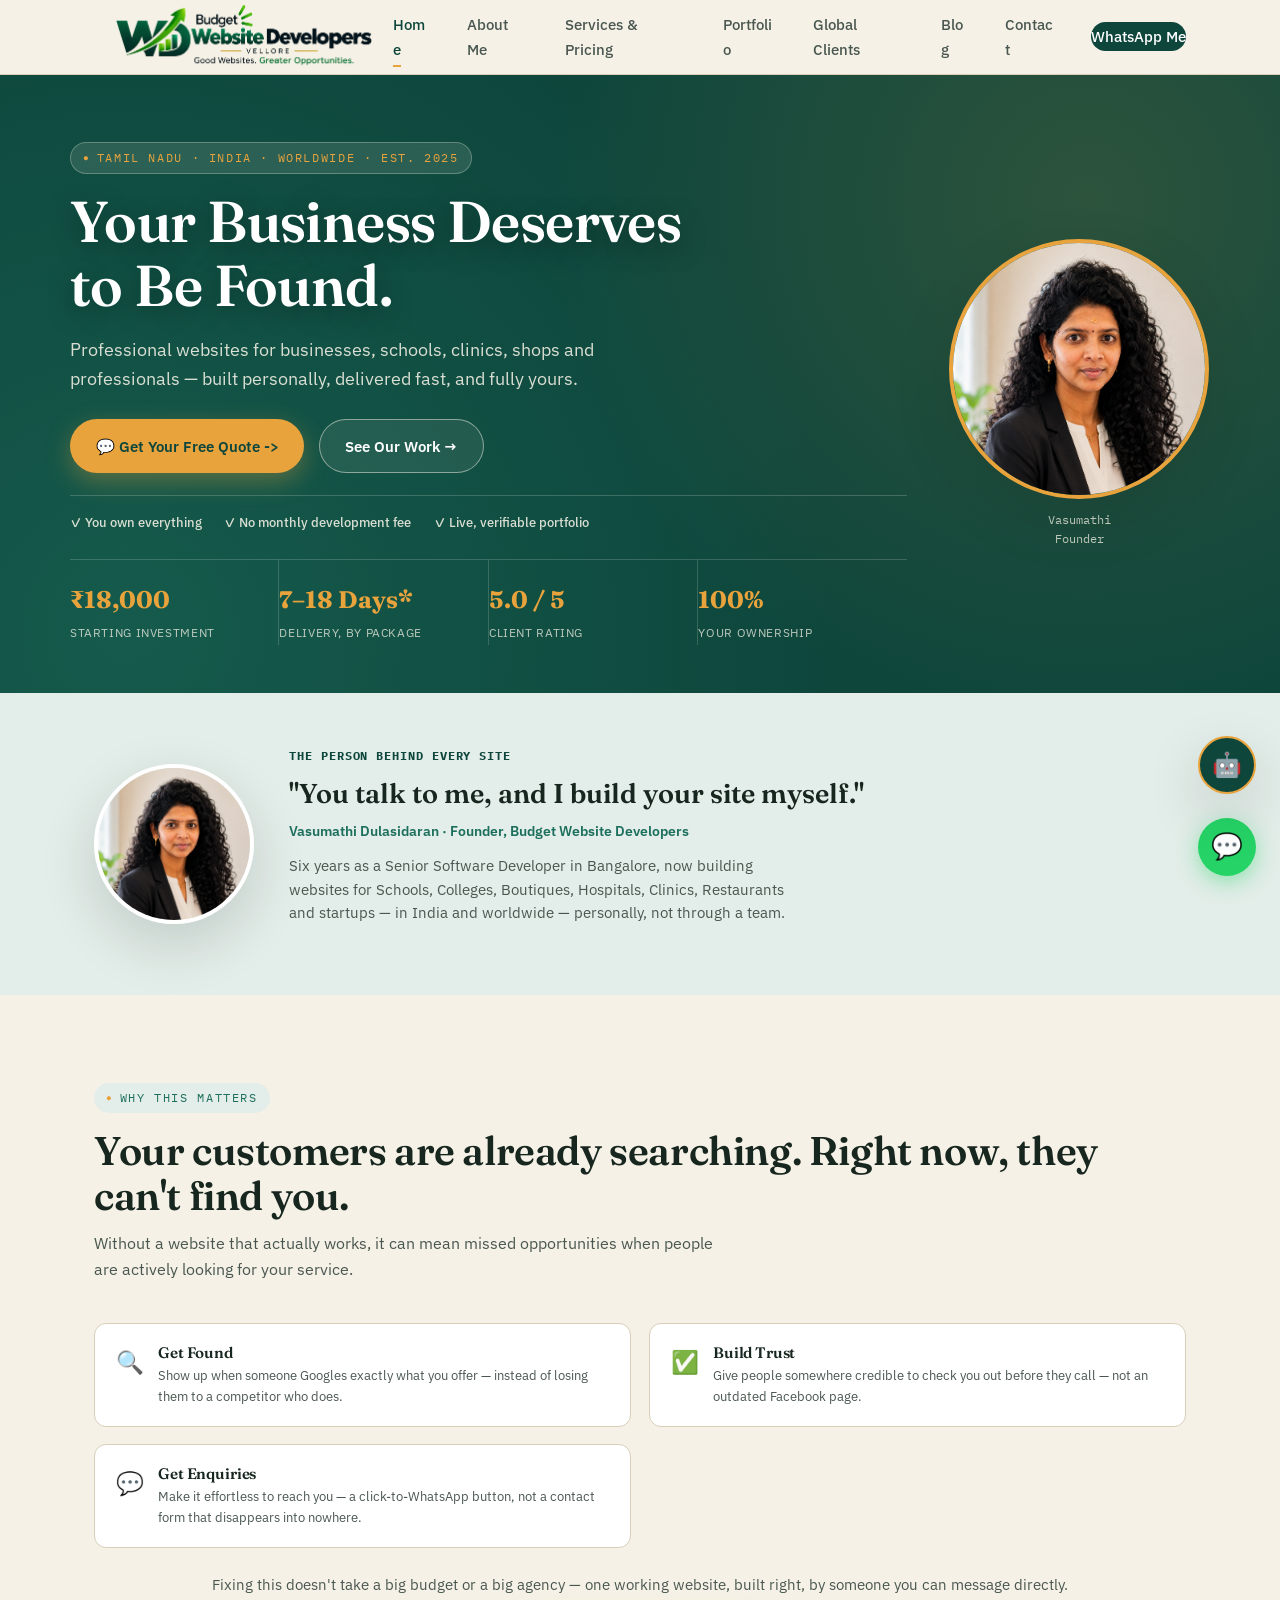
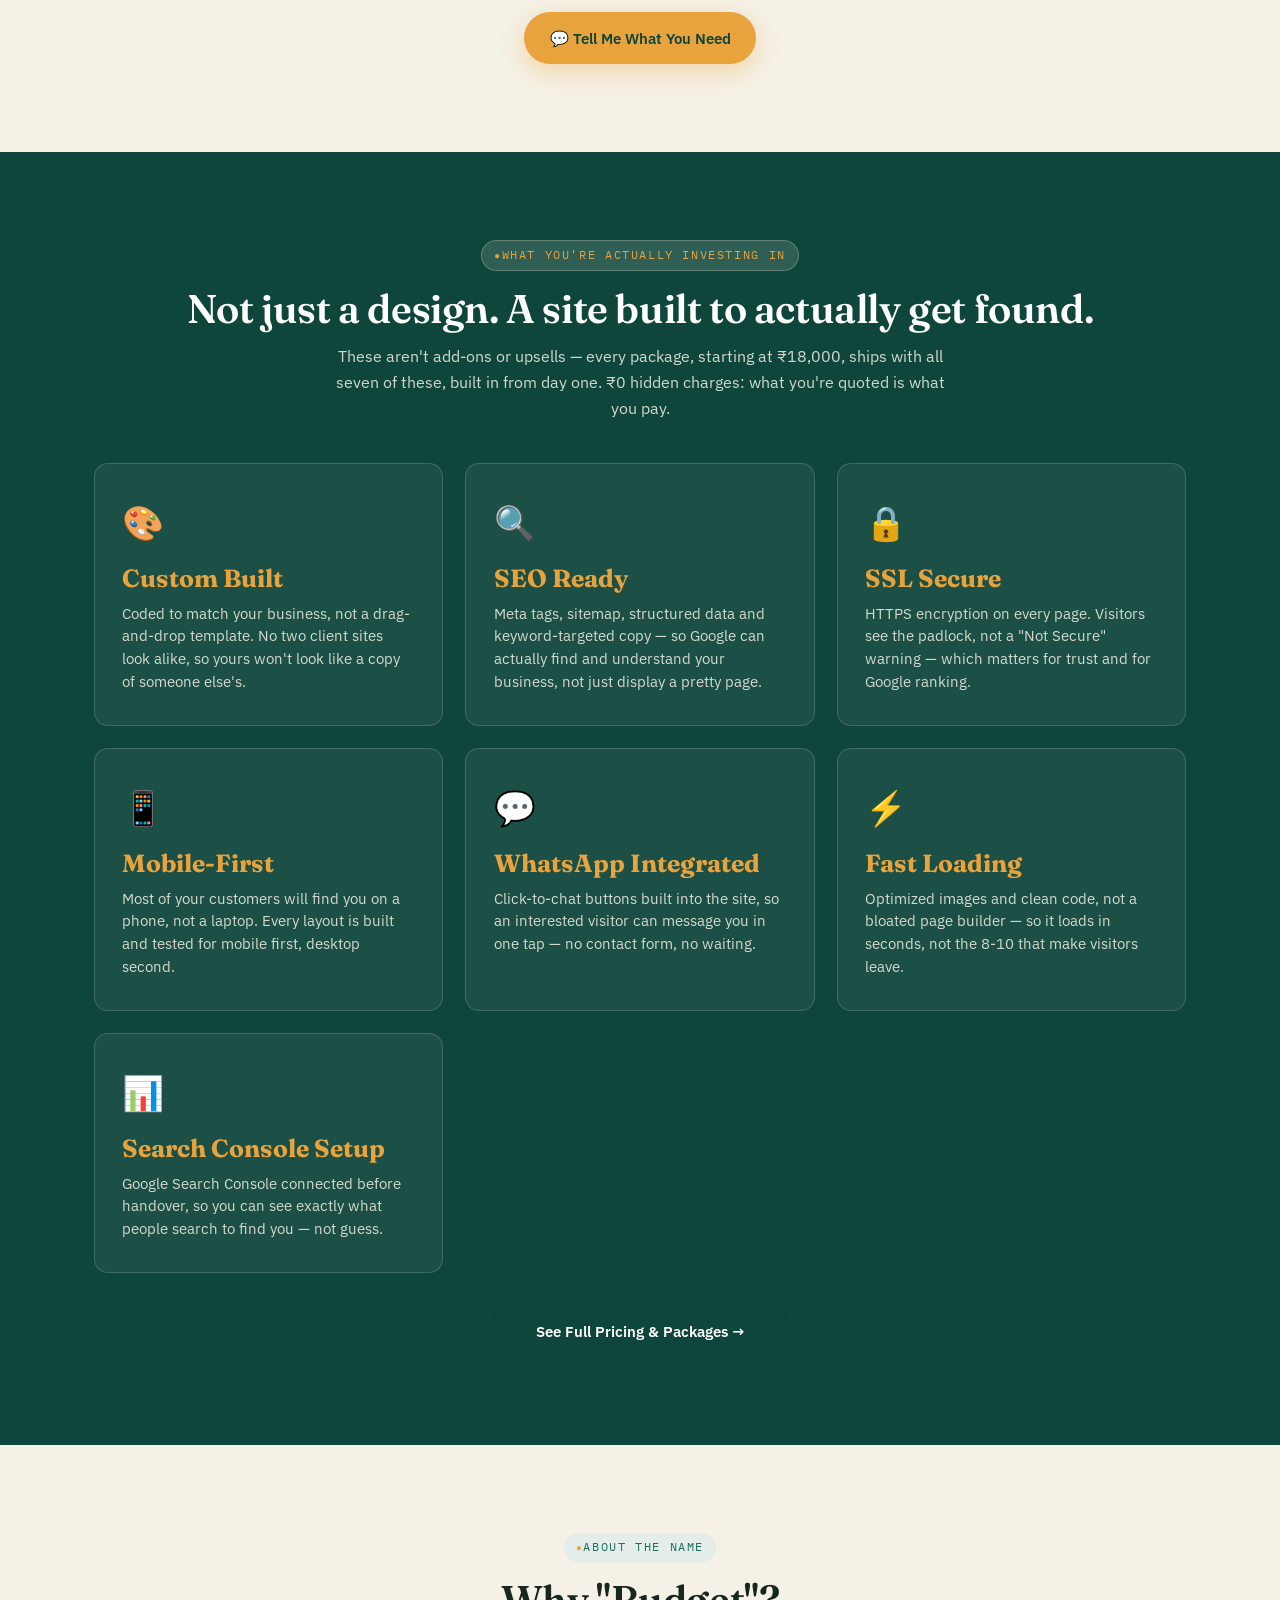
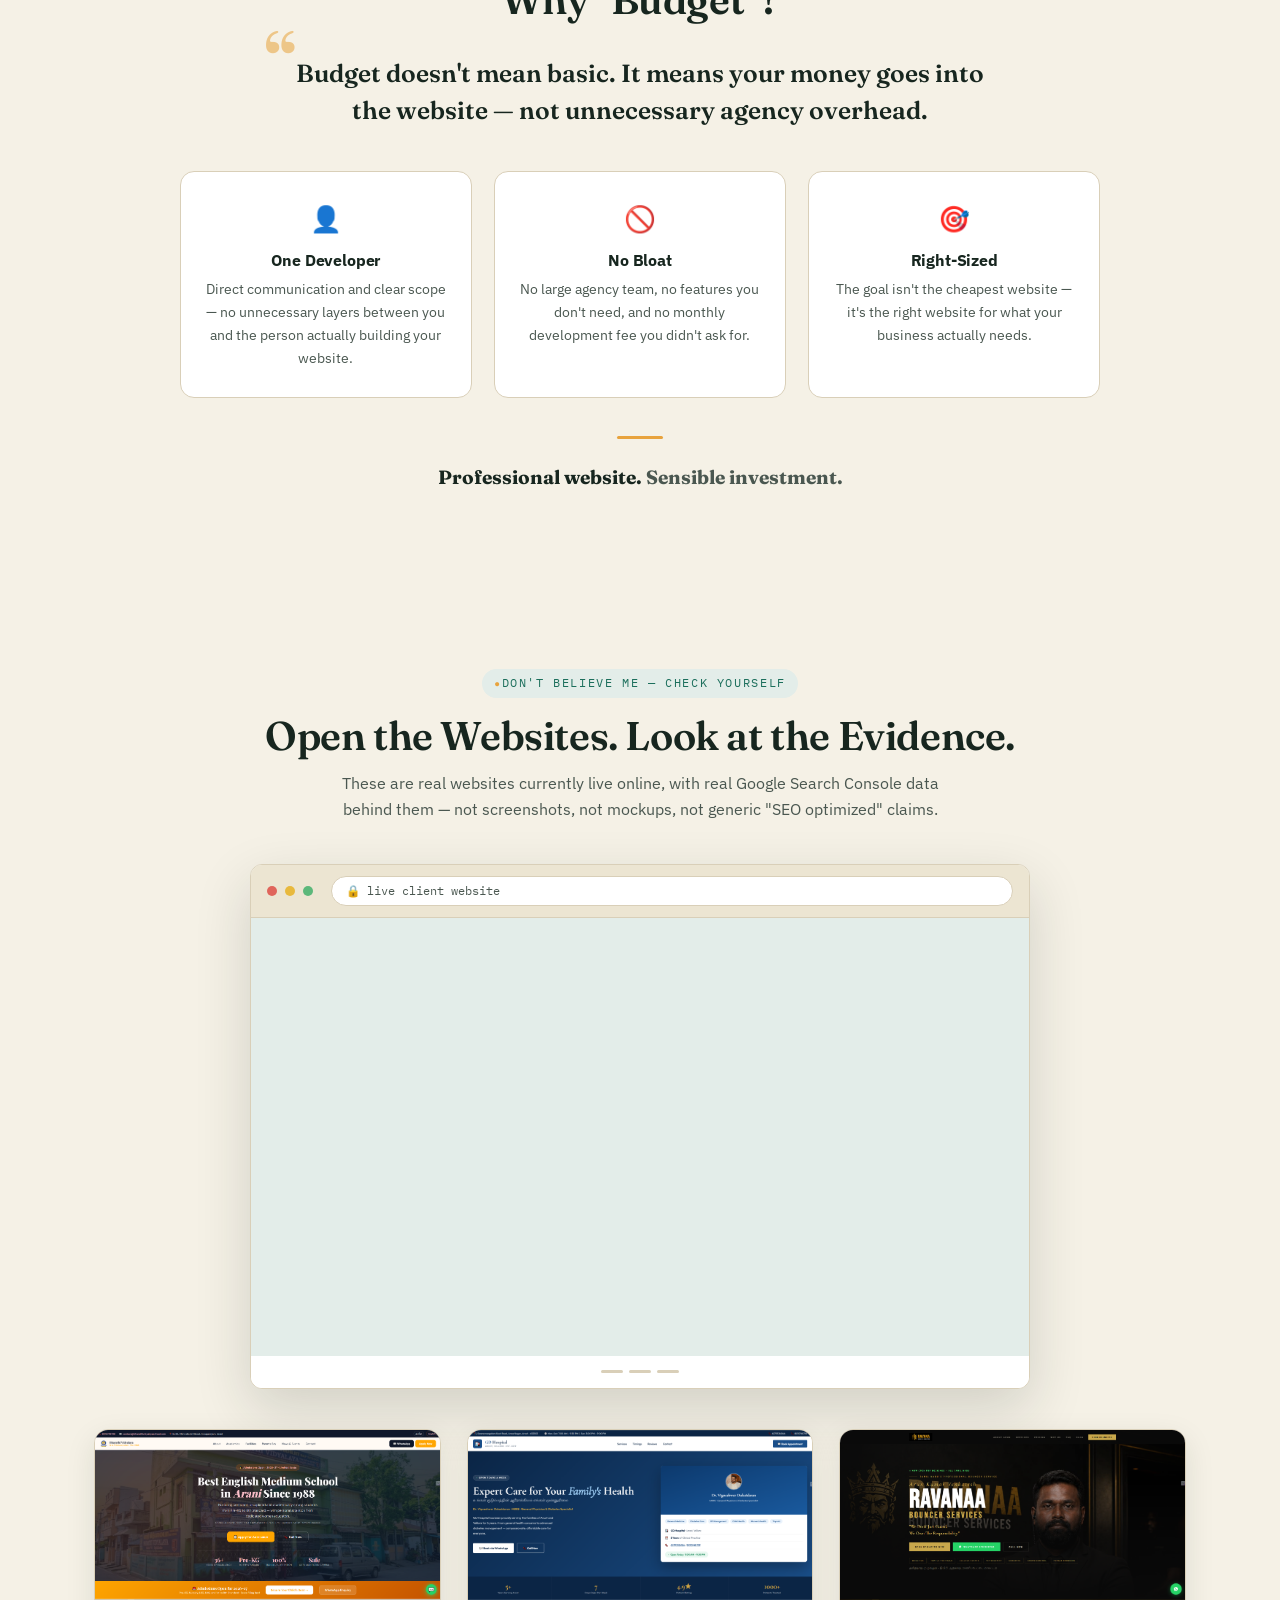
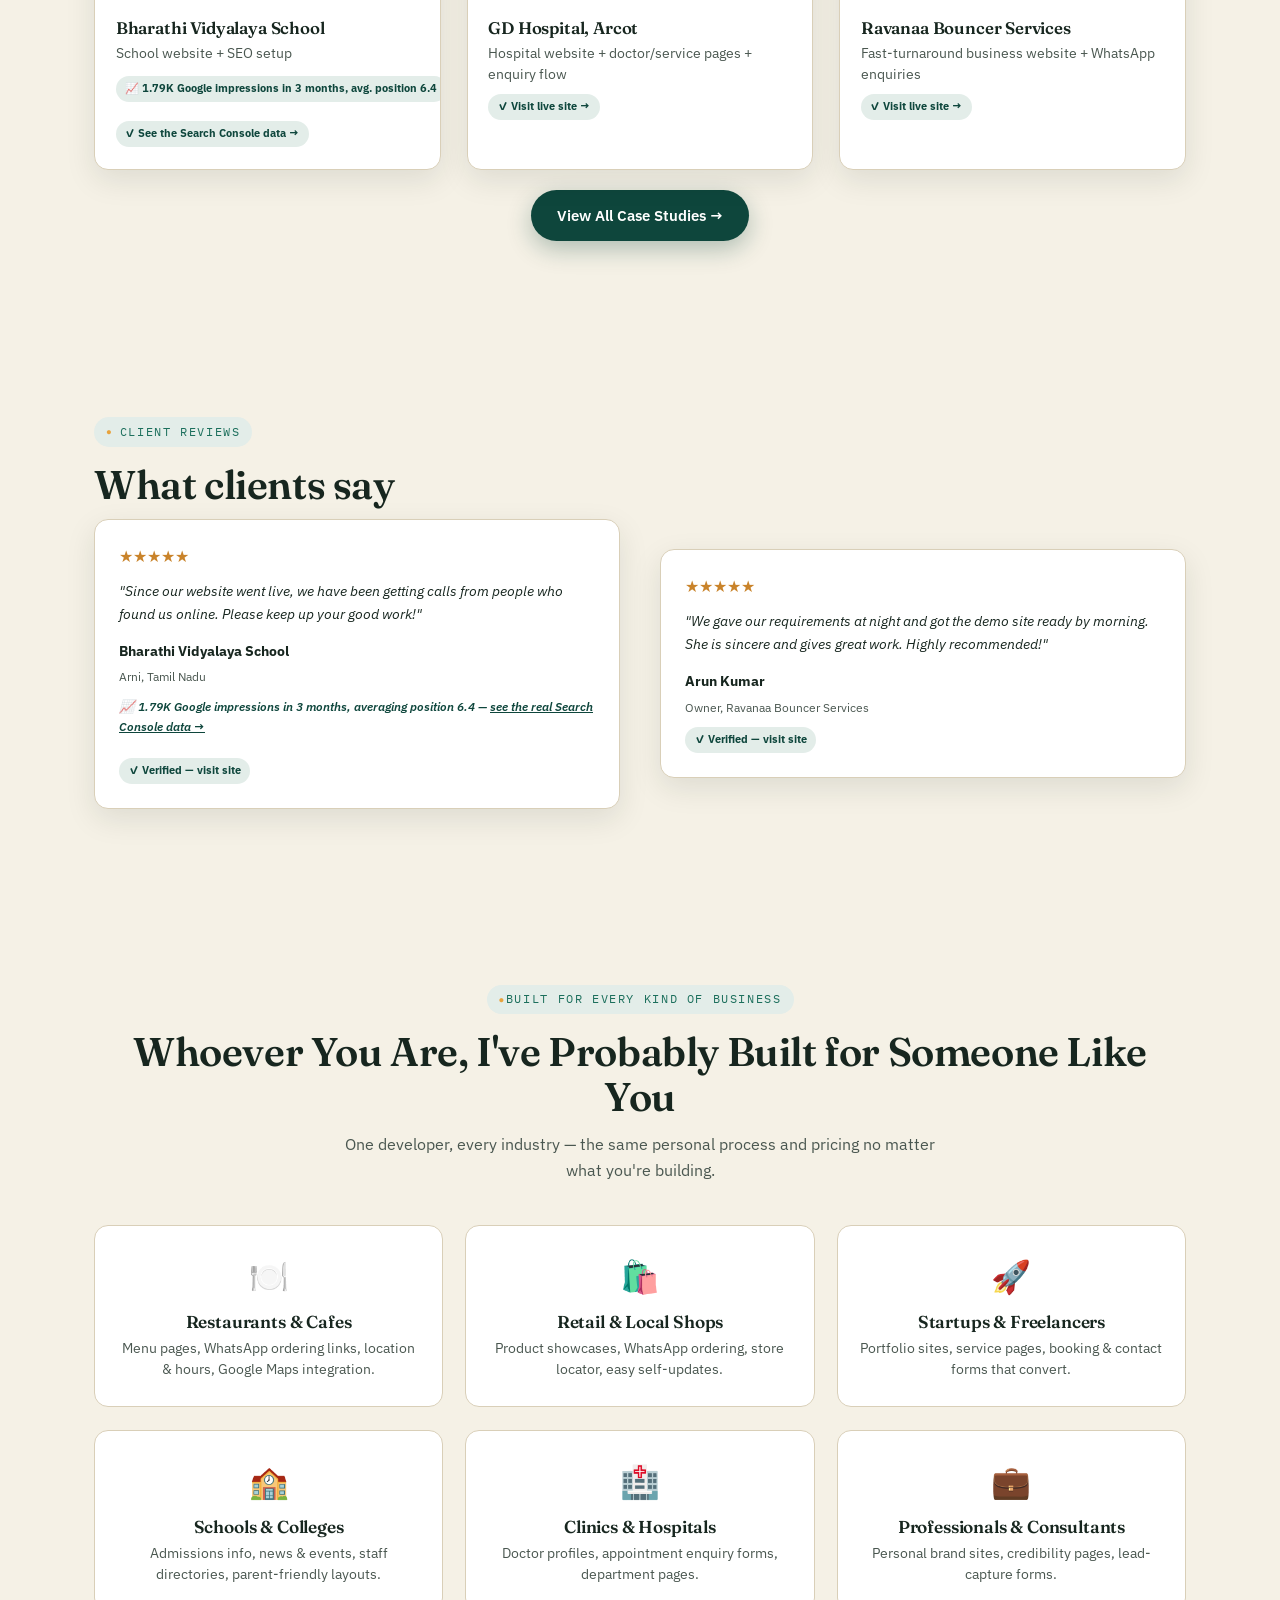
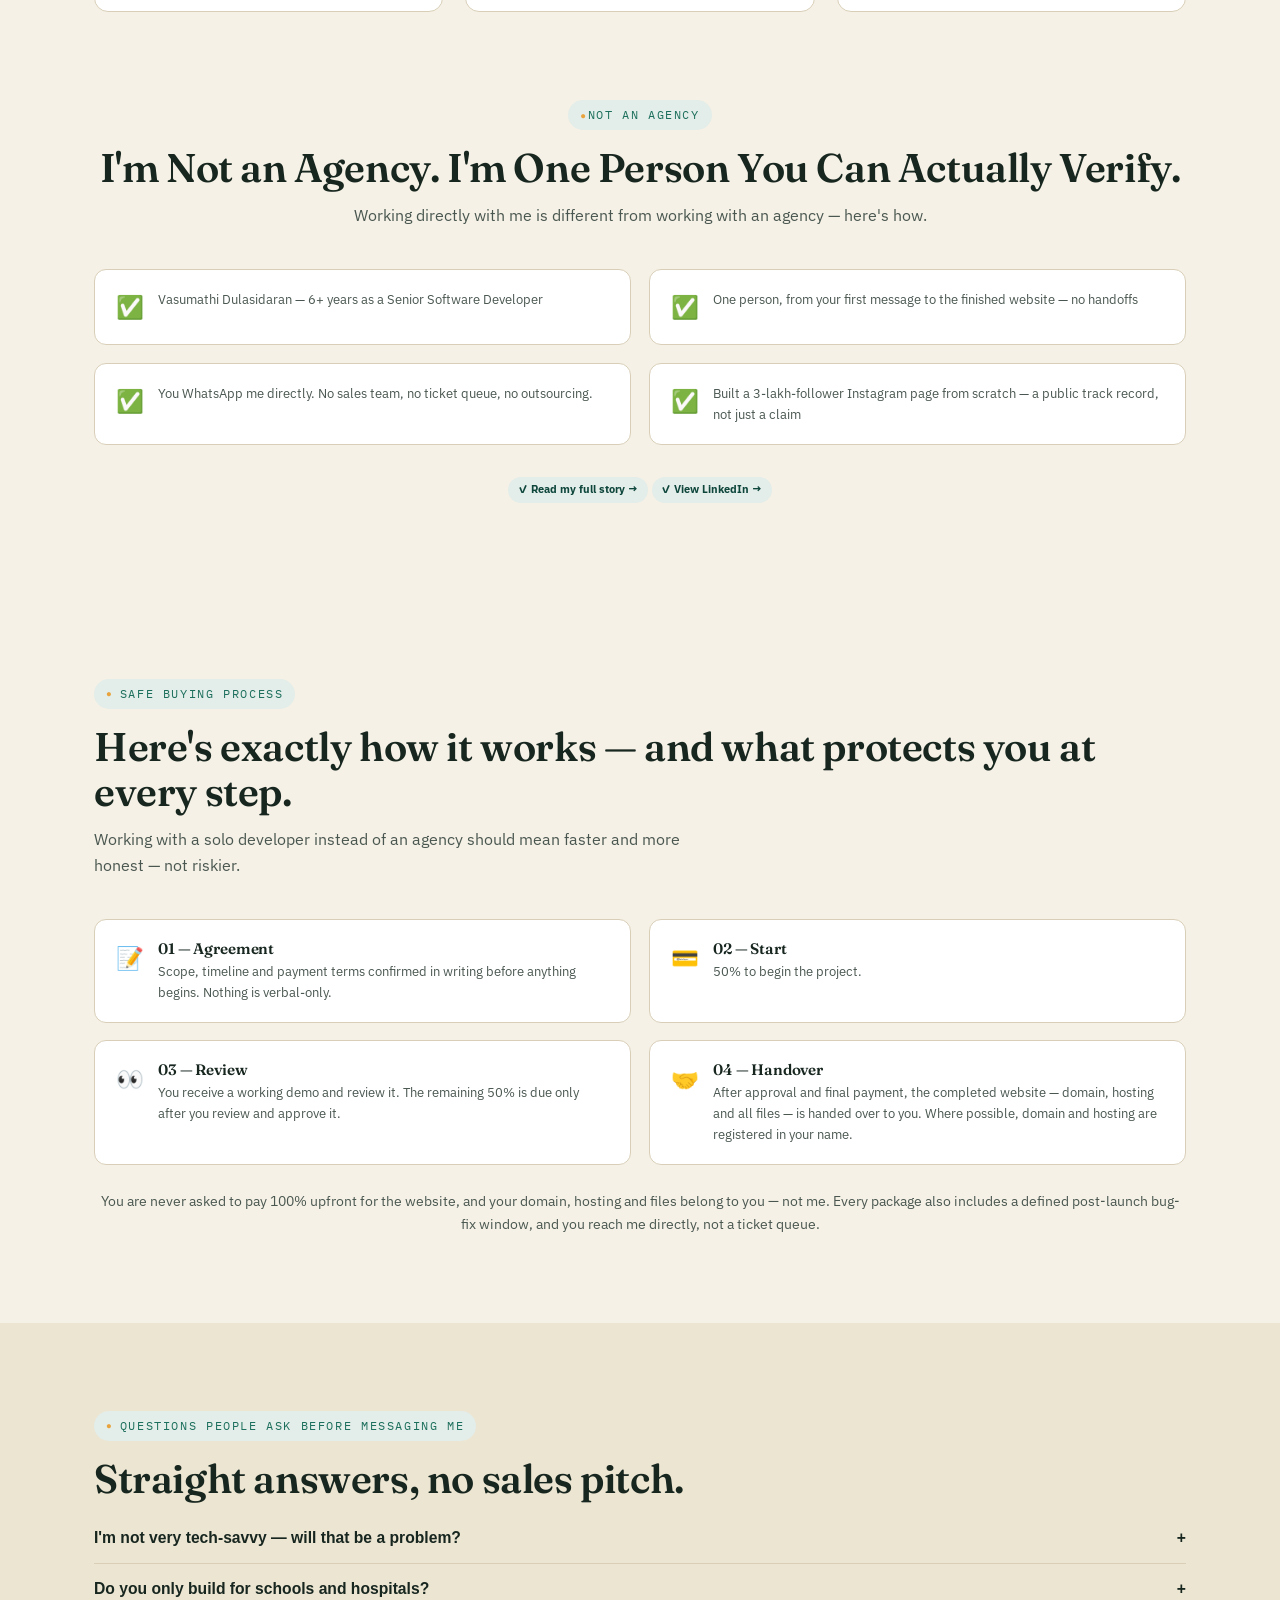
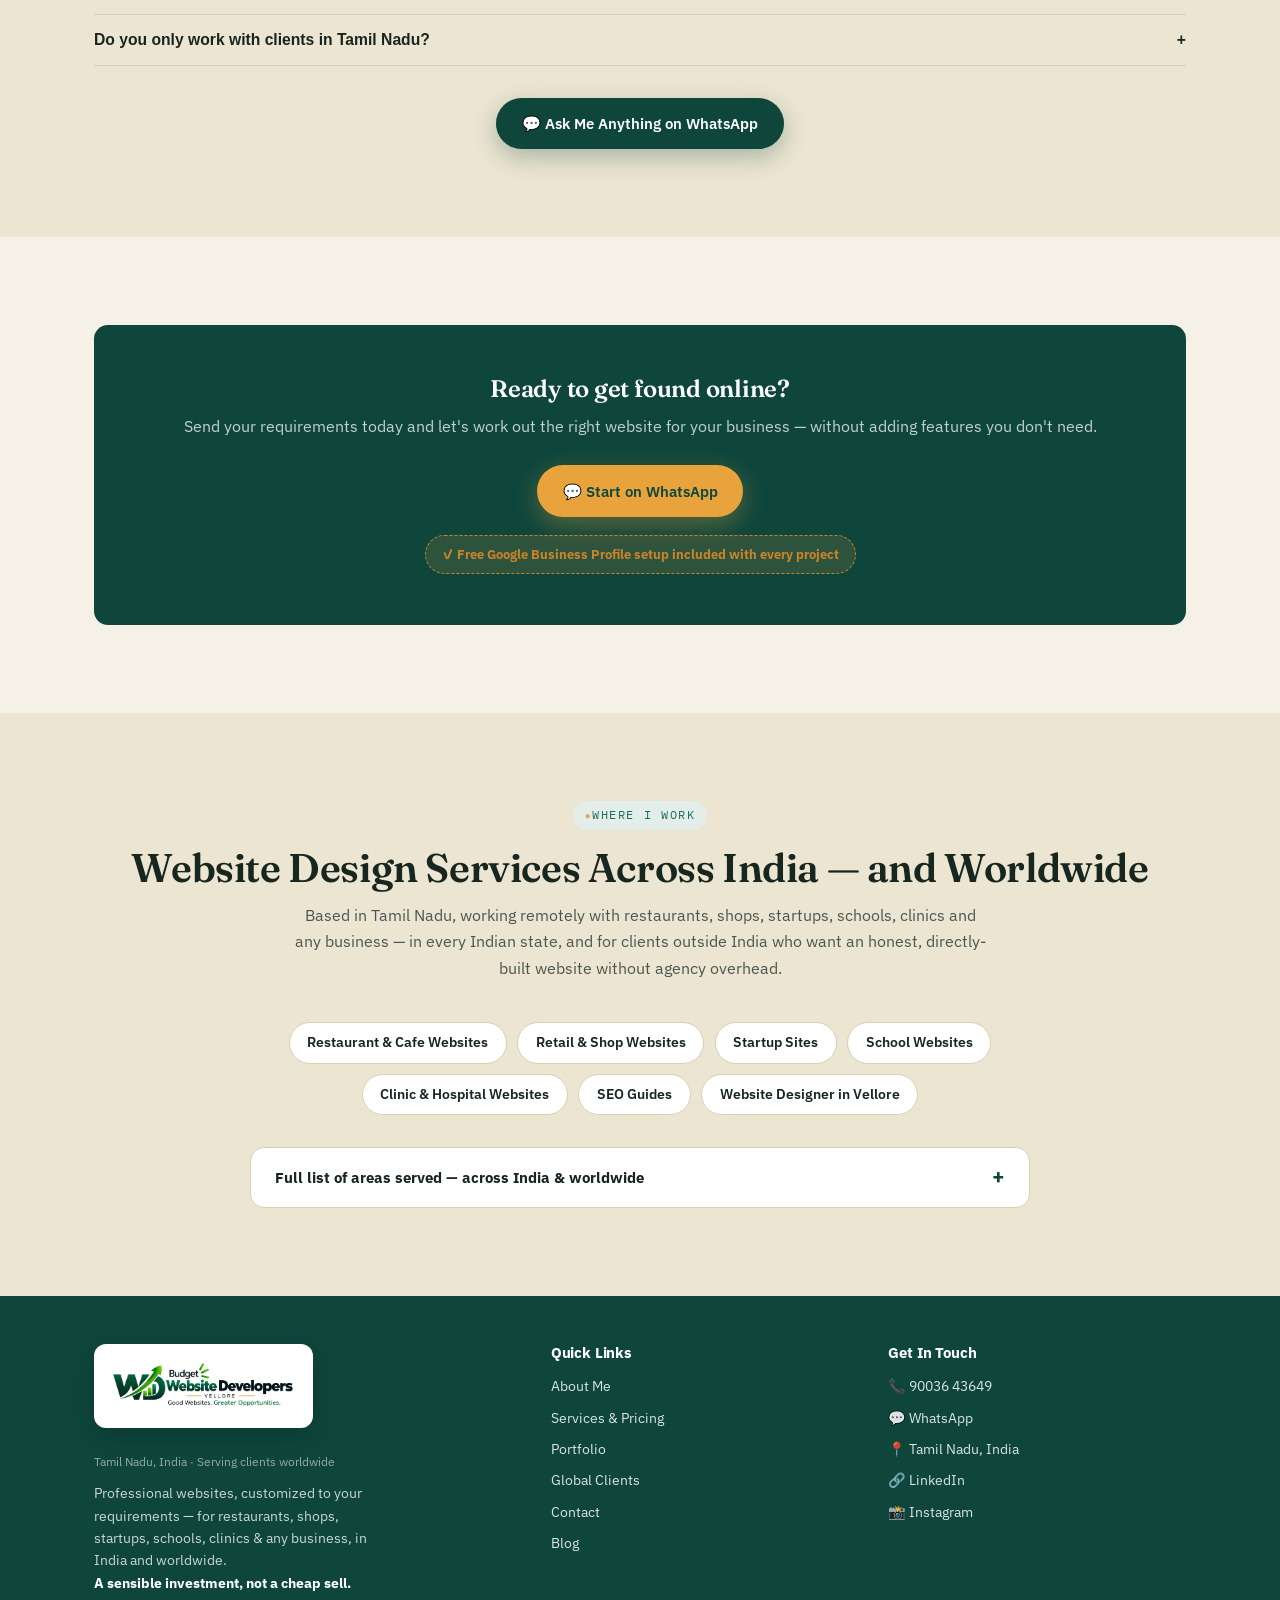
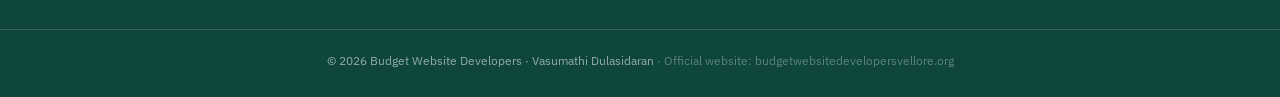
<file: index.html>
<!DOCTYPE html>
<html lang="en">
  
<head>
  <meta charset="UTF-8" />
  <meta name="viewport" content="width=device-width, initial-scale=1.0" />
  <meta name="google-site-verification" content="xr7_4LVCiftgjp5NkGRvG96FTxHsi5VYuT93rpDKlVk" />
  <link rel="canonical" href="https://budgetwebsitedevelopersvellore.org/" />
  <link rel="icon" href="images/favicon.ico" sizes="any" />
  <link rel="icon" href="images/favicon-32.png" type="image/png" sizes="32x32" />
  <link rel="icon" href="images/favicon-16.png" type="image/png" sizes="16x16" />
  <link rel="apple-touch-icon" href="images/apple-touch-icon.png" />
  <meta property="og:type" content="website" />
  <meta property="og:site_name" content="Budget Website Developers" />
  <meta property="og:title" content="Website Designer for Any Business | Budget Website Developers" />
  <meta property="og:description" content="Professional websites for businesses, schools, clinics, shops and professionals across India and worldwide. Built personally with clear pricing, direct communication and 7–18 day delivery depending on package." />
  <meta property="og:url" content="https://budgetwebsitedevelopersvellore.org/" />
  <meta property="og:image" content="https://budgetwebsitedevelopersvellore.org/images/og-share.png" />
  <meta property="og:image:width" content="1200" />
  <meta property="og:image:height" content="630" />
  <meta name="twitter:card" content="summary_large_image" />
  <meta name="twitter:title" content="Website Designer for Any Business | Budget Website Developers" />
  <meta name="twitter:description" content="Professional websites for businesses, schools, clinics, shops and professionals across India and worldwide. Built personally with clear pricing, direct communication and 7–18 day delivery depending on package." />
  <meta name="twitter:image" content="https://budgetwebsitedevelopersvellore.org/images/og-share.png" />
  <title>Website Designer for Any Business | Budget Website Developers</title>
  <meta
    name="description"
    content="Professional websites for businesses, schools, clinics, shops and professionals across India and worldwide. Built personally with clear pricing, direct communication and 7–18 day delivery depending on package."
  />
  <link rel="preconnect" href="https://fonts.googleapis.com" />
  <link
    href="https://fonts.googleapis.com/css2?family=Fraunces:opsz,wght@9..144,500;9..144,600;9..144,700&family=IBM+Plex+Sans:wght@400;500;600;700&family=IBM+Plex+Mono:wght@500;600;700&display=swap"
    rel="stylesheet"
  />
  <link rel="stylesheet" href="css/style.css" />
  <script type="application/ld+json">
  {
    "@context": "https://schema.org",
    "@graph": [
      {
        "@type": "LocalBusiness",
        "@id": "https://budgetwebsitedevelopersvellore.org/#business",
        "name": "Budget Website Developers",
        "alternateName": ["Budget Website Developers", "Budget Website Developers Vellore"],
        "description": "Professional website design for restaurants, cafes, shops, startups, schools and clinics — in India and worldwide.",
        "url": "https://budgetwebsitedevelopersvellore.org/",
        "telephone": "+919003643649",
        "founder": {
          "@type": "Person",
          "name": "Vasumathi Dulasidaran",
          "jobTitle": "Founder & Senior Web Developer",
          "sameAs": [
            "https://www.linkedin.com/in/vasumathi-dulasidaran-817b8784/",
            "https://www.instagram.com/budgetwebsitedevelopers"
          ]
        },
        "address": {
          "@type": "PostalAddress",
          "addressLocality": "Vellore",
          "addressRegion": "Tamil Nadu",
          "addressCountry": "IN"
        },
        "areaServed": [
          { "@type": "Country", "name": "India" },
          { "@type": "State", "name": "Tamil Nadu" },
          { "@type": "State", "name": "Andhra Pradesh" },
          { "@type": "State", "name": "Karnataka" },
          { "@type": "State", "name": "Kerala" },
          { "@type": "State", "name": "Telangana" },
          { "@type": "State", "name": "Maharashtra" },
          { "@type": "State", "name": "Delhi" },
          { "@type": "State", "name": "Gujarat" },
          { "@type": "State", "name": "Rajasthan" },
          { "@type": "State", "name": "Uttar Pradesh" },
          { "@type": "State", "name": "West Bengal" },
          { "@type": "State", "name": "Punjab" }
        ],
        "priceRange": "₹₹",
        "openingHours": "Mo-Sa 09:00-20:00",
        "sameAs": [
          "https://www.linkedin.com/in/vasumathi-dulasidaran-817b8784/",
          "https://www.instagram.com/budgetwebsitedevelopers"
        ],
        "aggregateRating": {
          "@type": "AggregateRating",
          "ratingValue": "5",
          "reviewCount": "2",
          "bestRating": "5"
        }
      },
      {
        "@type": "Service",
        "name": "Remote Website Design & Development",
        "provider": { "@id": "https://budgetwebsitedevelopersvellore.org/#business" },
        "areaServed": { "@type": "Place", "name": "Worldwide" },
        "description": "Custom website design and development delivered remotely for clients anywhere in the world, from an India-based developer.",
        "offers": {
          "@type": "Offer",
          "priceCurrency": "USD",
          "price": "400",
          "url": "https://budgetwebsitedevelopersvellore.org/services.html"
        }
      }
    ]
  }
  </script>
  <script type="application/ld+json">
  {
    "@context": "https://schema.org",
    "@type": "FAQPage",
    "mainEntity": [
      {
        "@type": "Question",
        "name": "Do you only build for schools and hospitals?",
        "acceptedAnswer": { "@type": "Answer", "text": "No — those are common clients, but I build for any business: restaurants, cafes, retail shops, startups, colleges, professionals. Whether you're in Tamil Nadu, anywhere else in India, or outside India entirely, this works for you." }
      },
      {
        "@type": "Question",
        "name": "How do I know this isn't a scam?",
        "acceptedAnswer": { "@type": "Answer", "text": "Every portfolio site is live and clickable, my LinkedIn is public, and you WhatsApp or call me directly — there's no call center or hidden layer between you and the person doing the work." }
      },
      {
        "@type": "Question",
        "name": "Do you only work with clients in Tamil Nadu?",
        "acceptedAnswer": { "@type": "Answer", "text": "Not anymore — everything is handled remotely over WhatsApp, call and email, so I take on clients across every state in India, and internationally too. Tamil Nadu is simply where I'm physically based." }
      }
    ]
  }
  </script>
  <style>
    /* ---------- FOUNDER PULL-QUOTE BAND ---------- */
    .founder-band { background: var(--teal-pale); padding: 3.4rem 0; }
    .founder-band-grid {
      display: grid;
      grid-template-columns: 160px 1fr;
      gap: 2.2rem;
      align-items: center;
    }
    .founder-photo img {
      width: 100%;
      aspect-ratio: 1/1;
      object-fit: cover;
      object-position: top;
      border-radius: 50%;
      border: 4px solid var(--white);
      box-shadow: var(--shadow-lg);
    }
    .founder-eyebrow {
      font-family: "IBM Plex Mono", monospace;
      font-size: 0.72rem;
      font-weight: 700;
      letter-spacing: 0.08em;
      text-transform: uppercase;
      color: var(--teal);
      margin-bottom: 0.6rem;
    }
    .founder-quote {
      font-family: "Fraunces", serif;
      font-size: clamp(1.3rem, 2.6vw, 1.7rem);
      font-weight: 600;
      color: var(--ink);
      line-height: 1.35;
      margin: 0 0 0.6rem;
    }
    .founder-byline {
      font-size: 0.85rem;
      font-weight: 600;
      color: var(--teal-l);
      margin-bottom: 0.7rem;
    }
    .founder-sub {
      font-size: 0.92rem;
      color: var(--ink-soft);
      max-width: 56ch;
      margin-bottom: 1rem;
    }
    @media (max-width: 640px) {
      .founder-band-grid { grid-template-columns: 1fr; text-align: center; justify-items: center; }
      .founder-photo img { width: 120px; }
    }

    /* ---------- HERO: text-led, small framed photo ---------- */
    .hero-big {
      position: relative;
      background: var(--teal);
      color: var(--white);
      overflow: hidden;
      padding: 4.2rem 0 3rem;
    }
    .hero-big::before {
      content: "";
      position: absolute;
      inset: 0;
      background:
        radial-gradient(circle at 85% 20%, rgba(232,163,61,0.14) 0%, transparent 45%),
        radial-gradient(circle at 10% 90%, rgba(28,111,92,0.5) 0%, transparent 55%);
      pointer-events: none;
    }
    .hero-content-grid {
      position: relative;
      z-index: 2;
      display: grid;
      grid-template-columns: 3.2fr 1fr;
      gap: 2.6rem;
      align-items: center;
    }
    .hero-photo-card {
      position: relative;
      justify-self: center;
    }
    .hero-photo-card img {
      width: 100%;
      max-width: 260px;
      aspect-ratio: 1 / 1;
      object-fit: cover;
      object-position: top;
      border-radius: 50%;
      border: 4px solid var(--marigold);
      box-shadow: var(--shadow-lg);
      display: block;
    }
    .hero-photo-caption {
      text-align: center;
      font-size: 0.75rem;
      color: rgba(245,241,230,0.75);
      margin-top: 0.7rem;
      font-family: "IBM Plex Mono", monospace;
    }
    @media (max-width: 860px) {
      .hero-content-grid {
        grid-template-columns: 1fr;
        text-align: center;
      }
      .hero-photo-card { order: -1; }
      .hero-photo-card img { max-width: 190px; }
      .hero-btns { justify-content: center; }
      .hero-trust-strip { justify-content: center; text-align: left; }
      .hero-stats-bar { text-align: left; }
    }
    .rotate-wrap {
      display: inline-block;
      position: relative;
      vertical-align: bottom;
    }
    .rotate-word {
      display: inline-block;
      color: var(--marigold);
      transition: opacity 0.35s ease, transform 0.35s ease;
    }
    .rotate-word.swap {
      opacity: 0;
      transform: translateY(8px);
    }
    .hero-trust-strip {
      display: flex;
      flex-wrap: wrap;
      gap: 0.6rem 1.4rem;
      margin: 0 0 1.6rem;
      padding-top: 1rem;
      border-top: 1px solid rgba(245,241,230,0.2);
    }
    .hero-trust-strip span {
      font-size: 0.82rem;
      color: rgba(245,241,230,0.88);
      font-weight: 500;
    }
    @media (max-width: 640px) {
      .hero-trust-strip { flex-direction: column; gap: 0.5rem; }
    }
    .hero-scrim { display: none; }
    .hero-big-content {
      position: relative;
      z-index: 2;
      width: 100%;
      padding: 0;
    }
    .hero-big .eyebrow {
      background: rgba(245,241,230,0.12);
      color: var(--marigold);
      border: 1px solid rgba(245,241,230,0.28);
      backdrop-filter: blur(6px);
    }
    .hero-big .eyebrow::before { color: var(--marigold); }
    .hero-big h1 {
      font-size: clamp(2.2rem, 5vw, 3.6rem);
      max-width: 20ch;
      color: var(--white);
      text-shadow: 0 6px 26px rgba(0,0,0,0.35);
      margin-bottom: 1.1rem;
    }
    .hero-big h1 em {
      font-style: normal;
      color: var(--marigold);
    }
    .hero-big p.lead {
      font-size: 1.12rem;
      color: rgba(245,241,230,0.88);
      max-width: 54ch;
      margin-bottom: 1.6rem;
    }
    .hero-btns {
      display: flex;
      gap: 0.9rem;
      flex-wrap: wrap;
      margin-bottom: 1.4rem;
    }
    .hero-big .btn-ghost {
      border-color: rgba(245,241,230,0.5);
      color: var(--white);
      background: rgba(245,241,230,0.08);
    }
    .hero-big .btn-ghost:hover {
      background: rgba(245,241,230,0.16);
      border-color: var(--white);
      color: var(--white);
    }
    .hero-note {
      font-size: 0.82rem;
      color: rgba(245,241,230,0.75);
      font-family: "IBM Plex Mono", monospace;
      margin-bottom: 1.8rem;
    }
    .hero-price-tag {
      display: inline-flex;
      align-items: baseline;
      gap: 0.6rem;
      background: rgba(9,28,23,0.4);
      border: 1.5px dashed var(--marigold);
      padding: 0.7rem 1.2rem;
      border-radius: 12px;
      backdrop-filter: blur(6px);
      margin-bottom: 2.2rem;
    }
    .hero-price-tag .amount {
      font-family: "Fraunces", serif;
      font-size: 1.5rem;
      font-weight: 700;
      color: var(--marigold);
    }
    .hero-price-tag .label {
      font-size: 0.75rem;
      color: rgba(245,241,230,0.8);
      text-transform: uppercase;
      letter-spacing: 0.06em;
    }
    .hero-stats-bar {
      position: relative;
      z-index: 2;
      display: flex;
      border-top: 1px solid rgba(245,241,230,0.18);
      margin-top: 1rem;
    }
    .hero-stats-bar .stat {
      flex: 1;
      padding: 1.3rem 0 0;
      border-right: 1px solid rgba(245,241,230,0.18);
    }
    .hero-stats-bar .stat:last-child { border-right: none; }
    .hero-stats-bar .stat b {
      display: block;
      font-family: "Fraunces", serif;
      font-size: 1.5rem;
      color: var(--marigold);
    }
    .hero-stats-bar .stat span {
      font-size: 0.78rem;
      color: rgba(245,241,230,0.75);
      text-transform: uppercase;
      letter-spacing: 0.05em;
    }
    @media (max-width: 720px) {
      .hero-stats-bar { flex-wrap: wrap; }
      .hero-stats-bar .stat {
        flex: 1 1 50%;
        border-right: none;
        border-bottom: 1px solid rgba(245,241,230,0.18);
        padding-bottom: 0.9rem;
      }
    }

    /* ---------- TECH FEATURES (big, highlighted) ---------- */
    .tech-section {
      background: var(--teal);
      color: var(--white);
    }
    .tech-section .eyebrow {
      background: rgba(245,241,230,0.14);
      color: var(--marigold);
      border: 1px solid rgba(245,241,230,0.24);
    }
    .tech-section .eyebrow::before { color: var(--marigold); }
    .tech-section h2 { color: var(--white); }
    .tech-section .sec-sub { color: rgba(245,241,230,0.85); }
    .tech-grid {
      display: grid;
      grid-template-columns: repeat(3, 1fr);
      gap: 1.4rem;
      margin-top: 1rem;
    }
    .tech-card {
      background: rgba(245,241,230,0.06);
      border: 1px solid rgba(245,241,230,0.16);
      border-radius: var(--radius);
      padding: 2rem 1.7rem;
      transition: transform 0.18s ease, background 0.18s ease;
    }
    .tech-card:hover {
      transform: translateY(-4px);
      background: rgba(245,241,230,0.1);
    }
    .tech-card .tech-ic {
      font-size: 2.1rem;
      margin-bottom: 0.9rem;
      display: block;
    }
    .tech-card .tech-term {
      font-family: "Fraunces", serif;
      font-weight: 700;
      font-size: 1.55rem;
      color: var(--marigold);
      margin-bottom: 0.55rem;
      line-height: 1.15;
    }
    .tech-card .tech-desc {
      font-size: 0.95rem;
      color: rgba(245,241,230,0.85);
      line-height: 1.5;
    }
    @media (max-width: 860px) {
      .tech-grid { grid-template-columns: 1fr 1fr; }
    }
    @media (max-width: 560px) {
      .tech-grid { grid-template-columns: 1fr; }
    }

    .preview-wrap {
      max-width: 780px;
      margin: 0 auto;
    }
    .browser-frame {
      background: var(--white);
      border-radius: 12px;
      border: 1px solid var(--line);
      box-shadow: var(--shadow-lg);
      overflow: hidden;
    }
    .browser-bar {
      background: var(--paper-d);
      padding: 0.7rem 1rem;
      display: flex;
      align-items: center;
      gap: 0.5rem;
      border-bottom: 1px solid var(--line);
    }
    .browser-dot {
      width: 10px;
      height: 10px;
      border-radius: 50%;
    }
    .browser-dot.r { background: #e0655b; }
    .browser-dot.y { background: #e8b93d; }
    .browser-dot.g { background: #5cb87a; }
    .browser-url {
      flex: 1;
      background: var(--white);
      border: 1px solid var(--line);
      border-radius: 20px;
      padding: 0.3rem 0.9rem;
      font-family: "IBM Plex Mono", monospace;
      font-size: 0.72rem;
      color: var(--ink-soft);
      margin-left: 0.6rem;
      overflow: hidden;
      white-space: nowrap;
    }
    .preview-stage {
      position: relative;
      aspect-ratio: 16/9;
      background: var(--teal-pale);
    }
    .preview-slide {
      position: absolute;
      inset: 0;
      opacity: 0;
      animation: slideCycle 12s infinite;
    }
    .preview-slide img {
      animation: kenBurns 12s ease-in-out infinite;
      width: 100%;
      height: 100%;
      object-fit: cover;
      object-position: top;
    }
    .preview-slide:nth-child(1) { animation-delay: 0s; }
    .preview-slide:nth-child(2) { animation-delay: 4s; }
    .preview-slide:nth-child(3) { animation-delay: 8s; }
    @keyframes slideCycle {
      0% { opacity: 0; }
      4% { opacity: 1; }
      29% { opacity: 1; }
      33% { opacity: 0; }
      100% { opacity: 0; }
    }
    .preview-caption {
      position: absolute;
      bottom: 0;
      left: 0;
      right: 0;
      background: linear-gradient(to top, rgba(14,70,60,0.85), transparent);
      color: #fff;
      padding: 1.6rem 1.2rem 0.9rem;
      font-size: 0.85rem;
      font-weight: 600;
    }
    .preview-dots {
      display: flex;
      justify-content: center;
      gap: 0.4rem;
      padding: 0.9rem;
      background: var(--white);
    }
    .preview-dots span {
      width: 22px;
      height: 3px;
      background: var(--line);
      border-radius: 3px;
      animation: dotCycle 12s infinite;
    }
    .preview-dots span:nth-child(1) { animation-delay: 0s; }
    .preview-dots span:nth-child(2) { animation-delay: 4s; }
    .preview-dots span:nth-child(3) { animation-delay: 8s; }
    @keyframes dotCycle {
      0% { background: var(--line); }
      4% { background: var(--marigold); }
      29% { background: var(--marigold); }
      33% { background: var(--line); }
      100% { background: var(--line); }
    }
    @keyframes kenBurns {
      0% { transform: scale(1); }
      50% { transform: scale(1.06); }
      100% { transform: scale(1); }
    }
    @media (prefers-reduced-motion: reduce) {
      .preview-slide { animation: none; opacity: 0; }
      .preview-slide:first-child { opacity: 1; }
      .preview-dots span { animation: none; }
      .preview-slide img { animation: none; }
    }
    .trust-strip {
      background: var(--white);
      border-top: 1px solid var(--line);
      border-bottom: 1px solid var(--line);
      padding: 2.2rem 0;
    }
    .trust-grid {
      display: grid;
      grid-template-columns: repeat(4, 1fr);
      gap: 1.5rem;
      text-align: center;
    }
    .trust-grid .n {
      font-family: "Fraunces", serif;
      font-size: 2rem;
      color: var(--teal);
      display: block;
    }
    .trust-grid .l {
      font-size: 0.8rem;
      color: var(--ink-soft);
    }
    @media (max-width: 720px) {
      .trust-grid {
        grid-template-columns: repeat(2, 1fr);
      }
    }
    .pf-teaser-card {
      overflow: hidden;
    }
    .pf-teaser-card img {
      width: 100%;
      height: 170px;
      object-fit: cover;
      object-position: top;
    }
    .pf-teaser-body {
      padding: 1.2rem 1.3rem 1.4rem;
    }
    .pf-teaser-body h4 {
      font-size: 1.05rem;
      margin-bottom: 0.3rem;
    }
    .pf-teaser-body p {
      font-size: 0.85rem;
      color: var(--ink-soft);
    }
    .t-mini {
      padding: 1.5rem;
    }
    .t-mini .stars {
      color: var(--marigold-d);
      margin-bottom: 0.6rem;
    }
    .t-mini p {
      font-size: 0.9rem;
      font-style: italic;
      margin-bottom: 0.8rem;
    }
    .t-mini strong {
      font-size: 0.85rem;
    }
    .cta-band {
      background: var(--teal);
      color: var(--white);
      text-align: center;
      border-radius: var(--radius);
      padding: 3.2rem 2rem;
    }
    .cta-band h2 {
      color: var(--white);
      margin-bottom: 0.7rem;
    }
    .cta-band p {
      color: rgba(255, 255, 255, 0.75);
      margin-bottom: 1.6rem;
    }
    .faq-item { border-bottom:1px solid var(--line); padding:1rem 0; }
    .faq-q { width:100%; text-align:left; background:none; border:none; font-weight:600; font-size:0.98rem; cursor:pointer; display:flex; justify-content:space-between; padding:0; color:var(--ink); }
    .faq-a { max-height:0; overflow:hidden; transition:max-height 0.3s ease; font-size:0.88rem; color:var(--ink-soft); }
    .faq-item.open .faq-a { max-height:220px; padding-top:0.7rem; }
  </style>
</head>
<body>
  <!-- NAV -->
  <nav class="site-nav">
    <div class="nav-inner">
      <a href="index.html" class="nav-logo"><img src="images/logo-mark.png" alt="Budget Website Developers by GD Technologies logo" class="nav-logo-mark" /></a>
      <ul class="nav-links">
        <li><a href="index.html" class="active">Home</a></li>
        <li><a href="about.html">About Me</a></li>
        <li><a href="services.html">Services &amp; Pricing</a></li>
        <li><a href="portfolio.html">Portfolio</a></li>
        <li><a href="global.html">Global Clients</a></li>
        <li><a href="blog/index.html">Blog</a></li>
        <li><a href="contact.html">Contact</a></li>
        <li><a href="https://wa.me/919003643649" target="_blank" class="nav-cta">WhatsApp Me</a></li>
      </ul>
      <button class="nav-burger" id="navBurger" aria-label="Menu"><span></span><span></span><span></span></button>
    </div>
    <div class="mobile-panel" id="mobilePanel">
      <a href="index.html">Home</a>
      <a href="about.html">About Me</a>
      <a href="services.html">Services &amp; Pricing</a>
      <a href="portfolio.html">Portfolio</a>
      <a href="global.html">Global Clients</a>
      <a href="blog/index.html">Blog</a>
      <a href="contact.html">Contact</a>
      <a href="https://wa.me/919003643649" target="_blank">WhatsApp Me →</a>
    </div>
  </nav>

  <!-- HERO -->
  <section class="hero-big">
    <div class="wrap hero-big-content">
      <div class="hero-content-grid">
        <div>
          <div class="eyebrow">Tamil Nadu · India · Worldwide · Est. 2025</div>
          <h1>Your Business Deserves <br/> to Be Found.</h1>
          <p class="lead">Professional websites for businesses, schools, clinics, shops and professionals — built personally, delivered fast, and fully yours.</p>
          <div class="hero-btns">
            <a href="https://wa.me/919003643649?text=Hi%20Vasumathi%2C%20I%20want%20a%20website%20for%20my%20business.%20Can%20we%20talk%3F" target="_blank" class="btn btn-primary">💬 Get Your Free Quote -></a>
            <a href="portfolio.html" class="btn btn-ghost">See Our Work →</a>
          </div>
          <div class="hero-trust-strip">
            <span>✓ You own everything</span>
            <span>✓ No monthly development fee</span>
            <span>✓ Live, verifiable portfolio</span>
          </div>
          <div class="hero-stats-bar">
            <div class="stat"><b>₹18,000</b><span>STARTING INVESTMENT</span></div>
            <div class="stat"><b>7–18 Days*</b><span>DELIVERY, BY PACKAGE</span></div>
            <div class="stat"><b>5.0 / 5</b><span>Client Rating</span></div>
            <div class="stat"><b>100%</b><span>YOUR OWNERSHIP</span></div>
          </div>
        </div>
        <div class="hero-photo-card">
          <img src="images/vasu.png" alt="Vasumathi Dulasidaran, founder of Budget Website Developers" />
          <div class="hero-photo-caption">Vasumathi<br>Founder</div>
        </div>
      </div>
    </div>
  </section>
<!-- WHO BUILDS IT -->
  <section class="founder-band">
    <div class="wrap founder-band-grid">
      <div class="founder-photo reveal">
        <img src="images/vasu.png" alt="Vasumathi Dulasidaran, founder of Budget Website Developers" />
      </div>
      <div class="founder-quote-wrap reveal">
        <div class="founder-eyebrow">The Person Behind Every Site</div>
        <blockquote class="founder-quote">"You talk to me, and I build your site myself."</blockquote>
        <p class="founder-byline">Vasumathi Dulasidaran · Founder, Budget Website Developers</p>
        <p class="founder-sub">Six years as a Senior Software Developer in Bangalore, now building websites for Schools, Colleges, Boutiques, Hospitals, Clinics, Restaurants and startups — in India and worldwide — personally, not through a team.</p>
      </div>
    </div>
  </section>

   <!-- WHY THIS MATTERS -->
  <section>
    <div class="wrap">
      <div class="eyebrow">Why This Matters</div>
      <h2 class="sec-title">Your customers are already searching. Right now, they can't find you.</h2>
      <p class="sec-sub">Without a website that actually works, it can mean missed opportunities when people are actively looking for your service.</p>
      <div class="trust-grid2 reveal">
        <div class="trust-card">
          <div class="ic">🔍</div>
          <div>
            <h4>Get Found</h4>
            <p>Show up when someone Googles exactly what you offer — instead of losing them to a competitor who does.</p>
          </div>
        </div>
        <div class="trust-card">
          <div class="ic">✅</div>
          <div>
            <h4>Build Trust</h4>
            <p>Give people somewhere credible to check you out before they call — not an outdated Facebook page.</p>
          </div>
        </div>
        <div class="trust-card">
          <div class="ic">💬</div>
          <div>
            <h4>Get Enquiries</h4>
            <p>Make it effortless to reach you — a click-to-WhatsApp button, not a contact form that disappears into nowhere.</p>
          </div>
        </div>
      </div>
      <p style="text-align:center;margin-top:1.5rem;color:var(--ink-soft);font-size:0.95rem">
        Fixing this doesn't take a big budget or a big agency — one working website, built right, by someone you can message directly.
      </p>
      <p style="text-align:center;margin-top:1rem">
        <a href="https://wa.me/919003643649?text=Hi%20Vasumathi%2C%20I%20want%20a%20website%20for%20my%20business.%20Can%20we%20talk%3F" target="_blank" class="btn btn-primary">💬 Tell Me What You Need</a>
      </p>
    </div>
  </section>

  <!-- INVESTMENT -->
  <section class="tech-section">
    <div class="wrap">
      <div class="eyebrow center" style="display:table;margin-left:auto;margin-right:auto">What You're Actually Investing In</div>
      <h2 class="sec-title center">Not just a design. A site built to actually get found.</h2>
      <p class="sec-sub center">These aren't add-ons or upsells — every package, starting at ₹18,000, ships with all seven of these, built in from day one. ₹0 hidden charges: what you're quoted is what you pay.</p>
      <div class="tech-grid">
        <div class="tech-card">
          <span class="tech-ic">🎨</span>
          <div class="tech-term">Custom Built</div>
          <div class="tech-desc">Coded to match your business, not a drag-and-drop template. No two client sites look alike, so yours won't look like a copy of someone else's.</div>
        </div>
        <div class="tech-card">
          <span class="tech-ic">🔍</span>
          <div class="tech-term">SEO Ready</div>
          <div class="tech-desc">Meta tags, sitemap, structured data and keyword-targeted copy — so Google can actually find and understand your business, not just display a pretty page.</div>
        </div>
        <div class="tech-card">
          <span class="tech-ic">🔒</span>
          <div class="tech-term">SSL Secure</div>
          <div class="tech-desc">HTTPS encryption on every page. Visitors see the padlock, not a "Not Secure" warning — which matters for trust and for Google ranking.</div>
        </div>
        <div class="tech-card">
          <span class="tech-ic">📱</span>
          <div class="tech-term">Mobile-First</div>
          <div class="tech-desc">Most of your customers will find you on a phone, not a laptop. Every layout is built and tested for mobile first, desktop second.</div>
        </div>
        <div class="tech-card">
          <span class="tech-ic">💬</span>
          <div class="tech-term">WhatsApp Integrated</div>
          <div class="tech-desc">Click-to-chat buttons built into the site, so an interested visitor can message you in one tap — no contact form, no waiting.</div>
        </div>
        <div class="tech-card">
          <span class="tech-ic">⚡</span>
          <div class="tech-term">Fast Loading</div>
          <div class="tech-desc">Optimized images and clean code, not a bloated page builder — so it loads in seconds, not the 8-10 that make visitors leave.</div>
        </div>
        <div class="tech-card">
          <span class="tech-ic">📊</span>
          <div class="tech-term">Search Console Setup</div>
          <div class="tech-desc">Google Search Console connected before handover, so you can see exactly what people search to find you — not guess.</div>
        </div>
      </div>
      <p style="text-align:center;margin-top:2rem">
        <a href="services.html" class="btn btn-dark">See Full Pricing &amp; Packages →</a>
      </p>
    </div>
  </section>

 

  <!-- WHY BUDGET -->
  <section>
    <div class="wrap">
      <div class="eyebrow center" style="display:table;margin-left:auto;margin-right:auto">About the Name</div>
      <h2 class="sec-title center">Why "Budget"?</h2>
      <blockquote class="wb-quote reveal">Budget doesn't mean basic. It means your money goes into the website — not unnecessary agency overhead.</blockquote>
      <div class="wb-grid reveal">
        <div class="wb-card">
          <div class="wb-ic">👤</div>
          <h4>One Developer</h4>
          <p>Direct communication and clear scope — no unnecessary layers between you and the person actually building your website.</p>
        </div>
        <div class="wb-card">
          <div class="wb-ic">🚫</div>
          <h4>No Bloat</h4>
          <p>No large agency team, no features you don't need, and no monthly development fee you didn't ask for.</p>
        </div>
        <div class="wb-card">
          <div class="wb-ic">🎯</div>
          <h4>Right-Sized</h4>
          <p>The goal isn't the cheapest website — it's the right website for what your business actually needs.</p>
        </div>
      </div>
      <div class="wb-tagline reveal"><span>Professional website.</span> Sensible investment.</div>
    </div>
  </section>
  <!-- PROOF -->
  <section>
    <div class="wrap">
      <div class="eyebrow center" style="display:table;margin-left:auto;margin-right:auto">Don't Believe Me — Check Yourself</div>
      <h2 class="sec-title center">Open the Websites. Look at the Evidence.</h2>
      <p class="sec-sub center">These are real websites currently live online, with real Google Search Console data behind them — not screenshots, not mockups, not generic "SEO optimized" claims.</p>
      <div class="preview-wrap reveal">
        <div class="browser-frame">
          <div class="browser-bar">
            <span class="browser-dot r"></span><span class="browser-dot y"></span><span class="browser-dot g"></span>
            <span class="browser-url">🔒 live client website</span>
          </div>
          <div class="preview-stage">
            <div class="preview-slide">
              <img src="images/ssswomens.png" alt="SSS College for Women live website" />
              <div class="preview-caption">SSS College for Women — ssswomenscollege.com</div>
            </div>
            <div class="preview-slide">
              <img src="images/school.PNG" alt="Bharathi Vidyalaya School live website" />
              <div class="preview-caption">Bharathi Vidyalaya School — bharathividyalayaschool.com</div>
            </div>
            <div class="preview-slide">
              <img src="images/ravanaa.PNG" alt="Ravanaa Bouncer Services live website" />
              <div class="preview-caption">Ravanaa Bouncer Services — ravanaa.org</div>
            </div>
          </div>
          <div class="preview-dots"><span></span><span></span><span></span></div>
        </div>
      </div>
      <div class="grid-3" style="margin-top:2.5rem">
        <div class="card pf-teaser-card reveal">
          <img src="images/school.PNG" alt="Bharathi Vidyalaya School website" />
          <div class="pf-teaser-body">
            <h4>Bharathi Vidyalaya School</h4>
            <p>School website + SEO setup</p>
            <div class="result-chips">
              <span class="result-chip">📈 1.79K Google impressions in 3 months, avg. position 6.4</span>
            </div>
            <a href="portfolio.html#bharathi-proof" class="verify-chip">✓ See the Search Console data →</a>
          </div>
        </div>
        <div class="card pf-teaser-card reveal">
          <img src="images/hospital.PNG" alt="GD Hospital Arcot website" />
          <div class="pf-teaser-body">
            <h4>GD Hospital, Arcot</h4>
            <p>Hospital website + doctor/service pages + enquiry flow</p>
            <a href="https://gdhospitalarcot.netlify.app" target="_blank" class="verify-chip">✓ Visit live site →</a>
          </div>
        </div>
        <div class="card pf-teaser-card reveal">
          <img src="images/ravanaa.PNG" alt="Ravanaa Bouncer Services website" />
          <div class="pf-teaser-body">
            <h4>Ravanaa Bouncer Services</h4>
            <p>Fast-turnaround business website + WhatsApp enquiries</p>
            <a href="https://ravanaa.org" target="_blank" class="verify-chip">✓ Visit live site →</a>
          </div>
        </div>
      </div>
      <p style="text-align:center;margin-top:1.2rem">
        <a href="portfolio.html" class="btn btn-dark">View All Case Studies →</a>
      </p>
    </div>
  </section>

  <!-- RESULTS -->
  <section id="reviews">
    <div class="wrap">
      <div class="eyebrow">Client Reviews</div>
      <h2 class="sec-title">What clients say</h2>
      <div class="grid-2">
        <div class="card t-mini reveal">
          <div class="stars">★★★★★</div>
          <p>"Since our website went live, we have been getting calls from people who found us online. Please keep up your good work!"</p>
          <strong>Bharathi Vidyalaya School</strong><br /><span style="font-size:0.78rem;color:var(--ink-soft)">Arni, Tamil Nadu</span>
          <p style="font-size:0.78rem;color:var(--teal);font-weight:600;margin-top:0.5rem">📈 1.79K Google impressions in 3 months, averaging position 6.4 — <a href="portfolio.html#bharathi-proof" style="color:inherit;text-decoration:underline">see the real Search Console data →</a></p>
          <div><a href="https://bharathividyalayaschool.com" target="_blank" class="verify-chip">✓ Verified — visit site</a></div>
        </div>
        <div class="card t-mini reveal">
          <div class="stars">★★★★★</div>
          <p>"We gave our requirements at night and got the demo site ready by morning. She is sincere and gives great work. Highly recommended!"</p>
          <strong>Arun Kumar</strong><br /><span style="font-size:0.78rem;color:var(--ink-soft)">Owner, Ravanaa Bouncer Services</span>
          <div><a href="https://ravanaa.org" target="_blank" class="verify-chip">✓ Verified — visit site</a></div>
        </div>
      </div>
    </div>
  </section>

  <!-- WHO I BUILD FOR -->
  <section>
    <div class="wrap">
      <div class="eyebrow center" style="display:table;margin-left:auto;margin-right:auto">Built for Every Kind of Business</div>
      <h2 class="sec-title center">Whoever You Are, I've Probably Built for Someone Like You</h2>
      <p class="sec-sub center">One developer, every industry — the same personal process and pricing no matter what you're building.</p>
      <div class="who-grid reveal">
        <div class="who-card">
          <div class="who-ic">🍽️</div>
          <h3>Restaurants &amp; Cafes</h3>
          <p>Menu pages, WhatsApp ordering links, location &amp; hours, Google Maps integration.</p>
        </div>
        <div class="who-card">
          <div class="who-ic">🛍️</div>
          <h3>Retail &amp; Local Shops</h3>
          <p>Product showcases, WhatsApp ordering, store locator, easy self-updates.</p>
        </div>
        <div class="who-card">
          <div class="who-ic">🚀</div>
          <h3>Startups &amp; Freelancers</h3>
          <p>Portfolio sites, service pages, booking &amp; contact forms that convert.</p>
        </div>
        <div class="who-card">
          <div class="who-ic">🏫</div>
          <h3>Schools &amp; Colleges</h3>
          <p>Admissions info, news &amp; events, staff directories, parent-friendly layouts.</p>
        </div>
        <div class="who-card">
          <div class="who-ic">🏥</div>
          <h3>Clinics &amp; Hospitals</h3>
          <p>Doctor profiles, appointment enquiry forms, department pages.</p>
        </div>
        <div class="who-card">
          <div class="who-ic">💼</div>
          <h3>Professionals &amp; Consultants</h3>
          <p>Personal brand sites, credibility pages, lead-capture forms.</p>
        </div>
      </div>
    </div>
  </section>

  
  <section style="padding-top:0">
    <div class="wrap">
      <div class="eyebrow center" style="display:table;margin-left:auto;margin-right:auto">Not an Agency</div>
      <h2 class="sec-title center">I'm Not an Agency. I'm One Person You Can Actually Verify.</h2>
      <p class="sec-sub center">Working directly with me is different from working with an agency — here's how.</p>
      <div class="trust-grid2 reveal">
        <div class="trust-card">
          <div class="ic">✅</div>
          <div><p>Vasumathi Dulasidaran — 6+ years as a Senior Software Developer</p></div>
        </div>
        <div class="trust-card">
          <div class="ic">✅</div>
          <div><p>One person, from your first message to the finished website — no handoffs</p></div>
        </div>
        <div class="trust-card">
          <div class="ic">✅</div>
          <div><p>You WhatsApp me directly. No sales team, no ticket queue, no outsourcing.</p></div>
        </div>
        <div class="trust-card">
          <div class="ic">✅</div>
          <div><p>Built a 3-lakh-follower Instagram page from scratch — a public track record, not just a claim</p></div>
        </div>
      </div>
      <p style="text-align:center;margin-top:1.5rem">
        <a href="about.html" class="verify-chip">✓ Read my full story →</a>
        <a href="https://www.linkedin.com/in/vasumathi-dulasidaran-817b8784/" target="_blank" class="verify-chip">✓ View LinkedIn →</a>
      </p>
    </div>
  </section>

  

  <!-- SAFE BUYING PROCESS -->
  <section>
    <div class="wrap">
      <div class="eyebrow">Safe Buying Process</div>
      <h2 class="sec-title">Here's exactly how it works — and what protects you at every step.</h2>
      <p class="sec-sub">Working with a solo developer instead of an agency should mean faster and more honest — not riskier.</p>
      <div class="trust-grid2 reveal">
        <div class="trust-card">
          <div class="ic">📝</div>
          <div>
            <h4>01 — Agreement</h4>
            <p>Scope, timeline and payment terms confirmed in writing before anything begins. Nothing is verbal-only.</p>
          </div>
        </div>
        <div class="trust-card">
          <div class="ic">💳</div>
          <div>
            <h4>02 — Start</h4>
            <p>50% to begin the project.</p>
          </div>
        </div>
        <div class="trust-card">
          <div class="ic">👀</div>
          <div>
            <h4>03 — Review</h4>
            <p>You receive a working demo and review it. The remaining 50% is due only after you review and approve it.</p>
          </div>
        </div>
        <div class="trust-card">
          <div class="ic">🤝</div>
          <div>
            <h4>04 — Handover</h4>
            <p>After approval and final payment, the completed website — domain, hosting and all files — is handed over to you. Where possible, domain and hosting are registered in your name.</p>
          </div>
        </div>
      </div>
      <p style="text-align:center;margin-top:1.5rem;color:var(--ink-soft);font-size:0.9rem">
        You are never asked to pay 100% upfront for the website, and your domain, hosting and files belong to you — not me. Every package also includes a defined post-launch bug-fix window, and you reach me directly, not a ticket queue.
      </p>
    </div>
  </section>

  <!-- FAQ -->
  <section style="background:var(--paper-d)">
    <div class="wrap">
      <div class="eyebrow">Questions People Ask Before Messaging Me</div>
      <h2 class="sec-title">Straight answers, no sales pitch.</h2>
      <div class="faq-item">
        <button class="faq-q">I'm not very tech-savvy — will that be a problem? <span>+</span></button>
        <div class="faq-a">Not at all. You send me your content on WhatsApp in plain language — I handle everything technical. Most clients never touch a hosting dashboard or a line of code.</div>
      </div>
      <div class="faq-item">
        <button class="faq-q">Do you only build for schools and hospitals? <span>+</span></button>
        <div class="faq-a">No — those are common clients, but I build for any business: restaurants, cafes, retail shops, startups, colleges, professionals. Whether you're in Tamil Nadu, anywhere else in India, or outside India entirely, this works for you.</div>
      </div>
      <div class="faq-item">
        <button class="faq-q">Do you only work with clients in Tamil Nadu? <span>+</span></button>
        <div class="faq-a">Not anymore — everything is handled remotely over WhatsApp, call and email, so I take on clients across every state in India, and internationally too. Tamil Nadu is simply where I'm physically based.</div>
      </div>
      <p style="text-align:center;margin-top:2rem">
        <a href="https://wa.me/919003643649?text=Hi%20Vasumathi%2C%20I%20have%20a%20question%20before%20I%20get%20started." target="_blank" class="btn btn-dark">💬 Ask Me Anything on WhatsApp</a>
      </p>
    </div>
  </section>

  <!-- FINAL CTA -->
  <section>
    <div class="wrap">
      <div class="cta-band reveal">
        <h2>Ready to get found online?</h2>
        <p>Send your requirements today and let's work out the right website for your business — without adding features you don't need.</p>
        <a href="https://wa.me/919003643649?text=Hi%20Vasumathi%2C%20I%20want%20a%20website%20for%20my%20business.%20Can%20we%20talk%3F" target="_blank" class="btn btn-primary">💬 Start on WhatsApp</a>
        <div><span class="urgency-note">✓ Free Google Business Profile setup included with every project</span></div>
      </div>
    </div>
  </section>

  <!-- SEO / SERVICE AREAS -->
  <section style="background:var(--paper-d)">
    <div class="wrap">
      <div class="eyebrow center" style="display:table;margin-left:auto;margin-right:auto">Where I Work</div>
      <h2 class="sec-title center">Website Design Services Across India — and Worldwide</h2>
      <p class="sec-sub center" style="max-width:700px;margin-left:auto;margin-right:auto">Based in Tamil Nadu, working remotely with restaurants, shops, startups, schools, clinics and any business — in every Indian state, and for clients outside India who want an honest, directly-built website without agency overhead.</p>

      <div class="service-tags reveal">
        <a href="services.html" class="service-tag">Restaurant &amp; Cafe Websites</a>
        <a href="services.html" class="service-tag">Retail &amp; Shop Websites</a>
        <a href="services.html" class="service-tag">Startup Sites</a>
        <a href="services.html" class="service-tag">School Websites</a>
        <a href="services.html" class="service-tag">Clinic &amp; Hospital Websites</a>
        <a href="blog/index.html" class="service-tag">SEO Guides</a>
        <a href="contact.html" class="service-tag">Website Designer in Vellore</a>
      </div>

      <details class="area-details reveal">
        <summary>Full list of areas served — across India &amp; worldwide</summary>
        <p>Since everything runs over WhatsApp, call and email, location has never really mattered. I've worked with clients across Tamil Nadu, Karnataka, Andhra Pradesh, Telangana and Kerala in the south; Delhi NCR, Punjab, Uttar Pradesh, Rajasthan and Haryana in the north; Maharashtra and Gujarat in the west; and West Bengal, Odisha, Bihar, Jharkhand, Madhya Pradesh, Assam, Chhattisgarh, Uttarakhand, Himachal Pradesh, Goa, Jammu &amp; Kashmir, Chandigarh and Puducherry — really, anywhere in India.</p>
        <p>Outside India, I've worked with clients in the USA, UK, Canada, the UAE and wider Gulf, Australia and Singapore. The process is the same wherever you're based — WhatsApp, video calls, and a live demo link to review before you pay a rupee more.</p>
      </details>
    </div>
  </section>


  <!-- FOOTER -->
  <footer>
    <div class="wrap footer-grid">
      <div>
        <div class="footer-logo-badge"><img src="images/logo-mark.png" alt="Budget Website Developers, Vellore — logo" /></div>
        <div class="footer-legal-name">Tamil Nadu, India &middot; Serving clients worldwide</div>
        <p class="footer-tagline">Professional websites, customized to your requirements — for restaurants, shops, startups, schools, clinics &amp; any business, in India and worldwide.<br /><strong>A sensible investment, not a cheap sell.</strong></p>
      </div>
      <div>
        <h4>Quick Links</h4>
        <ul>
          <li><a href="about.html">About Me</a></li>
          <li><a href="services.html">Services &amp; Pricing</a></li>
          <li><a href="portfolio.html">Portfolio</a></li>
          <li><a href="global.html">Global Clients</a></li>
          <li><a href="contact.html">Contact</a></li>
          <li><a href="blog/index.html">Blog</a></li>
        </ul>
      </div>
      <div>
        <h4>Get In Touch</h4>
        <ul>
          <li><a href="tel:+919003643649">📞 90036 43649</a></li>
          <li><a href="https://wa.me/919003643649" target="_blank">💬 WhatsApp</a></li>
          <li>📍 Tamil Nadu, India</li>
          <li><a href="https://www.linkedin.com/in/vasumathi-dulasidaran-817b8784/" target="_blank">🔗 LinkedIn</a></li>
          <li><a href="https://www.instagram.com/budgetwebsitedevelopers" target="_blank">📸 Instagram</a></li>
        </ul>
      </div>
    </div>
    <div class="footer-bottom">© 2026 Budget Website Developers · Vasumathi Dulasidaran <span style="opacity:0.6">· Official website: budgetwebsitedevelopersvellore.org</span></div>
  </footer>

  <a href="https://wa.me/919003643649?text=Hi%20Vasumathi%2C%20I%20am%20interested%20in%20a%20website%20for%20my%20business." class="wa-float" target="_blank" aria-label="WhatsApp">💬</a>

  <button class="bot-float" id="botToggle" aria-label="Chat with assistant">🤖</button>
  <div class="bot-panel" id="botPanel">
    <div class="bot-head">Quick Questions?<span class="sub">Instant answers, automated</span><button class="bot-close" id="botClose" aria-label="Close chat">✕</button></div>
    <div class="bot-body" id="botBody">
      <div class="bot-msg bot">Hi! I'm the site assistant for Budget Website Developers 👋 Ask me about pricing, delivery time, or what's included.</div>
    </div>
    <div class="bot-quick" id="botQuick">
      <button class="bot-chip" data-q="pricing">💰 Pricing</button>
      <button class="bot-chip" data-q="delivery">⏱️ Delivery time</button>
      <button class="bot-chip" data-q="process">🛠️ How it works</button>
      <button class="bot-chip" data-q="payment">💳 Payment terms</button>
      <button class="bot-chip" data-q="talk">📞 Talk to Vasu</button>
    </div>
  </div>

  <script src="js/main.js"></script>
  <!-- Mobile Sticky Call/WhatsApp Bar -->
  <div class="mobile-cta-bar">
    <a href="tel:+919003643649" class="mcta-btn mcta-call">📞 Call Now</a>
    <a href="https://wa.me/919003643649?text=Hi%20Vasumathi%2C%20I%20want%20a%20website%20for%20my%20business." target="_blank" class="mcta-btn mcta-wa">💬 WhatsApp</a>
  </div>
</body>
</html>
</file>
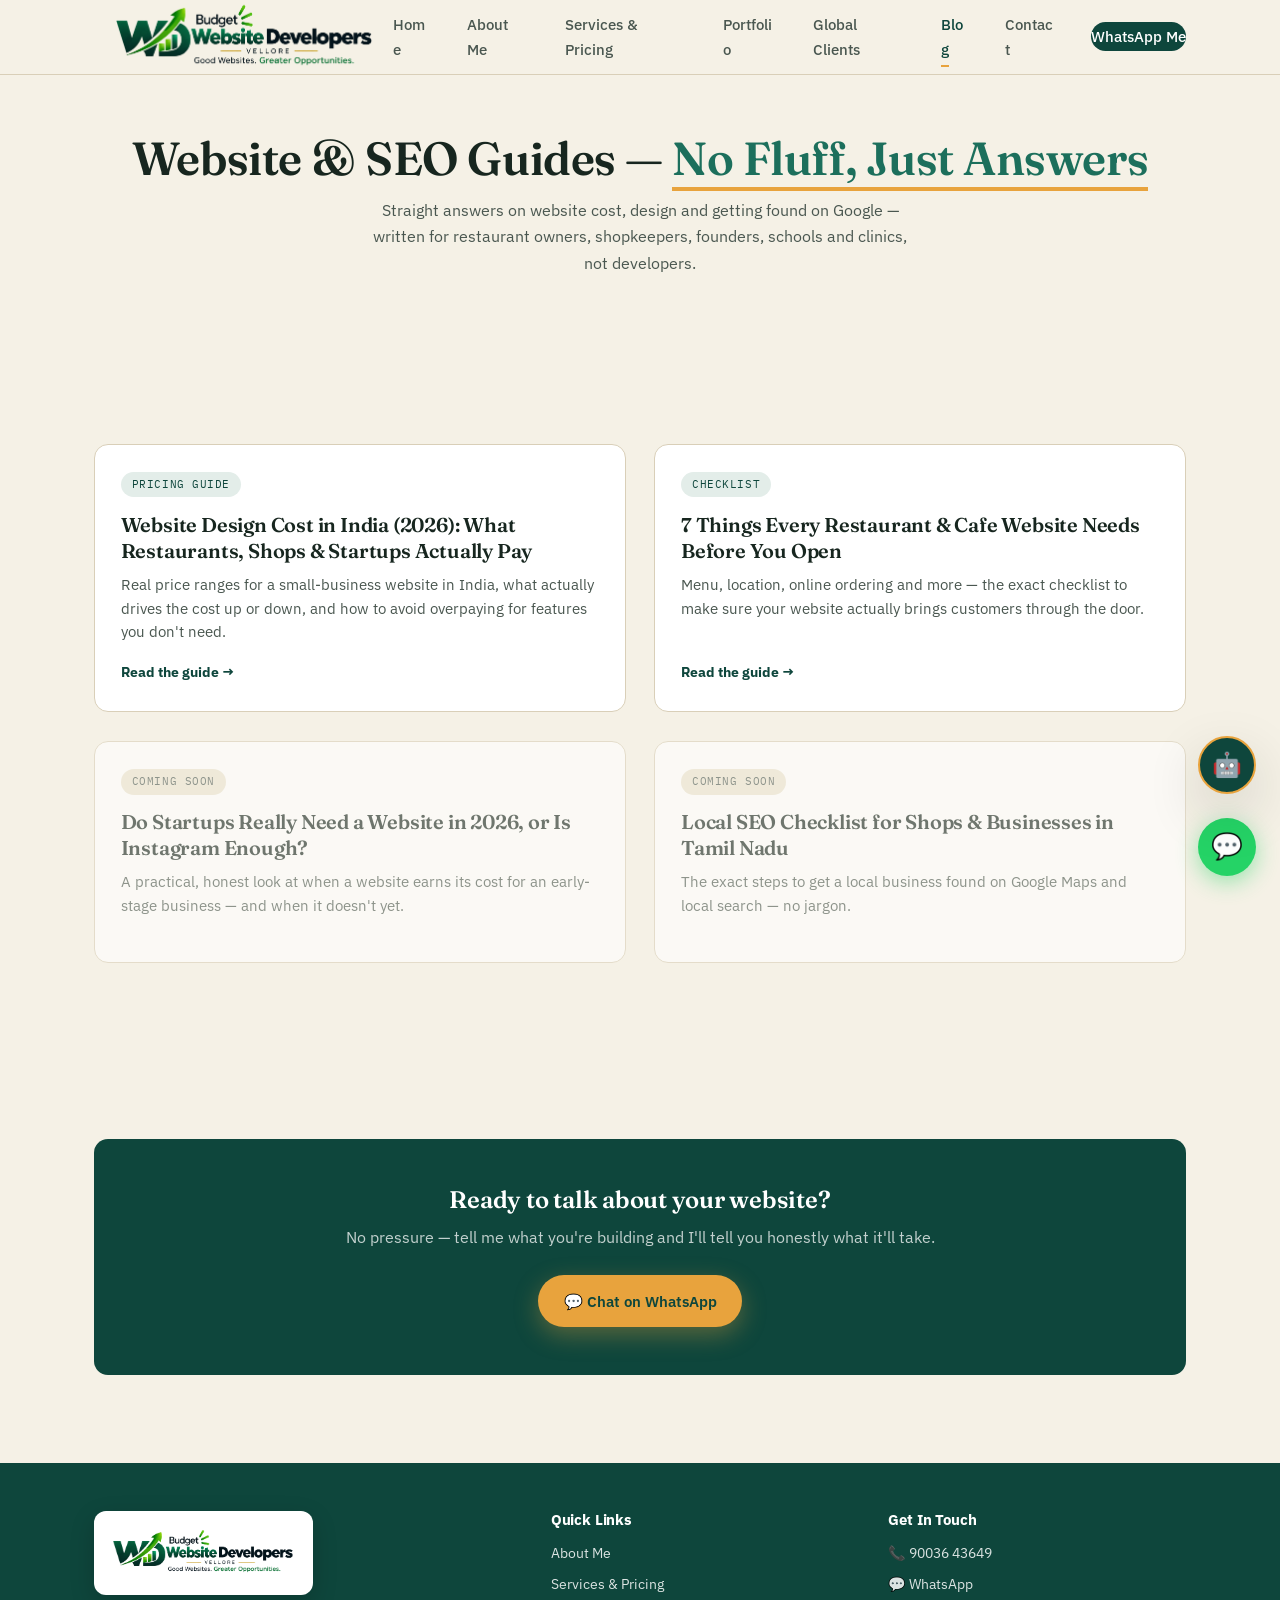
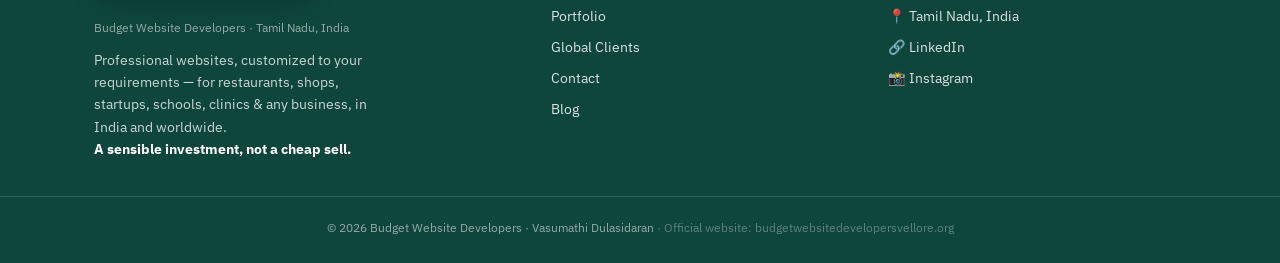
<file: blog/index.html>
<!DOCTYPE html>
<html lang="en">
<head>
  <meta charset="UTF-8" />
  <meta name="viewport" content="width=device-width, initial-scale=1.0" />
  <meta name="google-site-verification" content="xr7_4LVCiftgjp5NkGRvG96FTxHsi5VYuT93rpDKlVk" />
  <link rel="canonical" href="https://budgetwebsitedevelopersvellore.org/blog/index.html" />
  <link rel="icon" href="../images/favicon.ico" sizes="any" />
  <link rel="icon" href="../images/favicon-32.png" type="image/png" sizes="32x32" />
  <link rel="icon" href="../images/favicon-16.png" type="image/png" sizes="16x16" />
  <link rel="apple-touch-icon" href="../images/apple-touch-icon.png" />
  <meta property="og:type" content="article" />
  <meta property="og:site_name" content="Budget Website Developers" />
  <meta property="og:title" content="Website Design & SEO Blog | Budget Website Developers" />
  <meta property="og:description" content="Practical, no-fluff guides on website cost, design and SEO for restaurants, cafes, shops, startups, schools &amp; clinics in India and worldwide." />
  <meta property="og:url" content="https://budgetwebsitedevelopersvellore.org/blog/index.html" />
  <meta property="og:image" content="https://budgetwebsitedevelopersvellore.org/images/og-share.png" />
  <meta property="og:image:width" content="1200" />
  <meta property="og:image:height" content="630" />
  <meta name="twitter:card" content="summary_large_image" />
  <meta name="twitter:title" content="Website Design & SEO Blog | Budget Website Developers" />
  <meta name="twitter:description" content="Practical, no-fluff guides on website cost, design and SEO for restaurants, cafes, shops, startups, schools &amp; clinics in India and worldwide." />
  <meta name="twitter:image" content="https://budgetwebsitedevelopersvellore.org/images/og-share.png" />
  <title>Website Design & SEO Blog | Budget Website Developers</title>
  <meta
    name="description"
    content="Practical, no-fluff guides on website cost, design and SEO for restaurants, cafes, shops, startups, schools &amp; clinics in India and worldwide."
  />
  <link rel="preconnect" href="https://fonts.googleapis.com" />
  <link
    href="https://fonts.googleapis.com/css2?family=Fraunces:opsz,wght@9..144,500;9..144,600;9..144,700&family=IBM+Plex+Sans:wght@400;500;600;700&family=IBM+Plex+Mono:wght@500;600;700&display=swap"
    rel="stylesheet"
  />
  <link rel="stylesheet" href="../css/style.css" />
  <script type="application/ld+json">
  {
    "@context": "https://schema.org",
    "@type": "Blog",
    "name": "Budget Website Developers Blog",
    "url": "https://budgetwebsitedevelopersvellore.org/blog/index.html",
    "publisher": {
      "@type": "Person",
      "name": "Vasumathi Dulasidaran"
    }
  }
  </script>
  <style>
    .blog-hero { padding: 3.6rem 0 2.6rem; text-align: center; }
    .blog-hero h1 { font-size: clamp(2rem, 4.2vw, 2.9rem); margin-bottom: 0.8rem; }
    .blog-hero p { max-width: 560px; margin: 0 auto; color: var(--ink-soft); font-size: 1.02rem; }
    .blog-grid {
      display: grid;
      grid-template-columns: repeat(2, 1fr);
      gap: 1.8rem;
      margin-top: 2.4rem;
    }
    .blog-card {
      background: var(--white);
      border: 1px solid var(--line);
      border-radius: var(--radius);
      padding: 1.7rem 1.6rem;
      display: flex;
      flex-direction: column;
      transition: transform 0.2s ease, box-shadow 0.2s ease;
    }
    .blog-card:hover { transform: translateY(-4px); box-shadow: var(--shadow-lg); }
    .blog-tag {
      display: inline-block;
      font-family: "IBM Plex Mono", monospace;
      font-size: 0.68rem;
      text-transform: uppercase;
      letter-spacing: 0.05em;
      color: var(--teal);
      background: var(--teal-pale, #e7f1ee);
      padding: 0.25rem 0.7rem;
      border-radius: 20px;
      margin-bottom: 0.9rem;
      width: fit-content;
    }
    .blog-card h2 { font-size: 1.25rem; margin-bottom: 0.6rem; line-height: 1.3; }
    .blog-card p { font-size: 0.92rem; color: var(--ink-soft); flex: 1; margin-bottom: 1.1rem; }
    .blog-card a.read-more { font-weight: 700; color: var(--teal); font-size: 0.88rem; text-decoration: none; }
    .blog-card a.read-more:hover { text-decoration: underline; }
    .blog-card.soon { opacity: 0.6; }
    .blog-card.soon .blog-tag { background: var(--paper-d); color: var(--ink-soft); }
    @media (max-width: 720px) {
      .blog-grid { grid-template-columns: 1fr; }
    }
  </style>
</head>
<body>
  <nav class="site-nav">
    <div class="nav-inner">
      <a href="../index.html" class="nav-logo"><img src="../images/logo-mark.png" alt="Budget Website Developers by GD Technologies logo" class="nav-logo-mark" /> </a>
      <ul class="nav-links">
        <li><a href="../index.html">Home</a></li>
        <li><a href="../about.html">About Me</a></li>
        <li><a href="../services.html">Services &amp; Pricing</a></li>
        <li><a href="../portfolio.html">Portfolio</a></li>
        <li><a href="../global.html">Global Clients</a></li>
        <li><a href="index.html" class="active">Blog</a></li>
        <li><a href="../contact.html">Contact</a></li>
        <li><a href="https://wa.me/919003643649" target="_blank" class="nav-cta">WhatsApp Me</a></li>
      </ul>
      <button class="nav-burger" id="navBurger" aria-label="Menu"><span></span><span></span><span></span></button>
    </div>
    <div class="mobile-panel" id="mobilePanel">
      <a href="../index.html">Home</a>
      <a href="../about.html">About Me</a>
      <a href="../services.html">Services &amp; Pricing</a>
      <a href="../portfolio.html">Portfolio</a>
      <a href="../global.html">Global Clients</a>
      <a href="index.html">Blog</a>
      <a href="../contact.html">Contact</a>
      <a href="https://wa.me/919003643649" target="_blank">WhatsApp Me →</a>
    </div>
  </nav>

  <section class="blog-hero">
    <div class="wrap">
      <h1>Website &amp; SEO Guides — <em style="font-style:normal;color:var(--teal-l);border-bottom:4px solid var(--marigold)">No Fluff, Just Answers</em></h1>
      <p>Straight answers on website cost, design and getting found on Google — written for restaurant owners, shopkeepers, founders, schools and clinics, not developers.</p>
    </div>
  </section>

  <section>
    <div class="wrap">
      <div class="blog-grid">
        <div class="blog-card">
          <span class="blog-tag">Pricing Guide</span>
          <h2>Website Design Cost in India (2026): What Restaurants, Shops &amp; Startups Actually Pay</h2>
          <p>Real price ranges for a small-business website in India, what actually drives the cost up or down, and how to avoid overpaying for features you don't need.</p>
          <a href="website-cost-guide-india.html" class="read-more">Read the guide →</a>
        </div>

        <div class="blog-card">
          <span class="blog-tag">Checklist</span>
          <h2>7 Things Every Restaurant &amp; Cafe Website Needs Before You Open</h2>
          <p>Menu, location, online ordering and more — the exact checklist to make sure your website actually brings customers through the door.</p>
          <a href="cafe-restaurant-website-checklist.html" class="read-more">Read the guide →</a>
        </div>

        <div class="blog-card soon">
          <span class="blog-tag">Coming Soon</span>
          <h2>Do Startups Really Need a Website in 2026, or Is Instagram Enough?</h2>
          <p>A practical, honest look at when a website earns its cost for an early-stage business — and when it doesn't yet.</p>
        </div>

        <div class="blog-card soon">
          <span class="blog-tag">Coming Soon</span>
          <h2>Local SEO Checklist for Shops &amp; Businesses in Tamil Nadu</h2>
          <p>The exact steps to get a local business found on Google Maps and local search — no jargon.</p>
        </div>
      </div>
    </div>
  </section>

  <section>
    <div class="wrap">
      <div class="reveal" style="background:var(--teal);color:#fff;border-radius:var(--radius);padding:3rem 2rem;text-align:center">
        <h2 style="color:#fff;margin-bottom:0.7rem">Ready to talk about your website?</h2>
        <p style="color:rgba(255,255,255,0.75);margin-bottom:1.5rem">No pressure — tell me what you're building and I'll tell you honestly what it'll take.</p>
        <a href="https://wa.me/919003643649?text=Hi%20Vasumathi%2C%20I%20read%20your%20blog%20and%20wanted%20to%20ask%20about%20a%20website." target="_blank" class="btn btn-primary">💬 Chat on WhatsApp</a>
      </div>
    </div>
  </section>

  <footer>
    <div class="wrap footer-grid">
      <div>
        <div class="footer-logo-badge"><img src="../images/logo-mark.png" alt="Budget Website Developers, Vellore — logo" /></div>
        <div class="footer-legal-name">Budget Website Developers &middot; Tamil Nadu, India</div>
        <p class="footer-tagline">Professional websites, customized to your requirements — for restaurants, shops, startups, schools, clinics &amp; any business, in India and worldwide.<br /><strong>A sensible investment, not a cheap sell.</strong></p>
      </div>
      <div>
        <h4>Quick Links</h4>
        <ul>
          <li><a href="../about.html">About Me</a></li>
          <li><a href="../services.html">Services &amp; Pricing</a></li>
          <li><a href="../portfolio.html">Portfolio</a></li>
          <li><a href="../global.html">Global Clients</a></li>
          <li><a href="../contact.html">Contact</a></li>
          <li><a href="index.html">Blog</a></li>
        </ul>
      </div>
      <div>
        <h4>Get In Touch</h4>
        <ul>
          <li><a href="tel:+919003643649">📞 90036 43649</a></li>
          <li><a href="https://wa.me/919003643649" target="_blank">💬 WhatsApp</a></li>
          <li>📍 Tamil Nadu, India</li>
          <li><a href="https://www.linkedin.com/in/vasumathi-dulasidaran-817b8784/" target="_blank">🔗 LinkedIn</a></li>
          <li><a href="https://www.instagram.com/budgetwebsitedevelopers" target="_blank">📸 Instagram</a></li>
        </ul>
      </div>
    </div>
    <div class="footer-bottom">© 2026 Budget Website Developers · Vasumathi Dulasidaran <span style="opacity:0.6">· Official website: budgetwebsitedevelopersvellore.org</span></div>
  </footer>

  <a href="https://wa.me/919003643649?text=Hi%20Vasumathi%2C%20I%20am%20interested%20in%20a%20website%20for%20my%20business." class="wa-float" target="_blank" aria-label="WhatsApp">💬</a>

  <button class="bot-float" id="botToggle" aria-label="Chat with assistant">🤖</button>
  <div class="bot-panel" id="botPanel">
    <div class="bot-head">Quick Questions?<span class="sub">Instant answers, automated</span><button class="bot-close" id="botClose" aria-label="Close chat">✕</button></div>
    <div class="bot-body" id="botBody">
      <div class="bot-msg bot">Hi! I'm the site assistant for Budget Website Developers 👋 Ask me about pricing, delivery time, or what's included.</div>
    </div>
    <div class="bot-quick" id="botQuick">
      <button class="bot-chip" data-q="pricing">💰 Pricing</button>
      <button class="bot-chip" data-q="delivery">⏱️ Delivery time</button>
      <button class="bot-chip" data-q="process">🛠️ How it works</button>
      <button class="bot-chip" data-q="payment">💳 Payment terms</button>
      <button class="bot-chip" data-q="talk">📞 Talk to Vasu</button>
    </div>
  </div>

  <script src="../js/main.js"></script>
  <!-- Mobile Sticky Call/WhatsApp Bar -->
  <div class="mobile-cta-bar">
    <a href="tel:+919003643649" class="mcta-btn mcta-call">📞 Call Now</a>
    <a href="https://wa.me/919003643649?text=Hi%20Vasumathi%2C%20I%20want%20a%20website%20for%20my%20business." target="_blank" class="mcta-btn mcta-wa">💬 WhatsApp</a>
  </div>
</body>
</html>
</file>
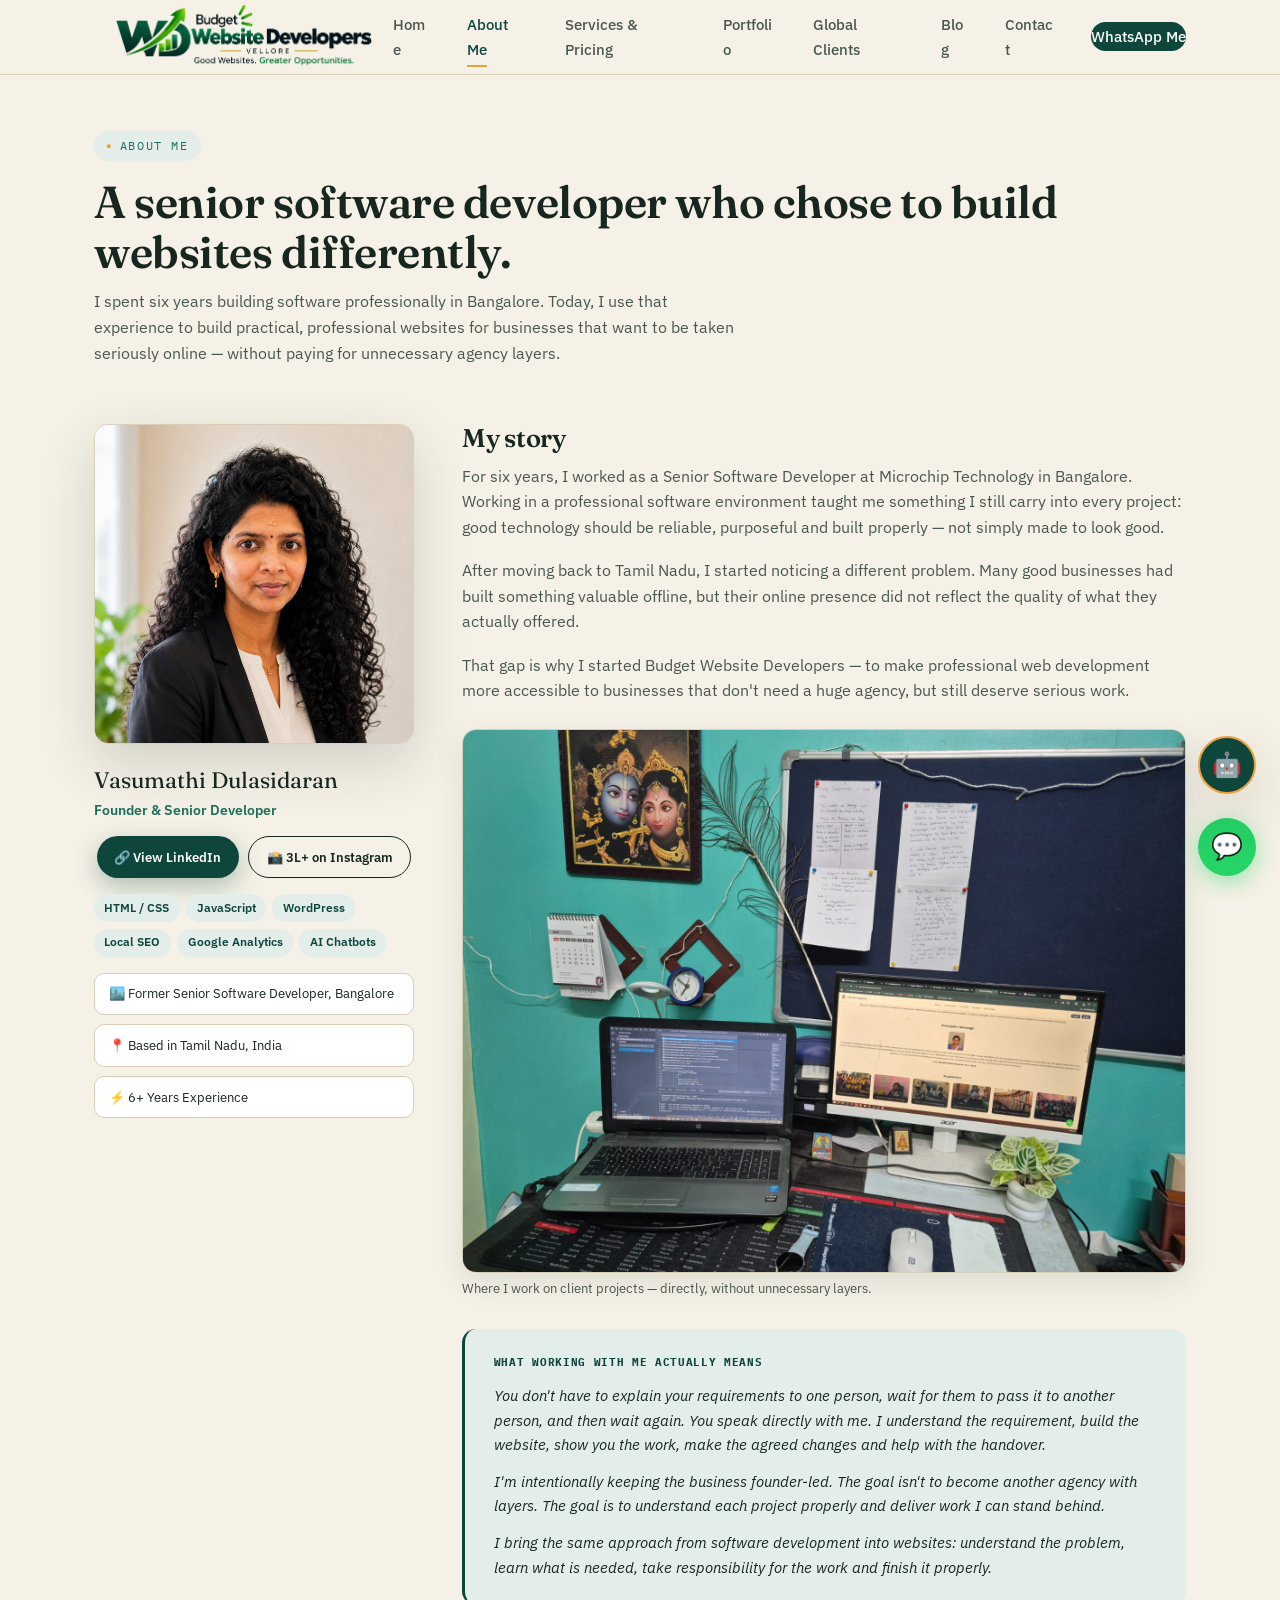
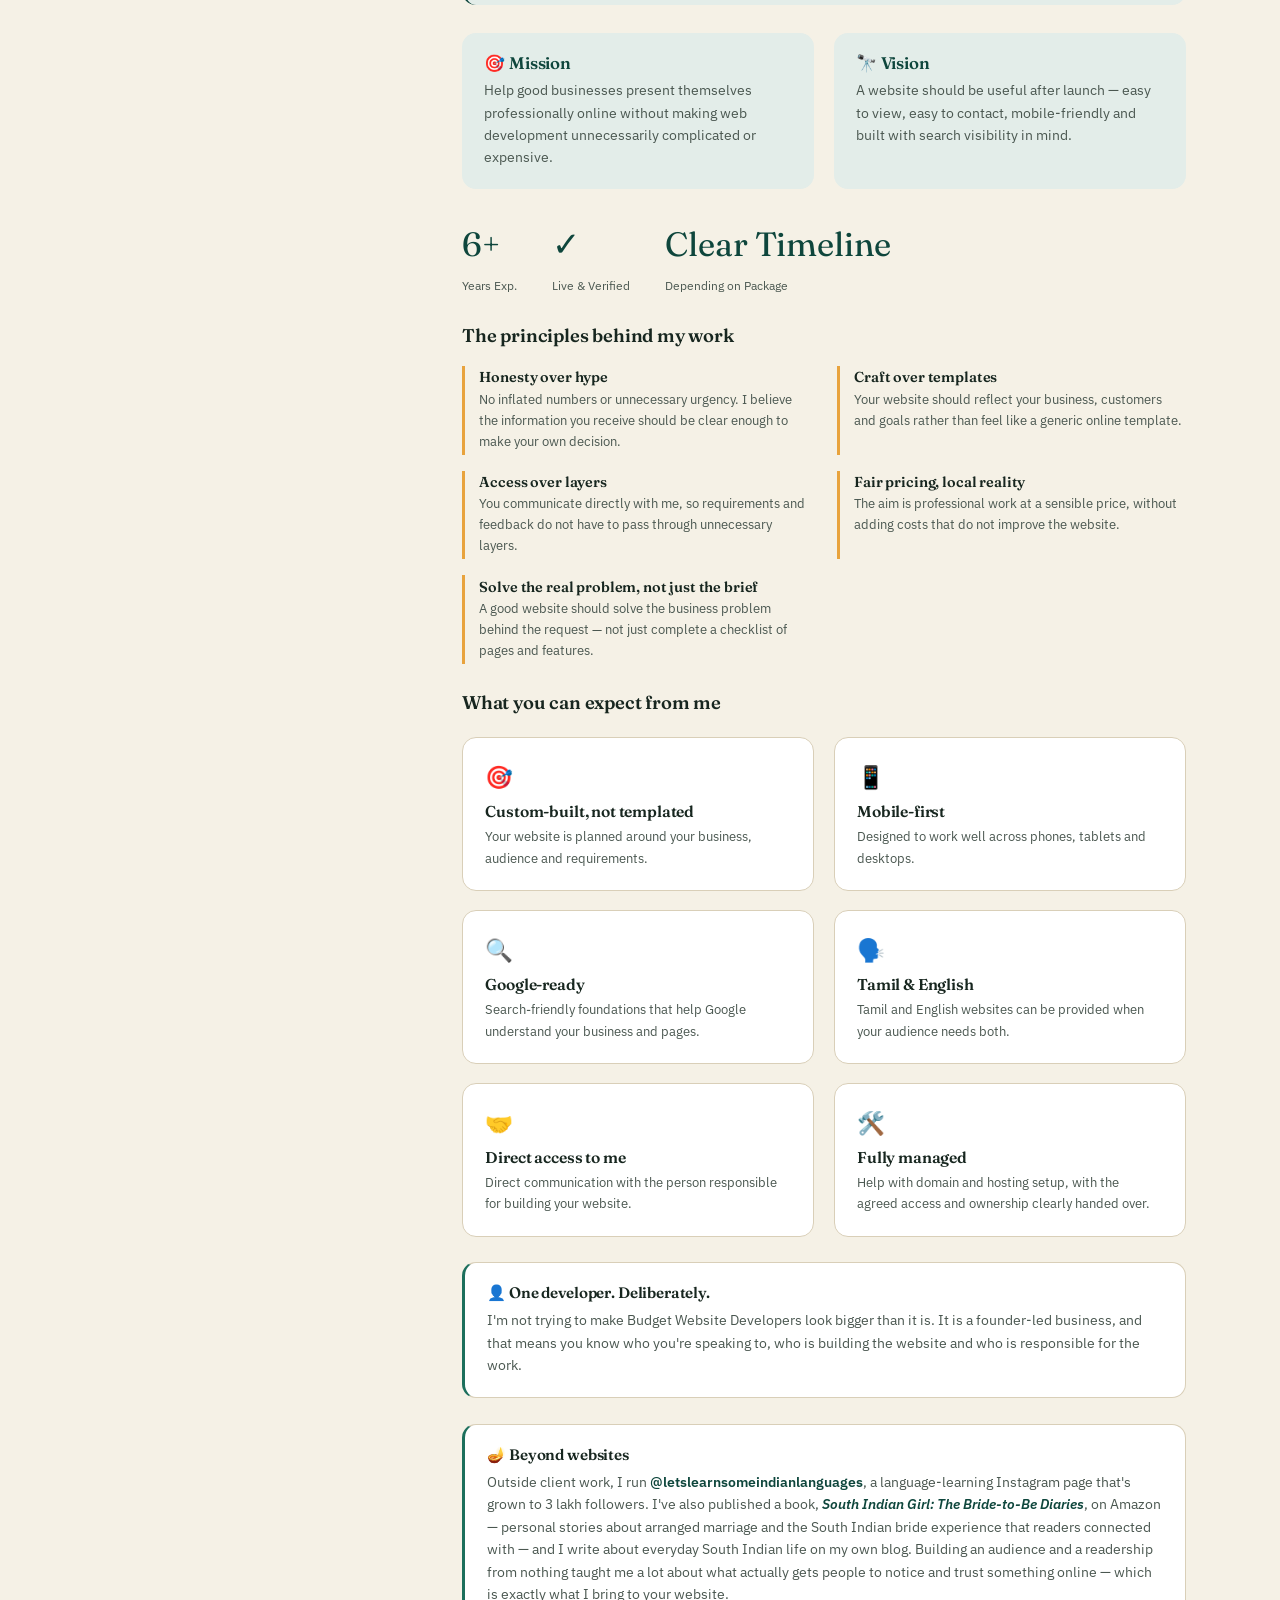
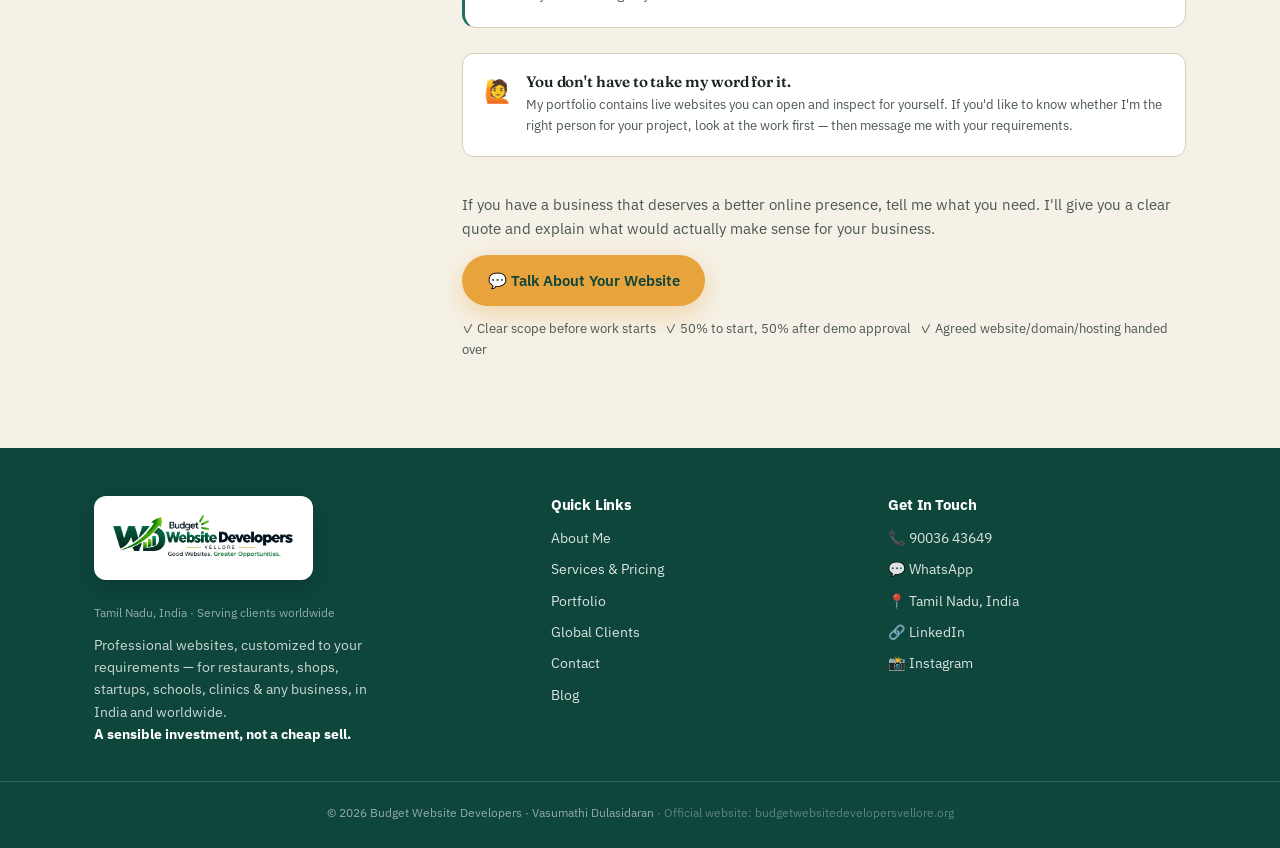
<file: about.html>
<!DOCTYPE html>
<html lang="en">
<head>
  <meta charset="UTF-8" />
  <meta name="viewport" content="width=device-width, initial-scale=1.0" />
  <meta name="google-site-verification" content="xr7_4LVCiftgjp5NkGRvG96FTxHsi5VYuT93rpDKlVk" />
  <link rel="canonical" href="https://budgetwebsitedevelopersvellore.org/about.html" />
  <link rel="icon" href="images/favicon.ico" sizes="any" />
  <link rel="icon" href="images/favicon-32.png" type="image/png" sizes="32x32" />
  <link rel="icon" href="images/favicon-16.png" type="image/png" sizes="16x16" />
  <link rel="apple-touch-icon" href="images/apple-touch-icon.png" />
  <meta property="og:type" content="website" />
  <meta property="og:site_name" content="Budget Website Developers" />
  <meta property="og:title" content="About Vasumathi | Founder & Senior Developer" />
  <meta property="og:description" content="Meet Vasumathi, founder and senior developer behind Budget Website Developers. Six years of professional software development experience, now building practical websites for businesses across India and worldwide." />
  <meta property="og:url" content="https://budgetwebsitedevelopersvellore.org/about.html" />
  <meta property="og:image" content="https://budgetwebsitedevelopersvellore.org/images/og-share.png" />
  <meta property="og:image:width" content="1200" />
  <meta property="og:image:height" content="630" />
  <meta name="twitter:card" content="summary_large_image" />
  <meta name="twitter:title" content="About Vasumathi | Founder & Senior Developer" />
  <meta name="twitter:description" content="Meet Vasumathi, founder and senior developer behind Budget Website Developers. Six years of professional software development experience, now building practical websites for businesses across India and worldwide." />
  <meta name="twitter:image" content="https://budgetwebsitedevelopersvellore.org/images/og-share.png" />
  <title>About Vasumathi | Founder & Senior Developer</title>
  <meta
    name="description"
    content="Meet Vasumathi, founder and senior developer behind Budget Website Developers. Six years of professional software development experience, now building practical websites for businesses across India and worldwide."
  />
  <link rel="preconnect" href="https://fonts.googleapis.com" />
  <link
    href="https://fonts.googleapis.com/css2?family=Fraunces:opsz,wght@9..144,500;9..144,600;9..144,700&family=IBM+Plex+Sans:wght@400;500;600;700&family=IBM+Plex+Mono:wght@500;600;700&display=swap"
    rel="stylesheet"
  />
  <link rel="stylesheet" href="css/style.css" />
  <style>
    .ab-hero { padding: 3.5rem 0 1rem; }
    .ab-grid { display: grid; grid-template-columns: 320px 1fr; gap: 3rem; align-items: start; }
    .ab-photo-wrap { position: sticky; top: 100px; }
    .ab-photo { border-radius: var(--radius); overflow: hidden; border: 1px solid var(--line); box-shadow: var(--shadow-lg); }
    .ab-photo img { width: 100%; }
    .ab-name { font-family:"Fraunces",serif; font-size:1.4rem; margin-top:1.2rem; }
    .ab-role { color: var(--teal-l); font-weight:600; font-size:0.88rem; margin-bottom:0.9rem; }
    .ab-pills { display:flex; flex-direction:column; gap:0.6rem; margin-top:1rem; }
    .ab-pill { background:var(--white); border:1px solid var(--line); border-radius:10px; padding:0.6rem 0.9rem; font-size:0.82rem; display:flex; gap:0.5rem; align-items:center; }
    .tech-tags { display:flex; flex-wrap:wrap; gap:0.4rem; margin-top:1rem; }
    .tech-tag { background:var(--teal-pale); color:var(--teal); font-size:0.72rem; font-weight:600; padding:0.3rem 0.65rem; border-radius:20px; }
    .story p { margin-bottom:1.1rem; color:var(--ink-soft); font-size:1rem; }
    .values-grid { display:grid; grid-template-columns:repeat(2,1fr); gap:1.2rem; margin-top:1.5rem; }
    .value-card { background:var(--white); border:1px solid var(--line); border-radius:var(--radius); padding:1.3rem 1.4rem; }
    .value-card .ic { font-size:1.4rem; margin-bottom:0.5rem; }
    .value-card h4 { font-size:0.98rem; margin-bottom:0.35rem; }
    .value-card p { font-size:0.84rem; color:var(--ink-soft); }
    .stats-row { display:flex; gap:2.2rem; margin: 1.8rem 0; }
    .stats-row .n { font-family:"Fraunces",serif; font-size:2.1rem; color:var(--teal); display:block; }
    .stats-row .l { font-size:0.78rem; color:var(--ink-soft); }
    @media (max-width:860px){ .ab-grid{grid-template-columns:1fr;} .ab-photo-wrap{position:static; max-width:260px; margin:0 auto;} .values-grid{grid-template-columns:1fr;} }
    .mv-grid { display:grid; grid-template-columns:1fr 1fr; gap:1.2rem; margin:1.6rem 0; }
    .mv-card { background:var(--teal-pale); border-radius:var(--radius); padding:1.3rem 1.4rem; }
    .mv-card h4 { font-family:"Fraunces",serif; font-size:1.05rem; color:var(--teal); margin-bottom:0.4rem; }
    .mv-card p { font-size:0.87rem; color:var(--ink-soft); }
    .core-values { display:grid; grid-template-columns:repeat(2,1fr); gap:1rem 1.6rem; margin:1.2rem 0 1.8rem; }
    .cv-item { border-left:3px solid var(--marigold); padding:0.2rem 0 0.2rem 0.9rem; }
    .cv-item h4 { font-size:0.9rem; margin-bottom:0.2rem; }
    .cv-item p { font-size:0.82rem; color:var(--ink-soft); }
    .personality-box { background:var(--white); border:1px solid var(--line); border-left:3px solid var(--teal-l); border-radius:var(--radius); padding:1.3rem 1.4rem; margin:1.6rem 0; }
    .personality-box h4 { font-size:0.95rem; margin-bottom:0.5rem; }
    .personality-box p { font-size:0.88rem; color:var(--ink-soft); }
    @media (max-width:640px){ .mv-grid, .core-values { grid-template-columns:1fr; } }
    .char-panel { background:var(--teal-pale); border-left:3px solid var(--teal); border-radius:var(--radius); padding:1.6rem 1.8rem; margin:1.8rem 0; }
    .char-panel .label { font-family:"IBM Plex Mono",monospace; font-size:0.7rem; font-weight:700; letter-spacing:0.06em; text-transform:uppercase; color:var(--teal); margin-bottom:0.7rem; }
    .char-panel p { font-size:0.95rem; color:var(--ink); font-style:italic; margin-bottom:0.8rem; line-height:1.6; }
    .char-panel p:last-child { margin-bottom:0; }
  </style>
</head>
<body>
  <nav class="site-nav">
    <div class="nav-inner">
      <a href="index.html" class="nav-logo"><img src="images/logo-mark.png" alt="Budget Website Developers by GD Technologies logo" class="nav-logo-mark" /> </a>
      <ul class="nav-links">
        <li><a href="index.html">Home</a></li>
        <li><a href="about.html" class="active">About Me</a></li>
        <li><a href="services.html">Services &amp; Pricing</a></li>
        <li><a href="portfolio.html">Portfolio</a></li>
        <li><a href="global.html">Global Clients</a></li>
        <li><a href="blog/index.html">Blog</a></li>
        <li><a href="contact.html">Contact</a></li>
        <li><a href="https://wa.me/919003643649" target="_blank" class="nav-cta">WhatsApp Me</a></li>
      </ul>
      <button class="nav-burger" id="navBurger" aria-label="Menu"><span></span><span></span><span></span></button>
    </div>
    <div class="mobile-panel" id="mobilePanel">
      <a href="index.html">Home</a>
      <a href="about.html">About Me</a>
      <a href="services.html">Services &amp; Pricing</a>
      <a href="portfolio.html">Portfolio</a>
      <a href="global.html">Global Clients</a>
      <a href="blog/index.html">Blog</a>
      <a href="contact.html">Contact</a>
      <a href="https://wa.me/919003643649" target="_blank">WhatsApp Me →</a>
    </div>
  </nav>

  <section class="ab-hero">
    <div class="wrap">
      <div class="eyebrow">About Me</div>
      <h1 class="sec-title" style="font-size:clamp(2rem,4vw,2.8rem)">A senior software developer who chose to build websites differently.</h1>
      <p class="sec-sub" style="max-width:640px">I spent six years building software professionally in Bangalore. Today, I use that experience to build practical, professional websites for businesses that want to be taken seriously online — without paying for unnecessary agency layers.</p>
    </div>
  </section>

  <section style="padding-top:0">
    <div class="wrap ab-grid">
      <div class="ab-photo-wrap reveal tilt-card-wrap">
        <div class="tilt-card">
          <div class="tc-sheen"></div>
          <div class="ab-photo"><img src="images/vasu.png" alt="Vasumathi Dulasidaran — Website Developer, Tamil Nadu" /></div>
          <div class="ab-name">Vasumathi Dulasidaran</div>
          <div class="ab-role">Founder &amp; Senior Developer</div>
          <div style="display:flex;gap:0.6rem;flex-wrap:wrap;justify-content:center">
          <a href="https://www.linkedin.com/in/vasumathi-dulasidaran-817b8784/" target="_blank" class="btn btn-dark" style="font-size:0.82rem;padding:0.6rem 1.1rem">🔗 View LinkedIn</a>
            <a href="https://www.instagram.com/letslearnsomeindianlanguages" target="_blank" class="btn btn-ghost" style="font-size:0.82rem;padding:0.6rem 1.1rem">📸 3L+ on Instagram</a>
          </div>
          <div class="tech-tags">
            <span class="tech-tag">HTML / CSS</span>
            <span class="tech-tag">JavaScript</span>
            <span class="tech-tag">WordPress</span>
            <span class="tech-tag">Local SEO</span>
            <span class="tech-tag">Google Analytics</span>
            <span class="tech-tag">AI Chatbots</span>
          </div>
          <div class="ab-pills">
            <div class="ab-pill">🏙️ Former Senior Software Developer, Bangalore</div>
            <div class="ab-pill">📍 Based in Tamil Nadu, India</div>
            <div class="ab-pill">⚡ 6+ Years Experience</div>
          </div>
        </div>
      </div>

      <div>
        <div class="story reveal">
          <h2 class="sec-title" style="font-size:1.6rem">My story</h2>
          <p>For six years, I worked as a Senior Software Developer at Microchip Technology in Bangalore. Working in a professional software environment taught me something I still carry into every project: good technology should be reliable, purposeful and built properly — not simply made to look good.</p>
          <p>After moving back to Tamil Nadu, I started noticing a different problem. Many good businesses had built something valuable offline, but their online presence did not reflect the quality of what they actually offered.</p>
          <p>That gap is why I started Budget Website Developers — to make professional web development more accessible to businesses that don't need a huge agency, but still deserve serious work.</p>
        </div>

        <div class="reveal" style="margin:1.6rem 0 0.4rem;border-radius:var(--radius);overflow:hidden;border:1px solid var(--line);box-shadow:var(--shadow)">
          <img src="images/workspace.jpeg" alt="Vasumathi's actual workspace where every website is built" style="width:100%;display:block" />
        </div>
        <p style="font-size:0.8rem;color:var(--ink-soft);margin-bottom:1.4rem">Where I work on client projects — directly, without unnecessary layers.</p>

        <div class="char-panel reveal">
          <div class="label">What working with me actually means</div>
          <p>You don't have to explain your requirements to one person, wait for them to pass it to another person, and then wait again. You speak directly with me. I understand the requirement, build the website, show you the work, make the agreed changes and help with the handover.</p>
          <p>I'm intentionally keeping the business founder-led. The goal isn't to become another agency with layers. The goal is to understand each project properly and deliver work I can stand behind.</p>
          <p>I bring the same approach from software development into websites: understand the problem, learn what is needed, take responsibility for the work and finish it properly.</p>
        </div>

        <div class="mv-grid reveal">
          <div class="mv-card">
            <h4>🎯 Mission</h4>
            <p>Help good businesses present themselves professionally online without making web development unnecessarily complicated or expensive.</p>
          </div>
          <div class="mv-card">
            <h4>🔭 Vision</h4>
            <p>A website should be useful after launch — easy to view, easy to contact, mobile-friendly and built with search visibility in mind.</p>
          </div>
        </div>

        <div class="stats-row reveal">
          <div><span class="n">6+</span><span class="l">Years Exp.</span></div>
          <div><span class="n">✓</span><span class="l">Live &amp; Verified</span></div>
          <div><span class="n">Clear Timeline</span><span class="l">Depending on Package</span></div>
        </div>

        <h3 style="font-size:1.15rem;margin-bottom:0.4rem" class="reveal">The principles behind my work</h3>
        <div class="core-values reveal">
          <div class="cv-item"><h4>Honesty over hype</h4><p>No inflated numbers or unnecessary urgency. I believe the information you receive should be clear enough to make your own decision.</p></div>
          <div class="cv-item"><h4>Craft over templates</h4><p>Your website should reflect your business, customers and goals rather than feel like a generic online template.</p></div>
          <div class="cv-item"><h4>Access over layers</h4><p>You communicate directly with me, so requirements and feedback do not have to pass through unnecessary layers.</p></div>
          <div class="cv-item"><h4>Fair pricing, local reality</h4><p>The aim is professional work at a sensible price, without adding costs that do not improve the website.</p></div>
          <div class="cv-item"><h4>Solve the real problem, not just the brief</h4><p>A good website should solve the business problem behind the request — not just complete a checklist of pages and features.</p></div>
        </div>

        <h3 style="font-size:1.15rem;margin-bottom:0.8rem" class="reveal">What you can expect from me</h3>
        <div class="values-grid reveal">
          <div class="value-card spot-card"><div class="ic">🎯</div><h4>Custom-built, not templated</h4><p>Your website is planned around your business, audience and requirements.</p></div>
          <div class="value-card spot-card"><div class="ic">📱</div><h4>Mobile-first</h4><p>Designed to work well across phones, tablets and desktops.</p></div>
          <div class="value-card spot-card"><div class="ic">🔍</div><h4>Google-ready</h4><p>Search-friendly foundations that help Google understand your business and pages.</p></div>
          <div class="value-card spot-card"><div class="ic">🗣️</div><h4>Tamil &amp; English</h4><p>Tamil and English websites can be provided when your audience needs both.</p></div>
          <div class="value-card spot-card"><div class="ic">🤝</div><h4>Direct access to me</h4><p>Direct communication with the person responsible for building your website.</p></div>
          <div class="value-card spot-card"><div class="ic">🛠️</div><h4>Fully managed</h4><p>Help with domain and hosting setup, with the agreed access and ownership clearly handed over.</p></div>
        </div>

        <div class="personality-box reveal">
          <h4>👤 One developer. Deliberately.</h4>
          <p>I'm not trying to make Budget Website Developers look bigger than it is. It is a founder-led business, and that means you know who you're speaking to, who is building the website and who is responsible for the work.</p>
        </div>

        <div class="personality-box reveal">
          <h4>🪔 Beyond websites</h4>
          <p>Outside client work, I run <a href="https://www.instagram.com/letslearnsomeindianlanguages" target="_blank" style="color:var(--teal);font-weight:600">@letslearnsomeindianlanguages</a>, a language-learning Instagram page that's grown to 3 lakh followers. I've also published a book, <a href="https://www.amazon.in/South-Indian-Girl-Arranged-Expectations-ebook/dp/B0BMZCQ669" target="_blank" style="color:var(--teal);font-weight:600"><em>South Indian Girl: The Bride-to-Be Diaries</em></a>, on Amazon — personal stories about arranged marriage and the South Indian bride experience that readers connected with — and I write about everyday South Indian life on my own blog. Building an audience and a readership from nothing taught me a lot about what actually gets people to notice and trust something online — which is exactly what I bring to your website.</p>
        </div>

        <div class="trust-card reveal" style="margin-top:1.6rem">
          <div class="ic">🙋</div>
          <div>
            <h4>You don't have to take my word for it.</h4>
            <p>My portfolio contains live websites you can open and inspect for yourself. If you'd like to know whether I'm the right person for your project, look at the work first — then message me with your requirements.</p>
          </div>
        </div>

        <div style="margin-top:2.2rem" class="reveal">
          <p style="font-size:0.95rem;color:var(--ink-soft);margin-bottom:0.9rem">If you have a business that deserves a better online presence, tell me what you need. I'll give you a clear quote and explain what would actually make sense for your business.</p>
          <a href="https://wa.me/919003643649?text=Hi%20Vasumathi%2C%20I%20read%20your%20About%20page%20and%20want%20to%20talk%20about%20a%20website." target="_blank" class="btn btn-primary">💬 Talk About Your Website</a>
          <p style="margin-top:0.7rem;font-size:0.82rem;color:var(--ink-soft)">✓ Clear scope before work starts &nbsp; ✓ 50% to start, 50% after demo approval &nbsp; ✓ Agreed website/domain/hosting handed over</p>
        </div>
      </div>
    </div>
  </section>

  <footer>
    <div class="wrap footer-grid">
      <div>
        <div class="footer-logo-badge"><img src="images/logo-mark.png" alt="Budget Website Developers, Vellore — logo" /></div>
        <div class="footer-legal-name">Tamil Nadu, India &middot; Serving clients worldwide</div>
        <p class="footer-tagline">Professional websites, customized to your requirements — for restaurants, shops, startups, schools, clinics &amp; any business, in India and worldwide.<br /><strong>A sensible investment, not a cheap sell.</strong></p>
      </div>
      <div>
        <h4>Quick Links</h4>
        <ul>
          <li><a href="about.html">About Me</a></li>
          <li><a href="services.html">Services &amp; Pricing</a></li>
          <li><a href="portfolio.html">Portfolio</a></li>
          <li><a href="global.html">Global Clients</a></li>
          <li><a href="contact.html">Contact</a></li>
          <li><a href="blog/index.html">Blog</a></li>
        </ul>
      </div>
      <div>
        <h4>Get In Touch</h4>
        <ul>
          <li><a href="tel:+919003643649">📞 90036 43649</a></li>
          <li><a href="https://wa.me/919003643649" target="_blank">💬 WhatsApp</a></li>
          <li>📍 Tamil Nadu, India</li>
          <li><a href="https://www.linkedin.com/in/vasumathi-dulasidaran-817b8784/" target="_blank">🔗 LinkedIn</a></li>
          <li><a href="https://www.instagram.com/budgetwebsitedevelopers" target="_blank">📸 Instagram</a></li>
        </ul>
      </div>
    </div>
    <div class="footer-bottom">© 2026 Budget Website Developers · Vasumathi Dulasidaran <span style="opacity:0.6">· Official website: budgetwebsitedevelopersvellore.org</span></div>
  </footer>

  <a href="https://wa.me/919003643649?text=Hi%20Vasumathi%2C%20I%20am%20interested%20in%20a%20website%20for%20my%20business." class="wa-float" target="_blank" aria-label="WhatsApp">💬</a>

  <button class="bot-float" id="botToggle" aria-label="Chat with assistant">🤖</button>
  <div class="bot-panel" id="botPanel">
    <div class="bot-head">Quick Questions?<span class="sub">Instant answers, automated</span><button class="bot-close" id="botClose" aria-label="Close chat">✕</button></div>
    <div class="bot-body" id="botBody">
      <div class="bot-msg bot">Hi! I'm the site assistant for Budget Website Developers 👋 Ask me about pricing, delivery time, or what's included.</div>
    </div>
    <div class="bot-quick" id="botQuick">
      <button class="bot-chip" data-q="pricing">💰 Pricing</button>
      <button class="bot-chip" data-q="delivery">⏱️ Delivery time</button>
      <button class="bot-chip" data-q="process">🛠️ How it works</button>
      <button class="bot-chip" data-q="payment">💳 Payment terms</button>
      <button class="bot-chip" data-q="talk">📞 Talk to Vasu</button>
    </div>
  </div>

  <script src="js/main.js"></script>
  <!-- Mobile Sticky Call/WhatsApp Bar -->
  <div class="mobile-cta-bar">
    <a href="tel:+919003643649" class="mcta-btn mcta-call">📞 Call Now</a>
    <a href="https://wa.me/919003643649?text=Hi%20Vasumathi%2C%20I%20want%20a%20website%20for%20my%20business." target="_blank" class="mcta-btn mcta-wa">💬 WhatsApp</a>
  </div>
</body>
</html>
</file>
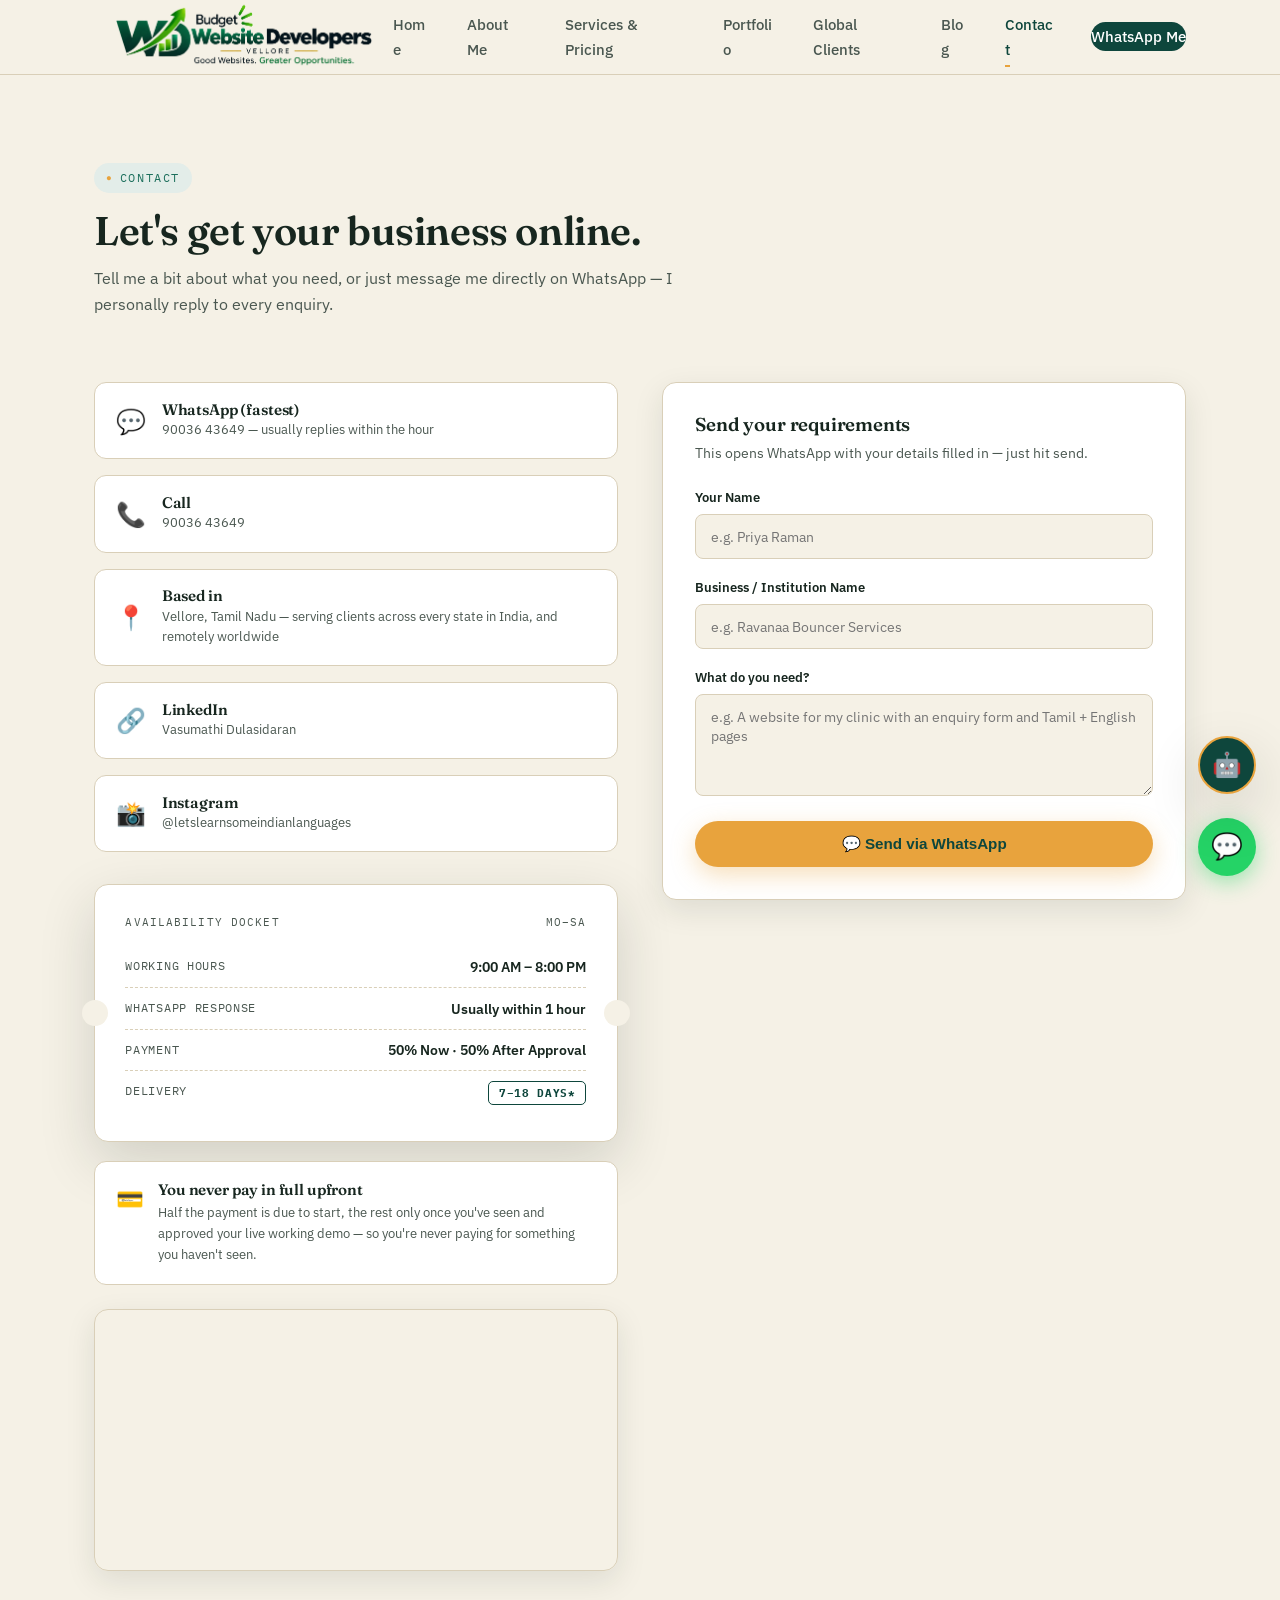
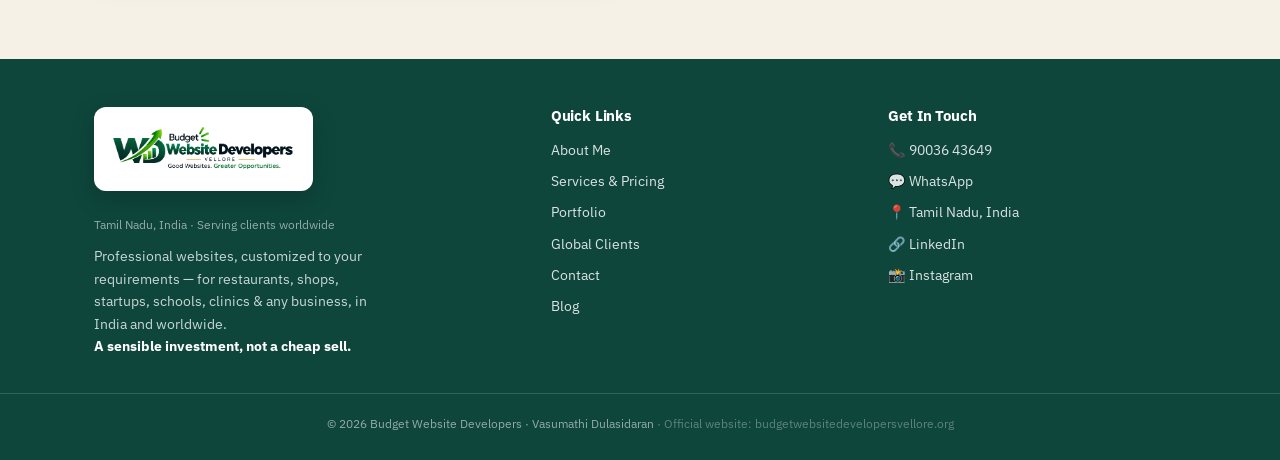
<file: contact.html>
<!DOCTYPE html>
<html lang="en">
<head>
  <meta charset="UTF-8" />
  <meta name="viewport" content="width=device-width, initial-scale=1.0" />
  <meta name="google-site-verification" content="xr7_4LVCiftgjp5NkGRvG96FTxHsi5VYuT93rpDKlVk" />
  <link rel="canonical" href="https://budgetwebsitedevelopersvellore.org/contact.html" />
  <link rel="icon" href="images/favicon.ico" sizes="any" />
  <link rel="icon" href="images/favicon-32.png" type="image/png" sizes="32x32" />
  <link rel="icon" href="images/favicon-16.png" type="image/png" sizes="16x16" />
  <link rel="apple-touch-icon" href="images/apple-touch-icon.png" />
  <meta property="og:type" content="website" />
  <meta property="og:site_name" content="Budget Website Developers" />
  <meta property="og:title" content="Contact | Budget Website Developers — India & Worldwide" />
  <meta property="og:description" content="Get in touch for a professional website at a sensible price. WhatsApp, call, or message — you talk directly to the person building it." />
  <meta property="og:url" content="https://budgetwebsitedevelopersvellore.org/contact.html" />
  <meta property="og:image" content="https://budgetwebsitedevelopersvellore.org/images/og-share.png" />
  <meta property="og:image:width" content="1200" />
  <meta property="og:image:height" content="630" />
  <meta name="twitter:card" content="summary_large_image" />
  <meta name="twitter:title" content="Contact | Budget Website Developers — India & Worldwide" />
  <meta name="twitter:description" content="Get in touch for a professional website at a sensible price. WhatsApp, call, or message — you talk directly to the person building it." />
  <meta name="twitter:image" content="https://budgetwebsitedevelopersvellore.org/images/og-share.png" />
  <title>Contact | Budget Website Developers — India & Worldwide</title>
  <meta
    name="description"
    content="Get in touch for a professional website at a sensible price. WhatsApp, call, or message — you talk directly to the person building it."
  />
  <link rel="preconnect" href="https://fonts.googleapis.com" />
  <link
    href="https://fonts.googleapis.com/css2?family=Fraunces:opsz,wght@9..144,500;9..144,600;9..144,700&family=IBM+Plex+Sans:wght@400;500;600;700&family=IBM+Plex+Mono:wght@500;600;700&display=swap"
    rel="stylesheet"
  />
  <link rel="stylesheet" href="css/style.css" />
  <style>
    .contact-grid { display:grid; grid-template-columns:1fr 1fr; gap:2.8rem; align-items:start; }
    .contact-form { background:var(--white); border:1px solid var(--line); border-radius:var(--radius); padding:2rem; box-shadow:var(--shadow); }
    .form-row { margin-bottom:1.1rem; }
    .form-row label { display:block; font-size:0.82rem; font-weight:600; margin-bottom:0.4rem; }
    .form-row input, .form-row select, .form-row textarea {
      width:100%; padding:0.75rem 0.9rem; border:1px solid var(--line); border-radius:8px;
      font-family:"IBM Plex Sans",sans-serif; font-size:0.9rem; background:var(--paper);
    }
    .form-row input:focus, .form-row select:focus, .form-row textarea:focus { outline:2px solid var(--marigold); border-color:var(--marigold); }
    .contact-methods { display:flex; flex-direction:column; gap:1rem; margin-bottom:2rem; }
    .method-card { background:var(--white); border:1px solid var(--line); border-radius:12px; padding:1.1rem 1.3rem; display:flex; align-items:center; gap:1rem; }
    .method-card .ic { font-size:1.5rem; }
    .method-card h4 { font-size:0.95rem; margin-bottom:0.15rem; }
    .method-card p { font-size:0.8rem; color:var(--ink-soft); }
    .hours-ticket { margin-top:1.5rem; }
    .map-wrap { border-radius:var(--radius); overflow:hidden; border:1px solid var(--line); margin-top:1.5rem; box-shadow:var(--shadow); }
    .map-wrap iframe { width:100%; height:260px; border:0; display:block; }
    @media (max-width:860px){ .contact-grid { grid-template-columns:1fr; } }
  </style>
</head>
<body>
  <nav class="site-nav">
    <div class="nav-inner">
      <a href="index.html" class="nav-logo"><img src="images/logo-mark.png" alt="Budget Website Developers by GD Technologies logo" class="nav-logo-mark" /> </a>
      <ul class="nav-links">
        <li><a href="index.html">Home</a></li>
        <li><a href="about.html">About Me</a></li>
        <li><a href="services.html">Services &amp; Pricing</a></li>
        <li><a href="portfolio.html">Portfolio</a></li>
        <li><a href="global.html">Global Clients</a></li>
        <li><a href="blog/index.html">Blog</a></li>
        <li><a href="contact.html" class="active">Contact</a></li>
        <li><a href="https://wa.me/919003643649" target="_blank" class="nav-cta">WhatsApp Me</a></li>
      </ul>
      <button class="nav-burger" id="navBurger" aria-label="Menu"><span></span><span></span><span></span></button>
    </div>
    <div class="mobile-panel" id="mobilePanel">
      <a href="index.html">Home</a>
      <a href="about.html">About Me</a>
      <a href="services.html">Services &amp; Pricing</a>
      <a href="portfolio.html">Portfolio</a>
      <a href="global.html">Global Clients</a>
      <a href="blog/index.html">Blog</a>
      <a href="contact.html">Contact</a>
      <a href="https://wa.me/919003643649" target="_blank">WhatsApp Me →</a>
    </div>
  </nav>

  <section style="padding-bottom:0.5rem">
    <div class="wrap">
      <div class="eyebrow">Contact</div>
      <h1 class="sec-title">Let's get your business online.</h1>
      <p class="sec-sub">Tell me a bit about what you need, or just message me directly on WhatsApp — I personally reply to every enquiry.</p>
    </div>
  </section>

  <section style="padding-top:1rem">
    <div class="wrap contact-grid">
      <div>
        <div class="contact-methods reveal">
          <div class="method-card">
            <div class="ic">💬</div>
            <div><h4>WhatsApp (fastest)</h4><p><a href="https://wa.me/919003643649" target="_blank">90036 43649</a> — usually replies within the hour</p></div>
          </div>
          <div class="method-card">
            <div class="ic">📞</div>
            <div><h4>Call</h4><p><a href="tel:+919003643649">90036 43649</a></p></div>
          </div>
          <div class="method-card">
            <div class="ic">📍</div>
            <div><h4>Based in</h4><p>Vellore, Tamil Nadu — serving clients across every state in India, and remotely worldwide</p></div>
          </div>
          <div class="method-card">
            <div class="ic">🔗</div>
            <div><h4>LinkedIn</h4><p><a href="https://www.linkedin.com/in/vasumathi-dulasidaran-817b8784/" target="_blank">Vasumathi Dulasidaran</a></p></div>
          </div>
          <div class="method-card">
            <div class="ic">📸</div>
            <div><h4>Instagram</h4><p><a href="https://www.instagram.com/budgetwebsitedevelopers" target="_blank">@letslearnsomeindianlanguages</a></p></div>
          </div>
        </div>

        <div class="ticket hours-ticket reveal">
          <div class="ticket-title"><span>Availability Docket</span><span>Mo–Sa</span></div>
          <div class="ticket-row"><span class="k">Working Hours</span><span class="v">9:00 AM – 8:00 PM</span></div>
          <div class="ticket-row"><span class="k">WhatsApp Response</span><span class="v">Usually within 1 hour</span></div>
          <div class="ticket-row"><span class="k">Payment</span><span class="v">50% Now · 50% After Approval</span></div>
          <div class="ticket-row"><span class="k">Delivery</span><span class="v"><span class="stamp ok">7–18 Days*</span></span></div>
        </div>

        <div class="trust-card reveal" style="margin-top:1.2rem">
          <div class="ic">💳</div>
          <div>
            <h4>You never pay in full upfront</h4>
            <p>Half the payment is due to start, the rest only once you've seen and approved your live working demo — so you're never paying for something you haven't seen.</p>
          </div>
        </div>

        <div class="map-wrap reveal">
          <iframe
            src="https://maps.google.com/maps?q=Vellore%2C%20Tamil%20Nadu&t=&z=11&ie=UTF8&iwloc=&output=embed"
            loading="lazy"
            title="Vellore, Tamil Nadu map"
          ></iframe>
        </div>
      </div>

      <div class="contact-form reveal">
        <h3 style="margin-bottom:0.4rem">Send your requirements</h3>
        <p style="font-size:0.85rem;color:var(--ink-soft);margin-bottom:1.4rem">This opens WhatsApp with your details filled in — just hit send.</p>
        <form id="leadForm">
          <div class="form-row">
            <label for="lf-name">Your Name</label>
            <input type="text" id="lf-name" required placeholder="e.g. Priya Raman" />
          </div>
          <div class="form-row">
            <label for="lf-business">Business / Institution Name</label>
            <input type="text" id="lf-business" placeholder="e.g. Ravanaa Bouncer Services" />
          </div>
          <div class="form-row">
            <label for="lf-need">What do you need?</label>
            <textarea id="lf-need" rows="4" placeholder="e.g. A website for my clinic with an enquiry form and Tamil + English pages"></textarea>
          </div>
          <button type="submit" class="btn btn-primary" style="width:100%;justify-content:center">💬 Send via WhatsApp</button>
        </form>
      </div>
    </div>
  </section>

  <footer>
    <div class="wrap footer-grid">
      <div>
        <div class="footer-logo-badge"><img src="images/logo-mark.png" alt="Budget Website Developers, Vellore — logo" /></div>
        <div class="footer-legal-name">Tamil Nadu, India &middot; Serving clients worldwide</div>
        <p class="footer-tagline">Professional websites, customized to your requirements — for restaurants, shops, startups, schools, clinics &amp; any business, in India and worldwide.<br /><strong>A sensible investment, not a cheap sell.</strong></p>
      </div>
      <div>
        <h4>Quick Links</h4>
        <ul>
          <li><a href="about.html">About Me</a></li>
          <li><a href="services.html">Services &amp; Pricing</a></li>
          <li><a href="portfolio.html">Portfolio</a></li>
          <li><a href="global.html">Global Clients</a></li>
          <li><a href="contact.html">Contact</a></li>
          <li><a href="blog/index.html">Blog</a></li>
        </ul>
      </div>
      <div>
        <h4>Get In Touch</h4>
        <ul>
          <li><a href="tel:+919003643649">📞 90036 43649</a></li>
          <li><a href="https://wa.me/919003643649" target="_blank">💬 WhatsApp</a></li>
          <li>📍 Tamil Nadu, India</li>
          <li><a href="https://www.linkedin.com/in/vasumathi-dulasidaran-817b8784/" target="_blank">🔗 LinkedIn</a></li>
          <li><a href="https://www.instagram.com/letslearnsomeindianlanguages" target="_blank">📸 Instagram</a></li>
        </ul>
      </div>
    </div>
    <div class="footer-bottom">© 2026 Budget Website Developers · Vasumathi Dulasidaran <span style="opacity:0.6">· Official website: budgetwebsitedevelopersvellore.org</span></div>
  </footer>

  <a href="https://wa.me/919003643649?text=Hi%20Vasumathi%2C%20I%20am%20interested%20in%20a%20website%20for%20my%20business." class="wa-float" target="_blank" aria-label="WhatsApp">💬</a>

  <button class="bot-float" id="botToggle" aria-label="Chat with assistant">🤖</button>
  <div class="bot-panel" id="botPanel">
    <div class="bot-head">Quick Questions?<span class="sub">Instant answers, automated</span><button class="bot-close" id="botClose" aria-label="Close chat">✕</button></div>
    <div class="bot-body" id="botBody">
      <div class="bot-msg bot">Hi! I'm the site assistant for Budget Website Developers 👋 Ask me about pricing, delivery time, or what's included.</div>
    </div>
    <div class="bot-quick" id="botQuick">
      <button class="bot-chip" data-q="pricing">💰 Pricing</button>
      <button class="bot-chip" data-q="delivery">⏱️ Delivery time</button>
      <button class="bot-chip" data-q="process">🛠️ How it works</button>
      <button class="bot-chip" data-q="payment">💳 Payment terms</button>
      <button class="bot-chip" data-q="talk">📞 Talk to Vasu</button>
    </div>
  </div>

  <script src="js/main.js"></script>
  <!-- Mobile Sticky Call/WhatsApp Bar -->
  <div class="mobile-cta-bar">
    <a href="tel:+919003643649" class="mcta-btn mcta-call">📞 Call Now</a>
    <a href="https://wa.me/919003643649?text=Hi%20Vasumathi%2C%20I%20want%20a%20website%20for%20my%20business." target="_blank" class="mcta-btn mcta-wa">💬 WhatsApp</a>
  </div>
</body>
</html>
</file>
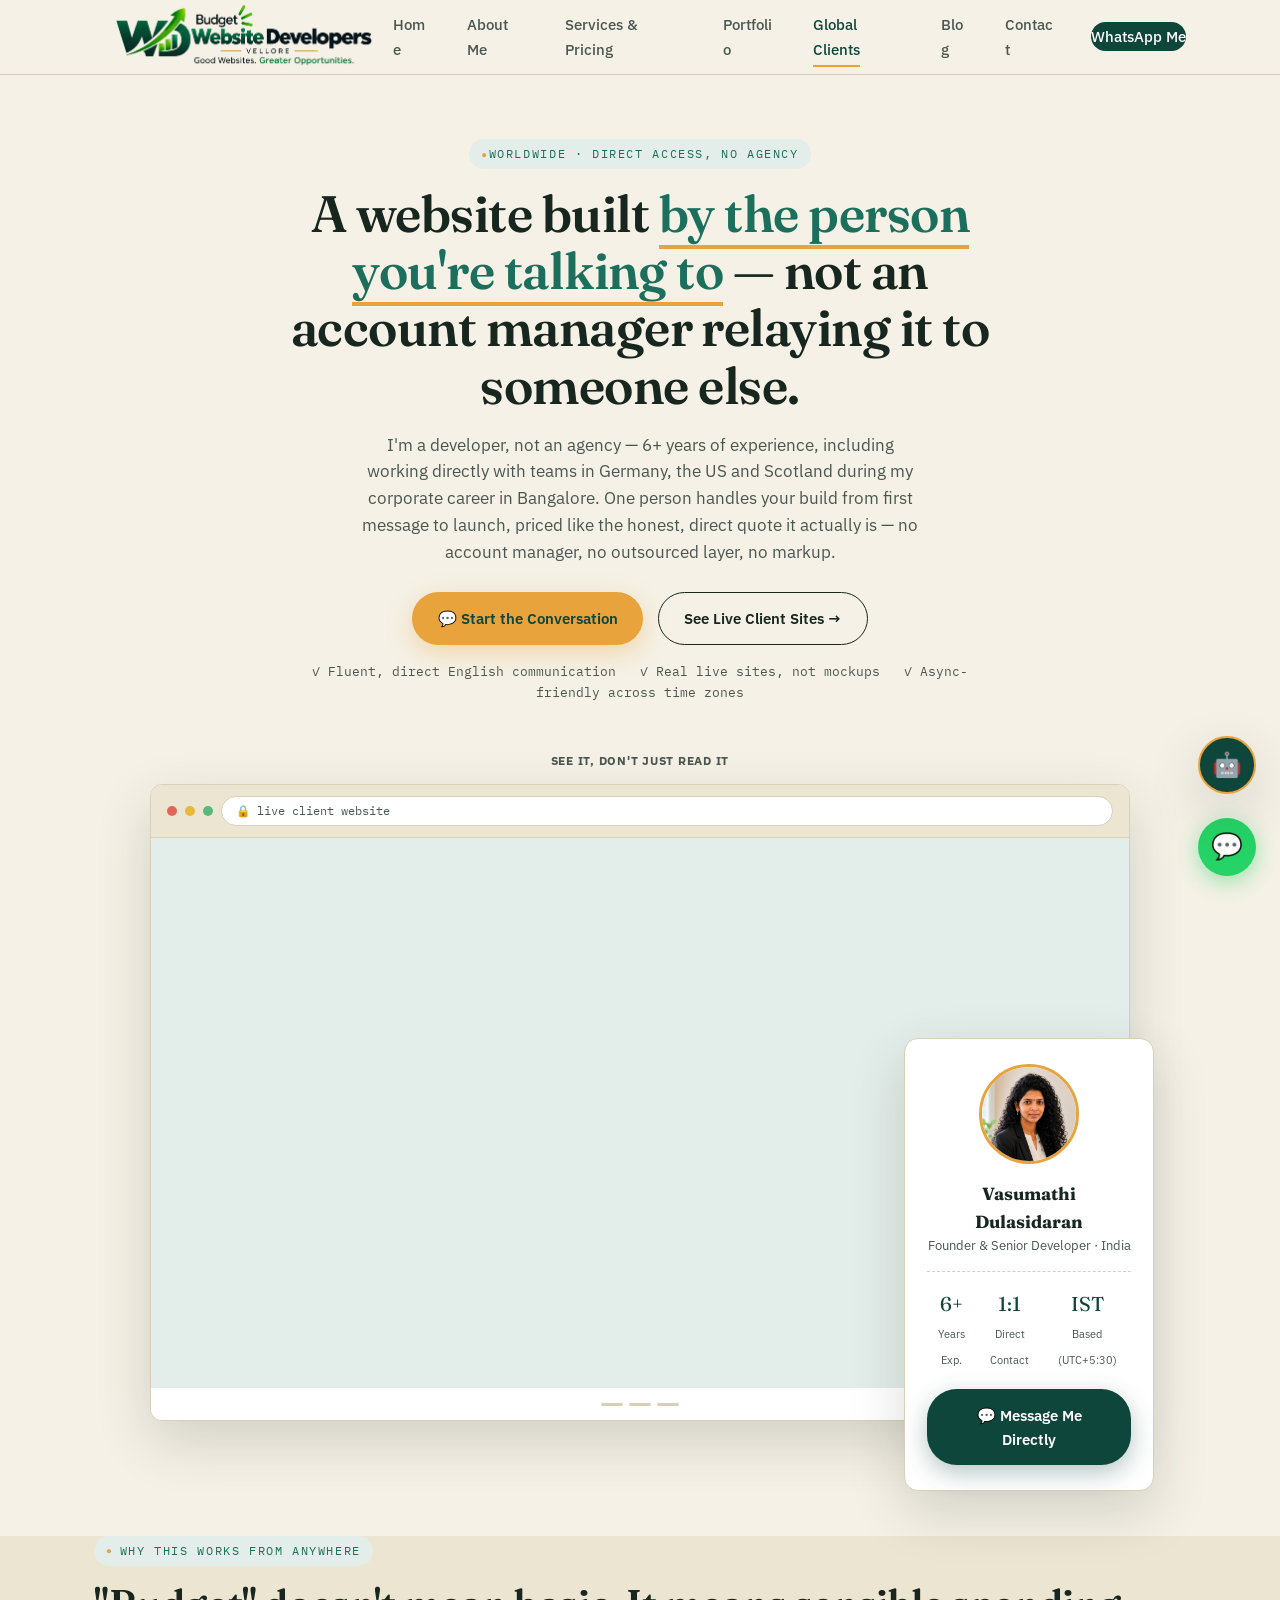
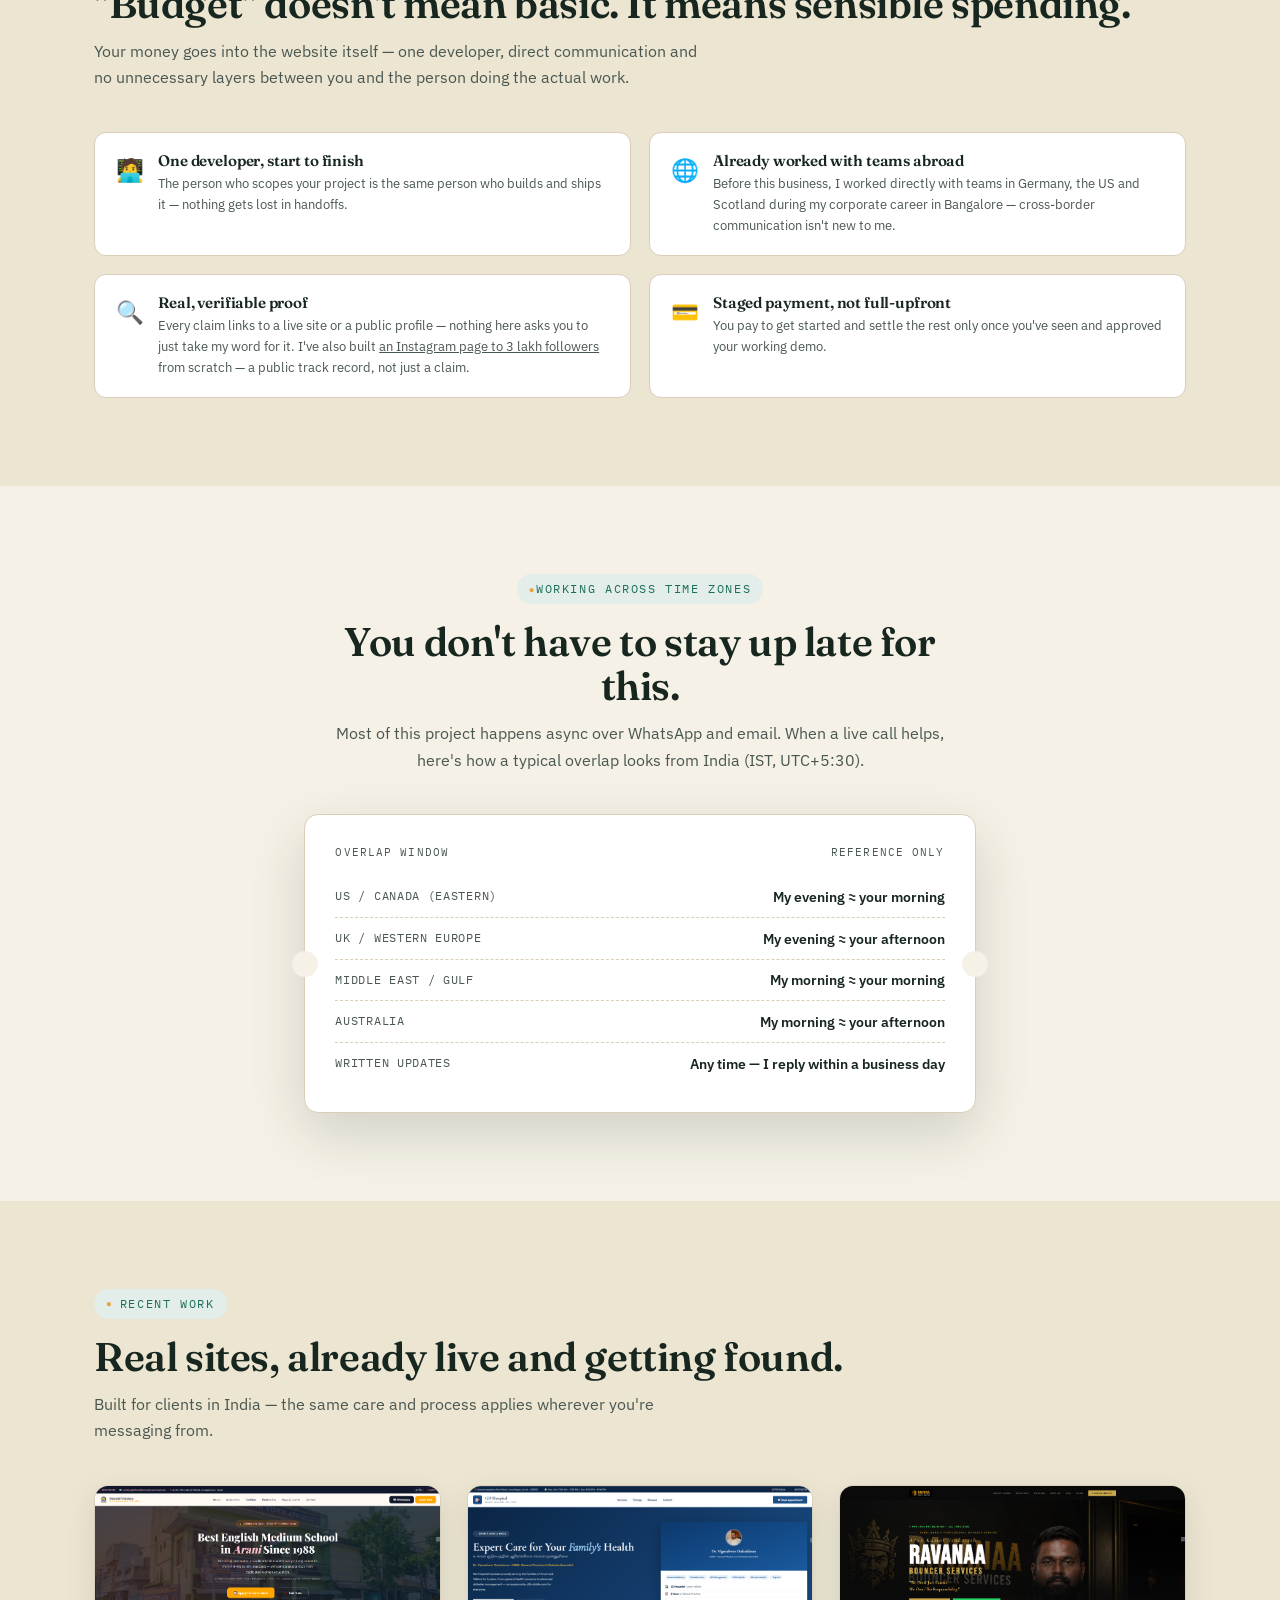
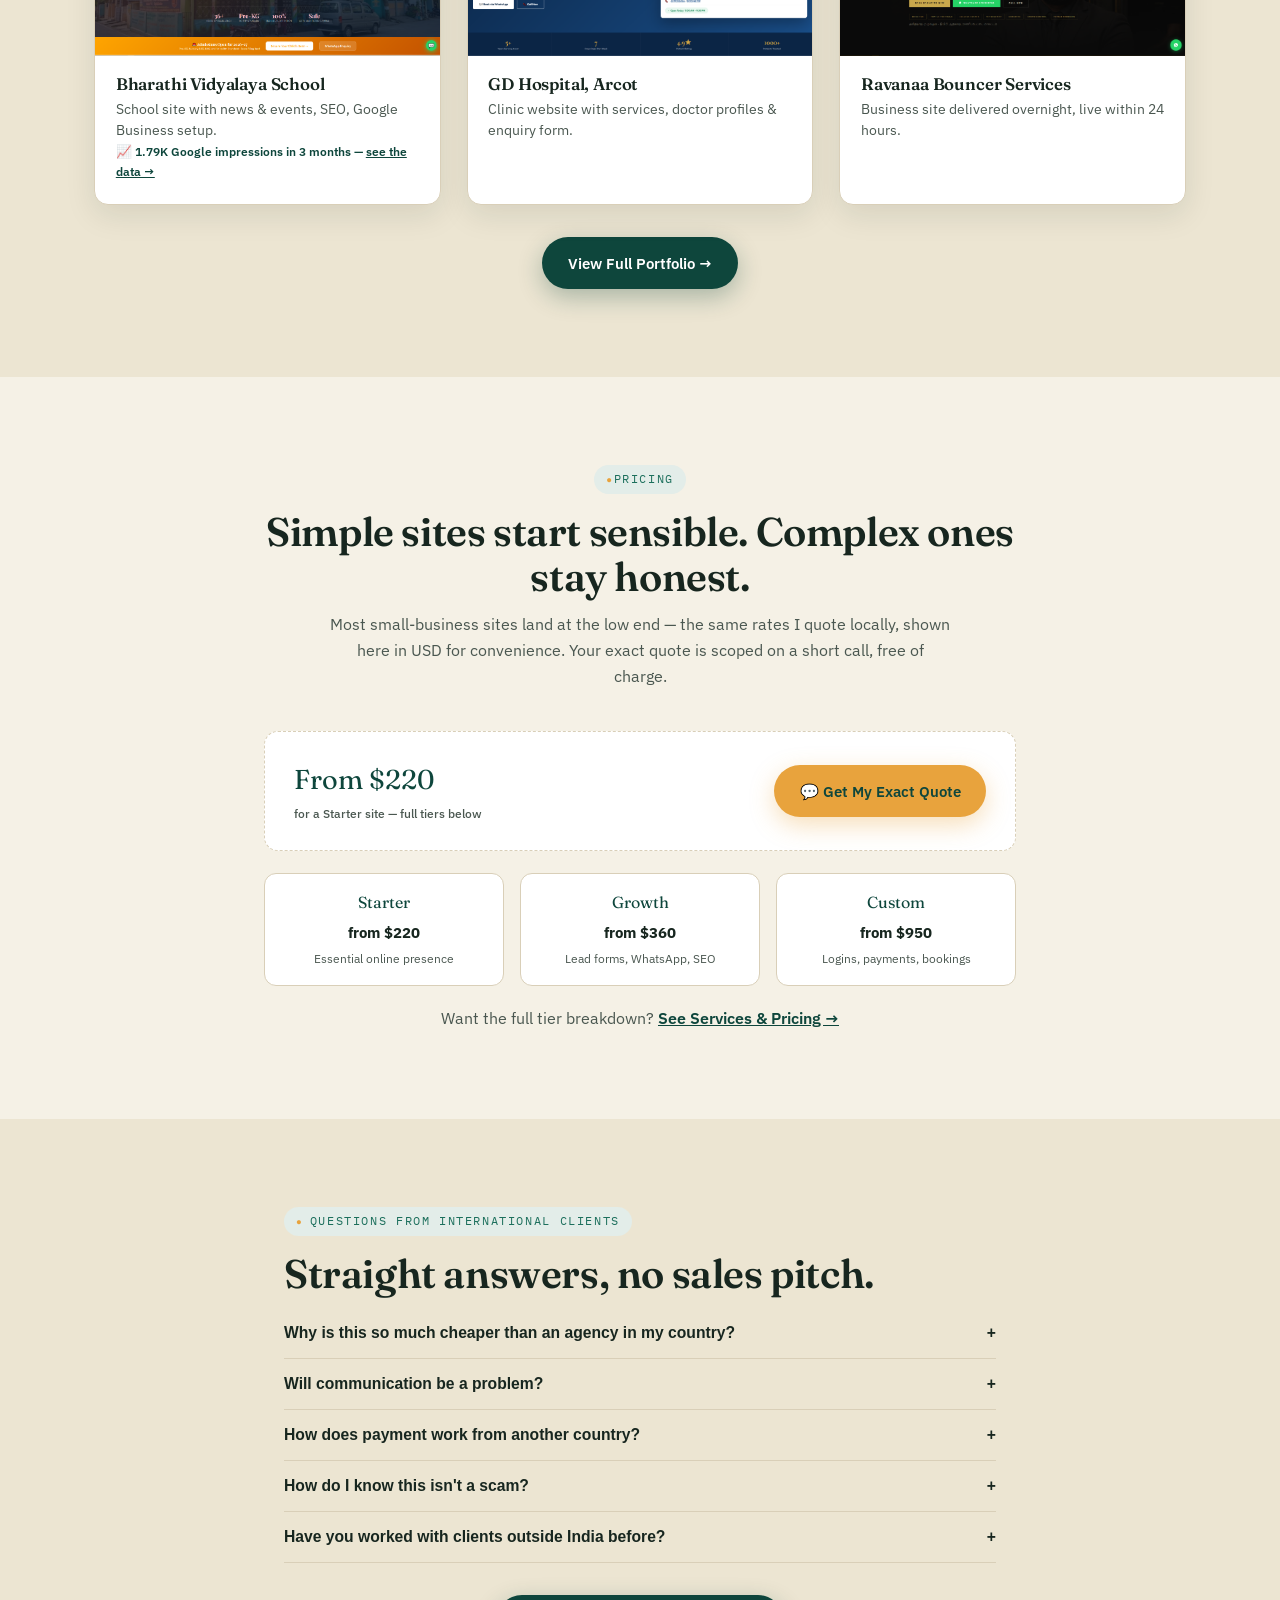
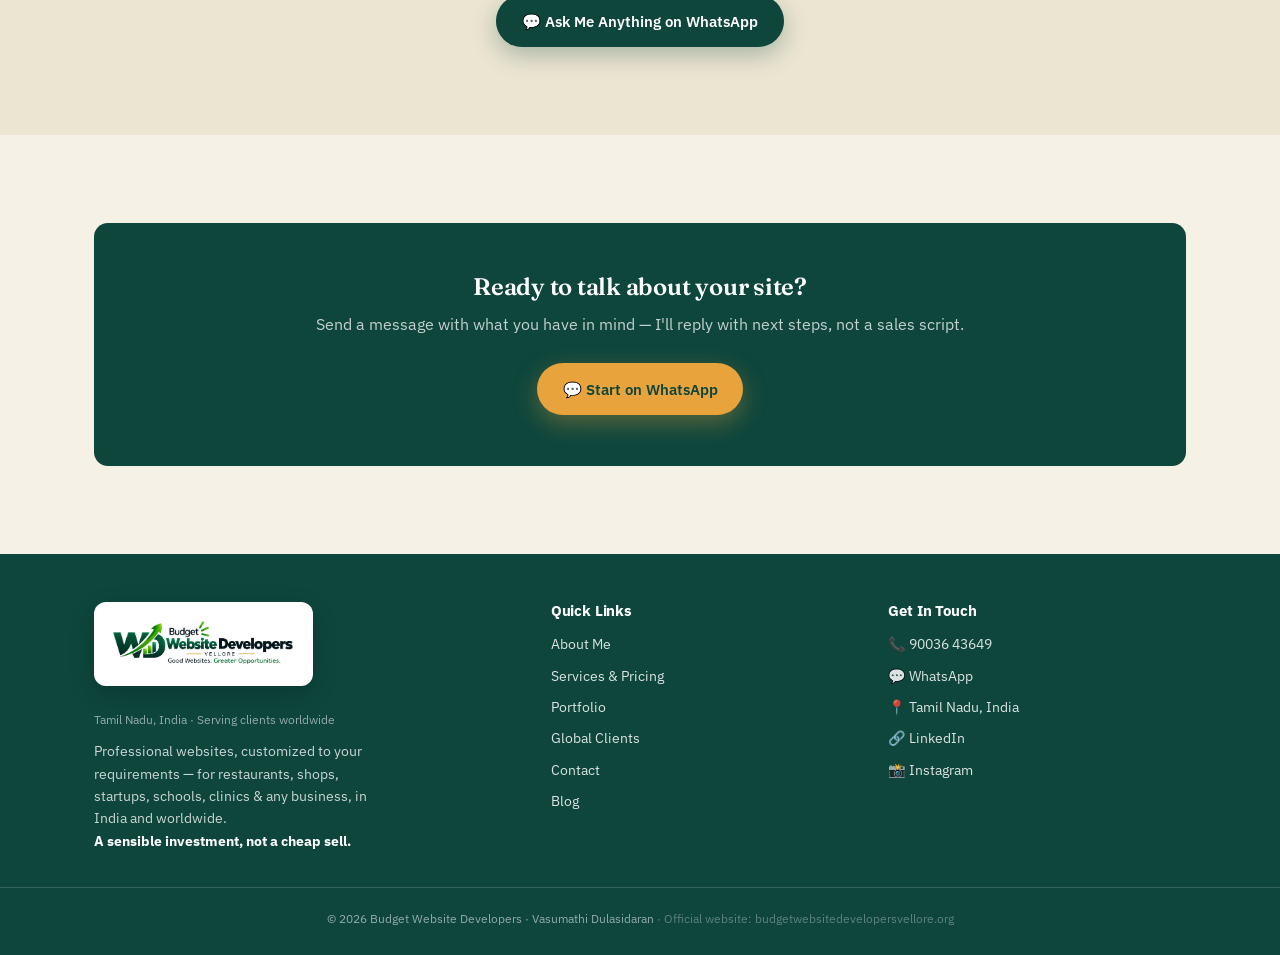
<file: global.html>
<!DOCTYPE html>
<html lang="en">

<head>
  <meta charset="UTF-8" />
  <meta name="viewport" content="width=device-width, initial-scale=1.0" />
  <meta name="google-site-verification" content="xr7_4LVCiftgjp5NkGRvG96FTxHsi5VYuT93rpDKlVk" />
  <link rel="canonical" href="https://budgetwebsitedevelopersvellore.org/global.html" />
  <link rel="icon" href="images/favicon.ico" sizes="any" />
  <link rel="icon" href="images/favicon-32.png" type="image/png" sizes="32x32" />
  <link rel="icon" href="images/favicon-16.png" type="image/png" sizes="16x16" />
  <link rel="apple-touch-icon" href="images/apple-touch-icon.png" />
  <meta property="og:type" content="website" />
  <meta property="og:site_name" content="Budget Website Developers" />
  <meta property="og:title" content="Hire a Direct-Access Web Developer — India & Worldwide" />
  <meta property="og:description" content="Custom, mobile-first websites built personally — no agency layers. Clients across the USA, UK, Canada, UAE and beyond." />
  <meta property="og:url" content="https://budgetwebsitedevelopersvellore.org/global.html" />
  <meta property="og:image" content="https://budgetwebsitedevelopersvellore.org/images/og-share.png" />
  <meta property="og:image:width" content="1200" />
  <meta property="og:image:height" content="630" />
  <meta name="twitter:card" content="summary_large_image" />
  <meta name="twitter:title" content="Hire a Direct-Access Web Developer — India & Worldwide" />
  <meta name="twitter:description" content="Custom, mobile-first websites built personally — no agency layers. Clients across the USA, UK, Canada, UAE and beyond." />
  <meta name="twitter:image" content="https://budgetwebsitedevelopersvellore.org/images/og-share.png" />
  <title>Hire a Direct-Access Web Developer — India &amp; Worldwide</title>
  <meta
    name="description"
    content="Custom, mobile-first websites built personally — no agency layers. Clients across the USA, UK, Canada, UAE and beyond."
  />
  <link rel="preconnect" href="https://fonts.googleapis.com" />
  <link
    href="https://fonts.googleapis.com/css2?family=Fraunces:opsz,wght@9..144,500;9..144,600;9..144,700&family=IBM+Plex+Sans:wght@400;500;600;700&family=IBM+Plex+Mono:wght@500;600;700&display=swap"
    rel="stylesheet"
  />
  <link rel="stylesheet" href="css/style.css" />
  <script type="application/ld+json">
  {
    "@context": "https://schema.org",
    "@type": "Service",
    "serviceType": "Website design and development",
    "provider": {
      "@type": "Person",
      "name": "Vasumathi Dulasidaran",
      "jobTitle": "Founder & Senior Web Developer"
    },
    "areaServed": "Worldwide",
    "url": "https://budgetwebsitedevelopersvellore.org/global.html"
  }
  </script>
  <style>
    .gh-hero { padding: 4rem 0 5rem; }
    .gh-header { max-width: 760px; margin: 0 auto 2.6rem; text-align: center; }
    .gh-header h1 { font-size: clamp(2.2rem, 4.4vw, 3.2rem); margin-bottom: 1.1rem; }
    .gh-header h1 em { font-style: normal; color: var(--teal-l); border-bottom: 4px solid var(--marigold); }
    .gh-lead { font-size: 1.05rem; color: var(--ink-soft); max-width: 560px; margin: 0 auto 1.6rem; }
    .gh-btns { display: flex; gap: 0.9rem; flex-wrap: wrap; justify-content: center; margin-bottom: 1rem; }
    .hero-note { font-size: 0.82rem; color: var(--ink-soft); font-family: "IBM Plex Mono", monospace; text-align: center; }
    .gh-showcase { position: relative; max-width: 980px; margin: 3rem auto 0; }
    .gh-showcase-label { text-align: center; font-size: 0.78rem; letter-spacing: 0.06em; text-transform: uppercase; color: var(--ink-soft); font-weight: 700; margin-bottom: 0.8rem; }
    .gh-card-float {
      position: absolute;
      right: -1.5rem;
      bottom: -2.2rem;
      width: 250px;
      z-index: 5;
      background: var(--white);
      border-radius: var(--radius);
      box-shadow: var(--shadow-lg);
      border: 1px solid var(--line);
      padding: 1.6rem 1.4rem;
      text-align: center;
    }
    .preview-wrap { margin: 0; }
    .browser-frame {
      background: var(--white);
      border-radius: 12px;
      border: 1px solid var(--line);
      box-shadow: var(--shadow-lg);
      overflow: hidden;
    }
    .browser-bar { background: var(--paper-d); padding: 0.7rem 1rem; display: flex; align-items: center; gap: 0.5rem; border-bottom: 1px solid var(--line); }
    .browser-dot { width: 10px; height: 10px; border-radius: 50%; }
    .browser-dot.r { background: #e0655b; }
    .browser-dot.y { background: #e8b93d; }
    .browser-dot.g { background: #5cb87a; }
    .browser-url { flex: 1; background: var(--white); border: 1px solid var(--line); border-radius: 20px; padding: 0.3rem 0.9rem; font-family: "IBM Plex Mono", monospace; font-size: 0.72rem; color: var(--ink-soft); }
    .preview-stage { position: relative; aspect-ratio: 16/9; background: var(--teal-pale); }
    .preview-slide { position: absolute; inset: 0; opacity: 0; animation: slideCycle 12s infinite; }
    .preview-slide img { animation: kenBurns 12s ease-in-out infinite; width: 100%; height: 100%; object-fit: cover; object-position: top; }
    .preview-slide:nth-child(1) { animation-delay: 0s; }
    .preview-slide:nth-child(2) { animation-delay: 4s; }
    .preview-slide:nth-child(3) { animation-delay: 8s; }
    @keyframes slideCycle { 0% { opacity: 0; } 4% { opacity: 1; } 29% { opacity: 1; } 33% { opacity: 0; } 100% { opacity: 0; } }
    .preview-caption { position: absolute; bottom: 0; left: 0; right: 0; background: linear-gradient(to top, rgba(14,70,60,0.85), transparent); color: #fff; padding: 1.6rem 1.2rem 0.9rem; font-size: 0.85rem; font-weight: 600; }
    .preview-dots { display: flex; justify-content: center; gap: 0.4rem; padding: 0.9rem; background: var(--white); }
    .preview-dots span { width: 22px; height: 3px; background: var(--line); border-radius: 3px; animation: dotCycle 12s infinite; }
    .preview-dots span:nth-child(1) { animation-delay: 0s; }
    .preview-dots span:nth-child(2) { animation-delay: 4s; }
    .preview-dots span:nth-child(3) { animation-delay: 8s; }
    @keyframes dotCycle { 0% { background: var(--line); } 4% { background: var(--marigold); } 29% { background: var(--marigold); } 33% { background: var(--line); } 100% { background: var(--line); } }
    @keyframes kenBurns { 0% { transform: scale(1); } 50% { transform: scale(1.06); } 100% { transform: scale(1); } }
    @media (prefers-reduced-motion: reduce) {
      .preview-slide { animation: none; opacity: 0; }
      .preview-slide:first-child { opacity: 1; }
      .preview-dots span { animation: none; }
      .preview-slide img { animation: none; }
    }
    .gh-photo { width: 100px; height: 100px; border-radius: 50%; overflow: hidden; margin: 0 auto 1rem; border: 3px solid var(--marigold); }
    .gh-photo img { width: 100%; height: 100%; object-fit: cover; }
    .gh-name { font-family: "Fraunces", serif; font-size: 1.1rem; font-weight: 700; }
    .gh-role { font-size: 0.8rem; color: var(--ink-soft); margin-bottom: 0.9rem; }
    .gh-stats { display: flex; justify-content: space-around; border-top: 1px dashed var(--line); padding-top: 1rem; margin-top: 0.4rem; }
    .gh-stats .n { font-family: "Fraunces", serif; font-size: 1.25rem; color: var(--teal); display: block; }
    .gh-stats .l { font-size: 0.68rem; color: var(--ink-soft); }
    .price-band {
      background: var(--white);
      border: 1px dashed var(--line);
      border-radius: var(--radius);
      padding: 1.6rem 1.8rem;
      display: flex;
      align-items: center;
      justify-content: space-between;
      gap: 1.5rem;
      flex-wrap: wrap;
    }
    .price-band .amount { font-family: "Fraunces", serif; font-size: 1.7rem; color: var(--teal); }
    .price-band .amount span { display: block; font-family: "IBM Plex Sans", sans-serif; font-size: 0.78rem; color: var(--ink-soft); font-weight: 500; margin-top: 0.2rem; }
    @media (max-width: 720px) {
      .gh-card-float { position: static; width: 100%; margin: 1.5rem auto 0; }
      .gh-showcase { padding-bottom: 0; }
      .price-band { justify-content: center; text-align: center; }
    }
    .cta-band { background: var(--teal); color: var(--white); text-align: center; border-radius: var(--radius); padding: 3.2rem 2rem; }
    .cta-band h2 { color: var(--white); margin-bottom: 0.7rem; }
    .cta-band p { color: rgba(255, 255, 255, 0.75); margin-bottom: 1.6rem; }
    .faq-item { border-bottom: 1px solid var(--line); padding: 1rem 0; }
    .faq-q { width: 100%; text-align: left; background: none; border: none; font-weight: 600; font-size: 0.98rem; cursor: pointer; display: flex; justify-content: space-between; padding: 0; color: var(--ink); }
    .faq-a { max-height: 0; overflow: hidden; transition: max-height 0.3s ease; font-size: 0.88rem; color: var(--ink-soft); }
    .faq-item.open .faq-a { max-height: 220px; padding-top: 0.7rem; }
    .pf-teaser-card { overflow: hidden; }
    .pf-teaser-card img { width: 100%; height: 170px; object-fit: cover; object-position: top; }
    .pf-teaser-body { padding: 1.2rem 1.3rem 1.4rem; }
    .pf-teaser-body h4 { font-size: 1.05rem; margin-bottom: 0.3rem; }
    .pf-teaser-body p { font-size: 0.85rem; color: var(--ink-soft); }
    .tier-mini { display: grid; grid-template-columns: repeat(3, 1fr); gap: 1rem; margin-top: 1.4rem; }
    .tm-item { background: var(--white); border: 1px solid var(--line); border-radius: 12px; padding: 1rem 1.1rem; text-align: center; }
    .tm-name { display: block; font-family: "Fraunces", serif; font-size: 1rem; color: var(--teal); margin-bottom: 0.3rem; }
    .tm-price { display: block; font-weight: 700; font-size: 0.92rem; margin-bottom: 0.3rem; }
    .tm-desc { display: block; font-size: 0.76rem; color: var(--ink-soft); }
    @media (max-width: 640px) { .tier-mini { grid-template-columns: 1fr; } }
  </style>
</head>

<body>
  <!-- NAV -->
  <nav class="site-nav">
    <div class="nav-inner">
      <a href="index.html" class="nav-logo"><img src="images/logo-mark.png" alt="Budget Website Developers by GD Technologies logo" class="nav-logo-mark" /> </a>
      <ul class="nav-links">
        <li><a href="index.html">Home</a></li>
        <li><a href="about.html">About Me</a></li>
        <li><a href="services.html">Services &amp; Pricing</a></li>
        <li><a href="portfolio.html">Portfolio</a></li>
        <li><a href="global.html" class="active">Global Clients</a></li>
        <li><a href="blog/index.html">Blog</a></li>
        <li><a href="contact.html">Contact</a></li>
        <li><a href="https://wa.me/919003643649" target="_blank" class="nav-cta">WhatsApp Me</a></li>
      </ul>
      <button class="nav-burger" id="navBurger" aria-label="Menu"><span></span><span></span><span></span></button>
    </div>
    <div class="mobile-panel" id="mobilePanel">
      <a href="index.html">Home</a>
      <a href="about.html">About Me</a>
      <a href="services.html">Services &amp; Pricing</a>
      <a href="portfolio.html">Portfolio</a>
      <a href="global.html">Global Clients</a>
      <a href="blog/index.html">Blog</a>
      <a href="contact.html">Contact</a>
      <a href="https://wa.me/919003643649" target="_blank">WhatsApp Me →</a>
    </div>
  </nav>

  <!-- HERO -->
  <section class="gh-hero">
    <div class="wrap gh-header">
      <div class="eyebrow center" style="display:table;margin:0 auto 1rem">Worldwide · Direct Access, No Agency</div>
      <h1>A website built <em>by the person you're talking to</em> — not an account manager relaying it to someone else.</h1>
      <p class="gh-lead">
        I'm a developer, not an agency — 6+ years of experience, including
        working directly with teams in Germany, the US and Scotland during my
        corporate career in Bangalore. One person handles your build from
        first message to launch, priced like the honest, direct quote it
        actually is — no account manager, no outsourced layer, no markup.
      </p>
      <div class="gh-btns">
        <a href="https://wa.me/919003643649?text=Hi%20Vasumathi%2C%20I%27m%20reaching%20out%20from%20abroad%20about%20a%20website%20project." target="_blank" class="btn btn-primary">💬 Start the Conversation</a>
        <a href="portfolio.html" class="btn btn-ghost">See Live Client Sites →</a>
      </div>
      <p class="hero-note">✓ Fluent, direct English communication &nbsp; ✓ Real live sites, not mockups &nbsp; ✓ Async-friendly across time zones</p>
    </div>

    <div class="wrap">
      <div class="gh-showcase" style="padding-bottom:2.2rem">
        <div class="gh-showcase-label">See It, Don't Just Read It</div>
        <div class="preview-wrap reveal">
          <div class="browser-frame">
            <div class="browser-bar">
              <span class="browser-dot r"></span><span class="browser-dot y"></span><span class="browser-dot g"></span>
              <span class="browser-url">🔒 live client website</span>
            </div>
            <div class="preview-stage">
              <div class="preview-slide">
                <img src="images/ssswomens.png" alt="SSS College for Women live website" />
                <div class="preview-caption">SSS College for Women — ssswomenscollege.com</div>
              </div>
              <div class="preview-slide">
                <img src="images/school.PNG" alt="Bharathi Vidyalaya School live website" />
                <div class="preview-caption">Bharathi Vidyalaya School — bharathividyalayaschool.com</div>
              </div>
              <div class="preview-slide">
                <img src="images/ravanaa.PNG" alt="Ravanaa Bouncer Services live website" />
                <div class="preview-caption">Ravanaa Bouncer Services — ravanaa.org</div>
              </div>
            </div>
            <div class="preview-dots"><span></span><span></span><span></span></div>
          </div>
        </div>
        <div class="gh-card-float reveal tilt-card-wrap">
          <div class="tilt-card">
            <div class="tc-sheen"></div>
            <div class="gh-photo"><img src="images/vasu.png" alt="Vasumathi Dulasidaran, Founder of Budget Website Developers" /></div>
            <div class="gh-name">Vasumathi Dulasidaran</div>
            <div class="gh-role">Founder &amp; Senior Developer · India</div>
            <div class="gh-stats">
              <div><span class="n">6+</span><span class="l">Years Exp.</span></div>
              <div><span class="n">1:1</span><span class="l">Direct Contact</span></div>
              <div><span class="n">IST</span><span class="l">Based (UTC+5:30)</span></div>
            </div>
            <a href="https://wa.me/919003643649?text=Hi%20Vasumathi%2C%20I%27m%20reaching%20out%20from%20abroad%20about%20a%20website%20project." target="_blank" class="btn btn-dark" style="width:100%;justify-content:center;margin-top:1.1rem">💬 Message Me Directly</a>
          </div>
        </div>
      </div>
    </div>
  </section>

  <!-- WHY WORK WITH ME -->
  <section style="background:var(--paper-d);padding-top:0">
    <div class="wrap">
      <div class="eyebrow">Why This Works From Anywhere</div>
      <h2 class="sec-title">"Budget" doesn't mean basic. It means sensible spending.</h2>
      <p class="sec-sub">Your money goes into the website itself — one developer, direct communication and no unnecessary layers between you and the person doing the actual work.</p>
      <div class="trust-grid2 reveal">
        <div class="trust-card spot-card">
          <div class="ic">🧑‍💻</div>
          <div>
            <h4>One developer, start to finish</h4>
            <p>The person who scopes your project is the same person who builds and ships it — nothing gets lost in handoffs.</p>
          </div>
        </div>
        <div class="trust-card spot-card">
          <div class="ic">🌐</div>
          <div>
            <h4>Already worked with teams abroad</h4>
            <p>Before this business, I worked directly with teams in Germany, the US and Scotland during my corporate career in Bangalore — cross-border communication isn't new to me.</p>
          </div>
        </div>
        <div class="trust-card spot-card">
          <div class="ic">🔍</div>
          <div>
            <h4>Real, verifiable proof</h4>
            <p>Every claim links to a live site or a public profile — nothing here asks you to just take my word for it. I've also built <a href="https://www.instagram.com/letslearnsomeindianlanguages" target="_blank" style="color:inherit;text-decoration:underline">an Instagram page to 3 lakh followers</a> from scratch — a public track record, not just a claim.</p>
          </div>
        </div>
        <div class="trust-card spot-card">
          <div class="ic">💳</div>
          <div>
            <h4>Staged payment, not full-upfront</h4>
            <p>You pay to get started and settle the rest only once you've seen and approved your working demo.</p>
          </div>
        </div>
      </div>
    </div>
  </section>

  <!-- TIMEZONE TICKET -->
  <section>
    <div class="wrap" style="max-width:720px;margin:0 auto">
      <div class="eyebrow center" style="display:table;margin:0 auto 1rem">Working Across Time Zones</div>
      <h2 class="sec-title center">You don't have to stay up late for this.</h2>
      <p class="sec-sub center">Most of this project happens async over WhatsApp and email. When a live call helps, here's how a typical overlap looks from India (IST, UTC+5:30).</p>
      <div class="ticket reveal">
        <div class="ticket-title"><span>Overlap Window</span><span>Reference Only</span></div>
        <div class="ticket-row"><span class="k">US / Canada (Eastern)</span><span class="v">My evening ≈ your morning</span></div>
        <div class="ticket-row"><span class="k">UK / Western Europe</span><span class="v">My evening ≈ your afternoon</span></div>
        <div class="ticket-row"><span class="k">Middle East / Gulf</span><span class="v">My morning ≈ your morning</span></div>
        <div class="ticket-row"><span class="k">Australia</span><span class="v">My morning ≈ your afternoon</span></div>
        <div class="ticket-row"><span class="k">Written updates</span><span class="v">Any time — I reply within a business day</span></div>
      </div>
    </div>
  </section>

  <!-- PROOF / PORTFOLIO -->
  <section style="background:var(--paper-d)">
    <div class="wrap">
      <div class="eyebrow">Recent Work</div>
      <h2 class="sec-title">Real sites, already live and getting found.</h2>
      <p class="sec-sub">Built for clients in India — the same care and process applies wherever you're messaging from.</p>
      <div class="grid-3">
        <div class="card pf-teaser-card spot-card reveal">
          <img src="images/school.PNG" alt="Bharathi Vidyalaya School website" />
          <div class="pf-teaser-body">
            <h4>Bharathi Vidyalaya School</h4>
            <p>School site with news &amp; events, SEO, Google Business setup.</p>
            <p style="font-size:0.78rem;color:var(--teal);font-weight:600">📈 1.79K Google impressions in 3 months — <a href="portfolio.html" style="color:inherit;text-decoration:underline">see the data →</a></p>
          </div>
        </div>
        <div class="card pf-teaser-card spot-card reveal">
          <img src="images/hospital.PNG" alt="GD Hospital Arcot website" />
          <div class="pf-teaser-body">
            <h4>GD Hospital, Arcot</h4>
            <p>Clinic website with services, doctor profiles &amp; enquiry form.</p>
          </div>
        </div>
        <div class="card pf-teaser-card spot-card reveal">
          <img src="images/ravanaa.PNG" alt="Ravanaa Bouncer Services website" />
          <div class="pf-teaser-body">
            <h4>Ravanaa Bouncer Services</h4>
            <p>Business site delivered overnight, live within 24 hours.</p>
          </div>
        </div>
      </div>
      <p style="text-align:center;margin-top:2rem">
        <a href="portfolio.html" class="btn btn-dark">View Full Portfolio →</a>
      </p>
    </div>
  </section>

  <!-- PRICING -->
  <section>
    <div class="wrap" style="max-width:800px;margin:0 auto">
      <div class="eyebrow center" style="display:table;margin:0 auto 1rem">Pricing</div>
      <h2 class="sec-title center">Simple sites start sensible. Complex ones stay honest.</h2>
      <p class="sec-sub center">Most small-business sites land at the low end — the same rates I quote locally, shown here in USD for convenience. Your exact quote is scoped on a short call, free of charge.</p>
      <div class="price-band reveal">
        <div class="amount">From $220<span>for a Starter site — full tiers below</span></div>
        <a href="https://wa.me/919003643649?text=Hi%20Vasumathi%2C%20I%27m%20reaching%20out%20from%20abroad%20and%20would%20like%20a%20quote%20for%20a%20website." target="_blank" class="btn btn-primary">💬 Get My Exact Quote</a>
      </div>
      <div class="tier-mini reveal">
        <div class="tm-item"><span class="tm-name">Starter</span><span class="tm-price">from $220</span><span class="tm-desc">Essential online presence</span></div>
        <div class="tm-item"><span class="tm-name">Growth</span><span class="tm-price">from $360</span><span class="tm-desc">Lead forms, WhatsApp, SEO</span></div>
        <div class="tm-item"><span class="tm-name">Custom</span><span class="tm-price">from $950</span><span class="tm-desc">Logins, payments, bookings</span></div>
      </div>
      <p class="sec-sub center" style="margin-top:1.2rem;margin-bottom:0">Want the full tier breakdown? <a href="services.html" style="color:var(--teal);text-decoration:underline;font-weight:600">See Services &amp; Pricing →</a></p>
    </div>
  </section>

  <!-- FAQ -->
  <section style="background:var(--paper-d)">
    <div class="wrap" style="max-width:760px;margin:0 auto">
      <div class="eyebrow">Questions From International Clients</div>
      <h2 class="sec-title">Straight answers, no sales pitch.</h2>
      <div class="faq-item">
        <button class="faq-q">Why is this so much cheaper than an agency in my country? <span>+</span></button>
        <div class="faq-a">Cost of living and business overhead in India are lower, and the process is kept simple — one developer, direct communication, no unnecessary layers between you and the person doing the work.</div>
      </div>
      <div class="faq-item">
        <button class="faq-q">Will communication be a problem? <span>+</span></button>
        <div class="faq-a">No — all communication is in English, in writing over WhatsApp or email, so nothing depends on catching a call at an odd hour. Calls happen when they're genuinely useful, scheduled around a window that works for both of us.</div>
      </div>
      <div class="faq-item">
        <button class="faq-q">How does payment work from another country? <span>+</span></button>
        <div class="faq-a">We agree on a payment method that works for your country during our first conversation — you pay a portion to begin and the remainder only after you've approved your working demo.</div>
      </div>
      <div class="faq-item">
        <button class="faq-q">How do I know this isn't a scam? <span>+</span></button>
        <div class="faq-a">Every portfolio site is live and clickable, my LinkedIn is public, and you deal with me directly — no call center, no reseller, no hidden layer.</div>
      </div>
      <div class="faq-item">
        <button class="faq-q">Have you worked with clients outside India before? <span>+</span></button>
        <div class="faq-a">My track record so far is with schools, clinics and businesses in India — shown honestly in the portfolio. I'm actively taking on international projects now, with the same process and standards you see there.</div>
      </div>
      <p style="text-align:center;margin-top:2rem">
        <a href="https://wa.me/919003643649?text=Hi%20Vasumathi%2C%20I%20have%20a%20question%20before%20I%20get%20started." target="_blank" class="btn btn-dark">💬 Ask Me Anything on WhatsApp</a>
      </p>
    </div>
  </section>

  <!-- FINAL CTA -->
  <section>
    <div class="wrap">
      <div class="cta-band reveal">
        <h2>Ready to talk about your site?</h2>
        <p>Send a message with what you have in mind — I'll reply with next steps, not a sales script.</p>
        <a href="https://wa.me/919003643649?text=Hi%20Vasumathi%2C%20I%27m%20reaching%20out%20from%20abroad%20about%20a%20website%20project." target="_blank" class="btn btn-primary">💬 Start on WhatsApp</a>
      </div>
    </div>
  </section>

  <!-- FOOTER -->
  <footer>
    <div class="wrap footer-grid">
      <div>
        <div class="footer-logo-badge"><img src="images/logo-mark.png" alt="Budget Website Developers, Vellore — logo" /></div>
        <div class="footer-legal-name">Tamil Nadu, India &middot; Serving clients worldwide</div>
        <p class="footer-tagline">Professional websites, customized to your requirements — for restaurants, shops, startups, schools, clinics &amp; any business, in India and worldwide.<br /><strong>A sensible investment, not a cheap sell.</strong></p>
      </div>
      <div>
        <h4>Quick Links</h4>
        <ul>
          <li><a href="about.html">About Me</a></li>
          <li><a href="services.html">Services &amp; Pricing</a></li>
          <li><a href="portfolio.html">Portfolio</a></li>
          <li><a href="global.html">Global Clients</a></li>
          <li><a href="contact.html">Contact</a></li>
          <li><a href="blog/index.html">Blog</a></li>
        </ul>
      </div>
      <div>
        <h4>Get In Touch</h4>
        <ul>
          <li><a href="tel:+919003643649">📞 90036 43649</a></li>
          <li><a href="https://wa.me/919003643649" target="_blank">💬 WhatsApp</a></li>
          <li>📍 Tamil Nadu, India</li>
          <li><a href="https://www.linkedin.com/in/vasumathi-dulasidaran-817b8784/" target="_blank">🔗 LinkedIn</a></li>
          <li><a href="https://www.instagram.com/budgetwebsitedevelopers" target="_blank">📸 Instagram</a></li>
        </ul>
      </div>
    </div>
    <div class="footer-bottom">© 2026 Budget Website Developers · Vasumathi Dulasidaran <span style="opacity:0.6">· Official website: budgetwebsitedevelopersvellore.org</span></div>
  </footer>

  <a href="https://wa.me/919003643649?text=Hi%20Vasumathi%2C%20I%20am%20interested%20in%20a%20website%20for%20my%20business." class="wa-float" target="_blank" aria-label="WhatsApp">💬</a>

  <button class="bot-float" id="botToggle" aria-label="Chat with assistant">🤖</button>
  <div class="bot-panel" id="botPanel">
    <div class="bot-head">Quick Questions?<span class="sub">Instant answers, automated</span><button class="bot-close" id="botClose" aria-label="Close chat">✕</button></div>
    <div class="bot-body" id="botBody">
      <div class="bot-msg bot">Hi! I'm the site assistant for Budget Website Developers 👋 Ask me about pricing, delivery time, or what's included.</div>
    </div>
    <div class="bot-quick" id="botQuick">
      <button class="bot-chip" data-q="pricing">💰 Pricing</button>
      <button class="bot-chip" data-q="delivery">⏱️ Delivery time</button>
      <button class="bot-chip" data-q="process">🛠️ How it works</button>
      <button class="bot-chip" data-q="payment">💳 Payment terms</button>
      <button class="bot-chip" data-q="talk">📞 Talk to Vasu</button>
    </div>
  </div>

  <script src="js/main.js"></script>
  <!-- Mobile Sticky Call/WhatsApp Bar -->
  <div class="mobile-cta-bar">
    <a href="tel:+919003643649" class="mcta-btn mcta-call">📞 Call Now</a>
    <a href="https://wa.me/919003643649?text=Hi%20Vasumathi%2C%20I%20want%20a%20website%20for%20my%20business." target="_blank" class="mcta-btn mcta-wa">💬 WhatsApp</a>
  </div>
</body>
</html>
</file>
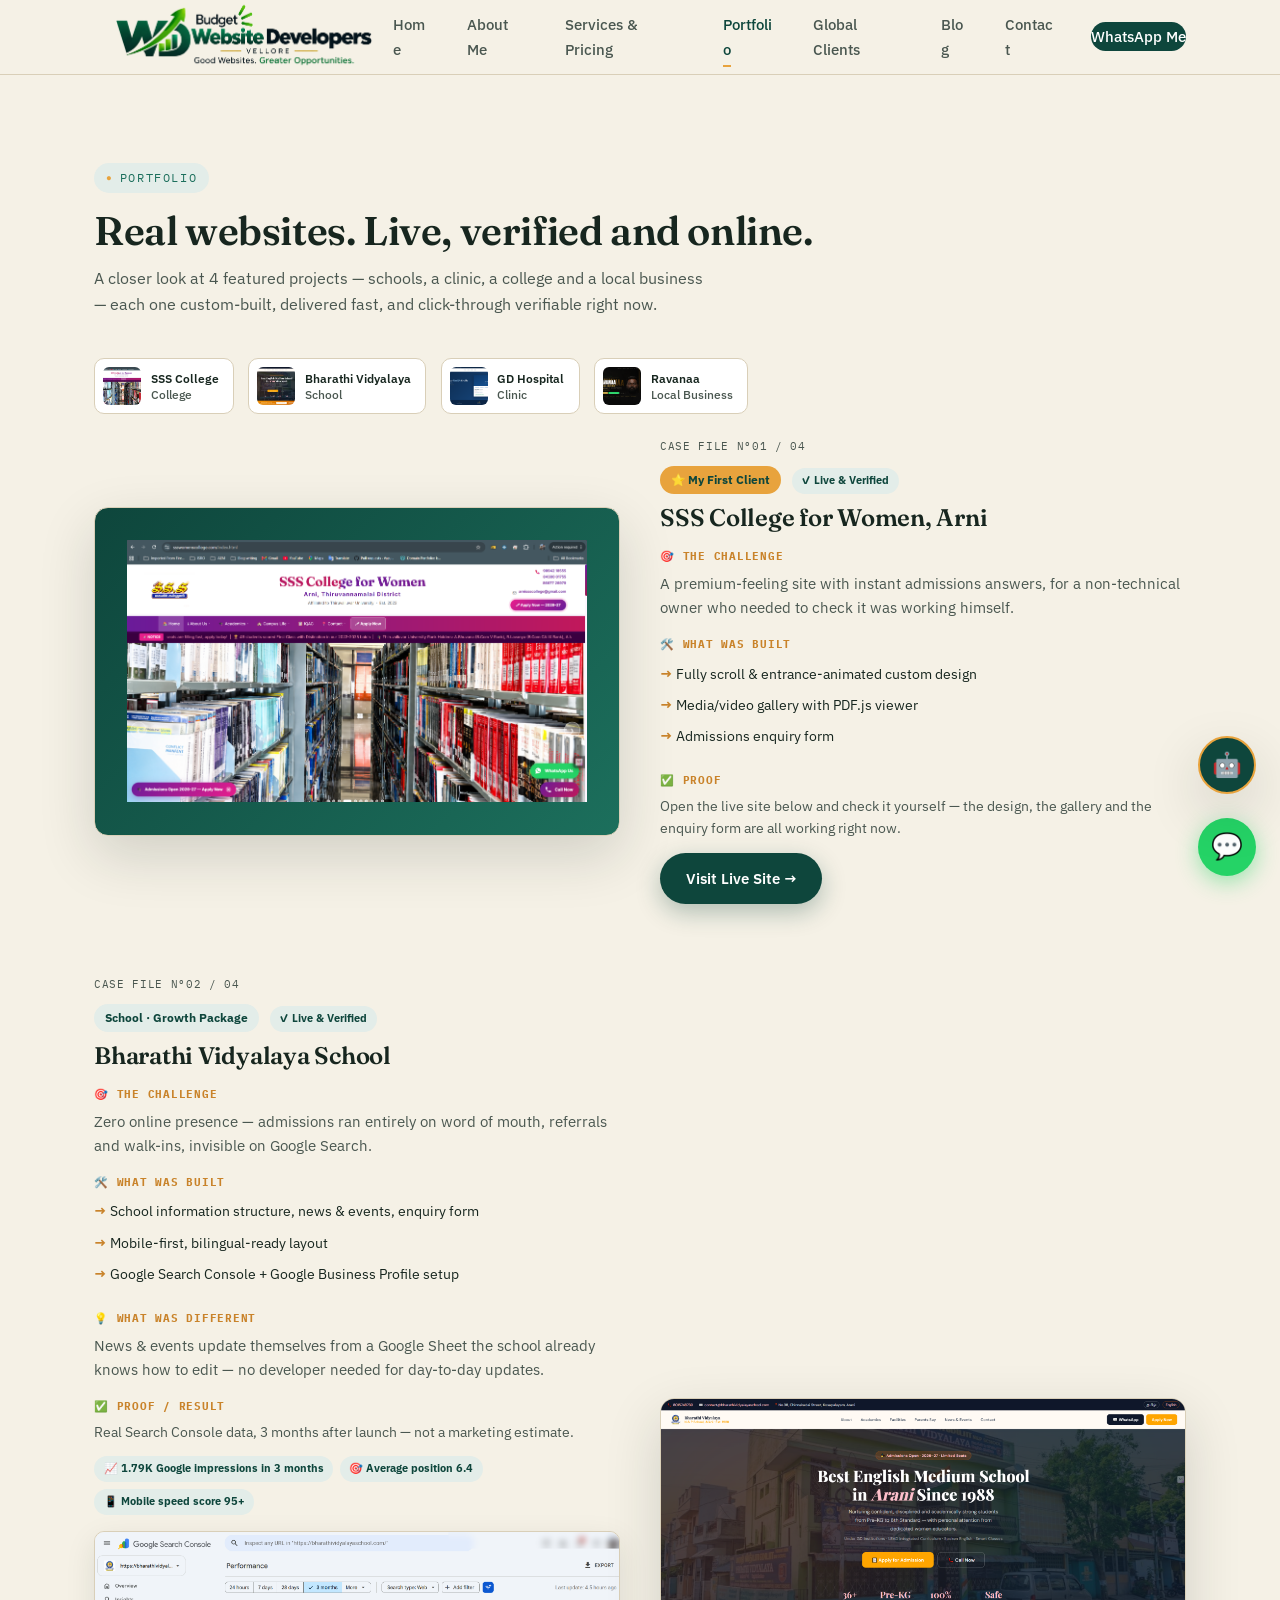
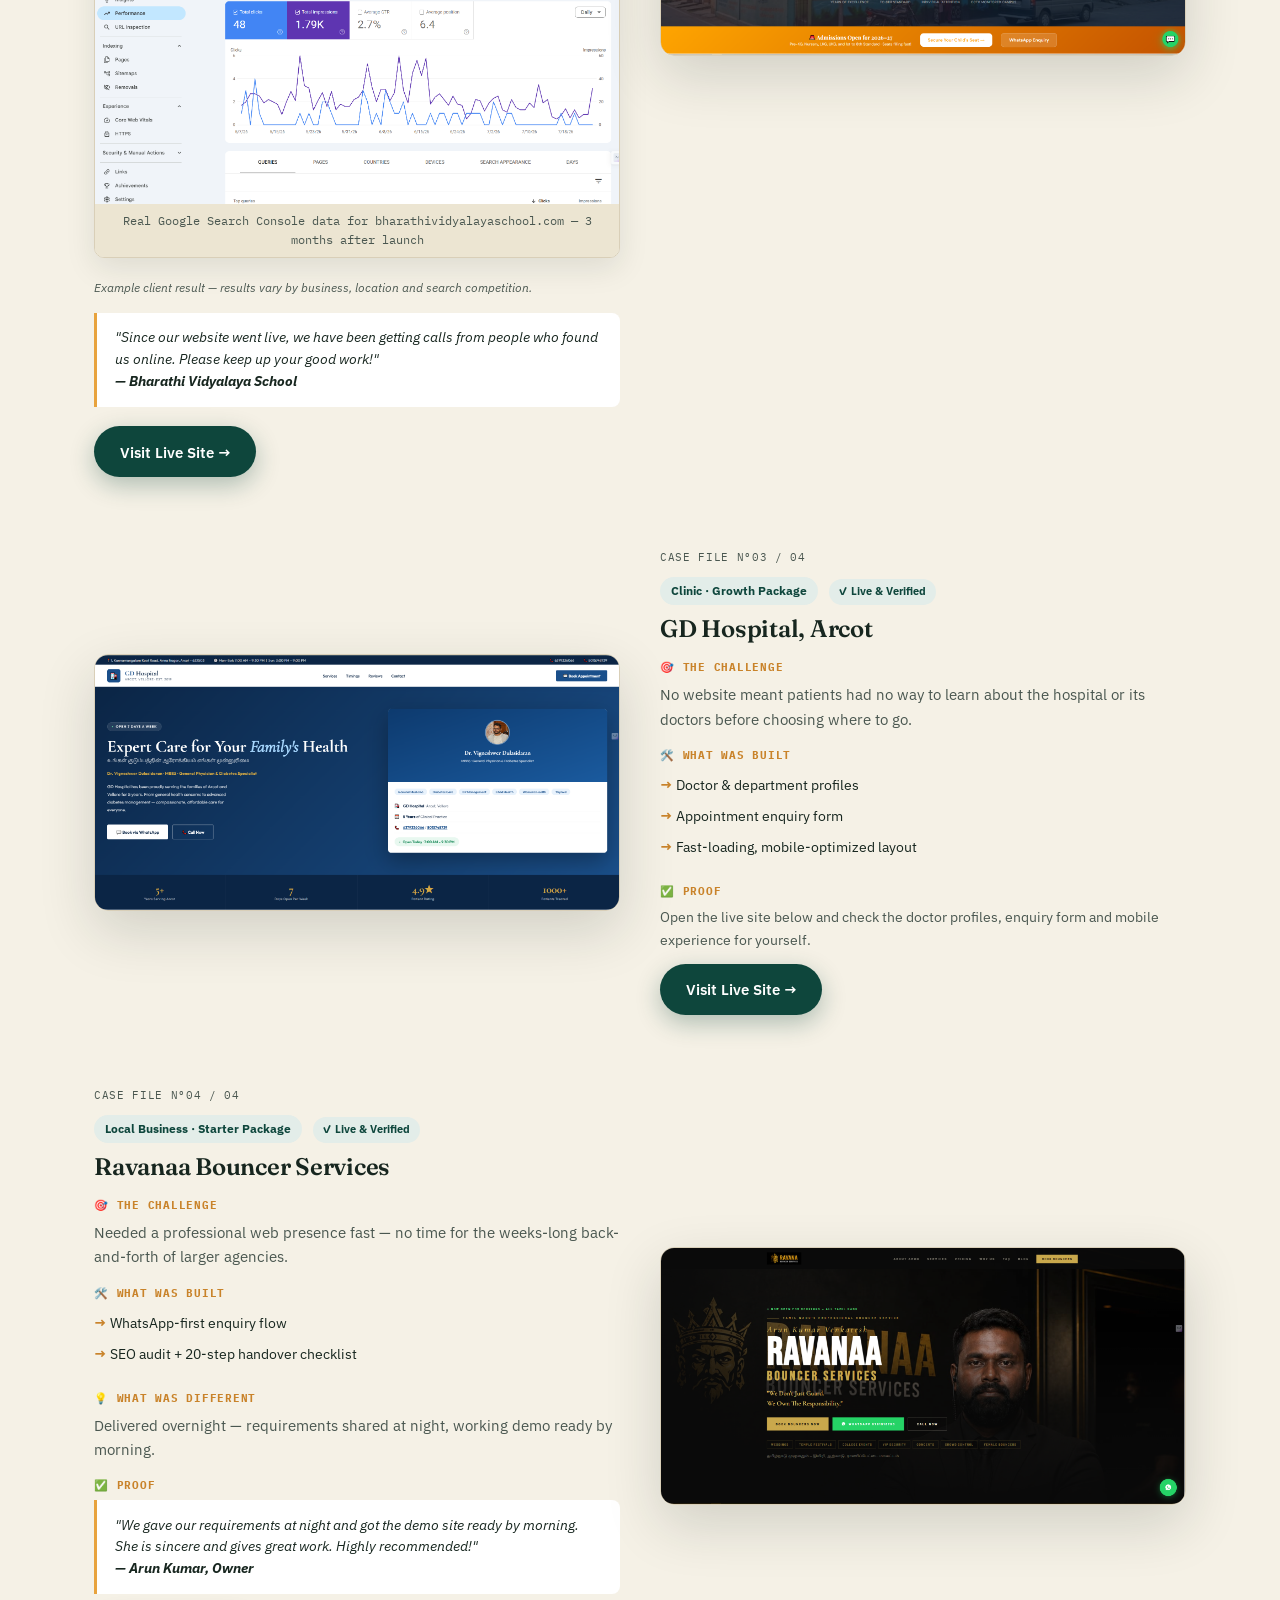
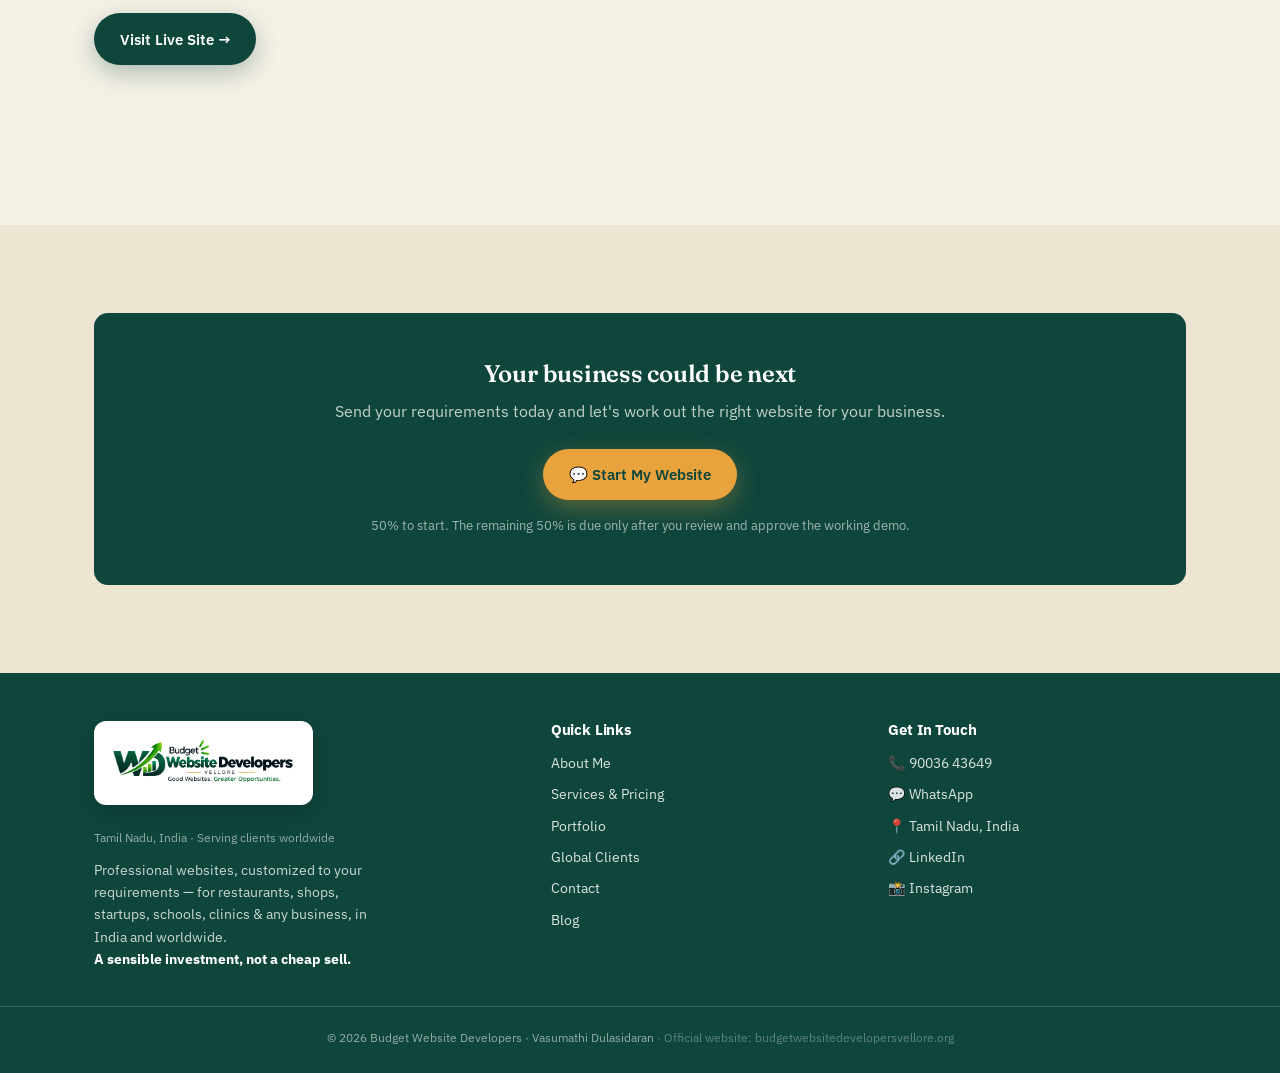
<file: portfolio.html>
<!DOCTYPE html>
<html lang="en">
<head>
  <meta charset="UTF-8" />
  <meta name="viewport" content="width=device-width, initial-scale=1.0" />
  <meta name="google-site-verification" content="xr7_4LVCiftgjp5NkGRvG96FTxHsi5VYuT93rpDKlVk" />
  <link rel="canonical" href="https://budgetwebsitedevelopersvellore.org/portfolio.html" />
  <link rel="icon" href="images/favicon.ico" sizes="any" />
  <link rel="icon" href="images/favicon-32.png" type="image/png" sizes="32x32" />
  <link rel="icon" href="images/favicon-16.png" type="image/png" sizes="16x16" />
  <link rel="apple-touch-icon" href="images/apple-touch-icon.png" />
  <meta property="og:type" content="website" />
  <meta property="og:site_name" content="Budget Website Developers" />
  <meta property="og:title" content="Portfolio — Live Client Websites | Budget Website Developers" />
  <meta property="og:description" content="Real, live websites for a school, a college, a hospital & a local business — each one verifiable right now, with real results." />
  <meta property="og:url" content="https://budgetwebsitedevelopersvellore.org/portfolio.html" />
  <meta property="og:image" content="https://budgetwebsitedevelopersvellore.org/images/og-share.png" />
  <meta property="og:image:width" content="1200" />
  <meta property="og:image:height" content="630" />
  <meta name="twitter:card" content="summary_large_image" />
  <meta name="twitter:title" content="Portfolio — Live Client Websites | Budget Website Developers" />
  <meta name="twitter:description" content="Real, live websites for a school, a college, a hospital & a local business — each one verifiable right now, with real results." />
  <meta name="twitter:image" content="https://budgetwebsitedevelopersvellore.org/images/og-share.png" />
  <title>Portfolio — Live Client Websites | Budget Website Developers</title>
  <meta
    name="description"
    content="Real, live websites for a school, a college, a hospital & a local business — each one verifiable right now, with real results."
  />
  <link rel="preconnect" href="https://fonts.googleapis.com" />
  <link
    href="https://fonts.googleapis.com/css2?family=Fraunces:opsz,wght@9..144,500;9..144,600;9..144,700&family=IBM+Plex+Sans:wght@400;500;600;700&family=IBM+Plex+Mono:wght@500;600;700&display=swap"
    rel="stylesheet"
  />
  <link rel="stylesheet" href="css/style.css" />
  <style>
    .case { display:grid; grid-template-columns:1fr 1fr; gap:2.5rem; align-items:center; margin-bottom:4.5rem; }
    .case:nth-child(even) .case-img { order:2; }
    .case-img { border-radius:var(--radius); overflow:hidden; border:1px solid var(--line); box-shadow:var(--shadow-lg); position:relative; }
    .case-img img { width:100%; display:block; }
    .case-img.placeholder { aspect-ratio:16/10; background:linear-gradient(135deg,var(--teal),var(--teal-l)); display:flex; align-items:center; justify-content:center; color:rgba(255,255,255,0.85); font-family:"IBM Plex Mono",monospace; font-size:0.85rem; text-align:center; padding:2rem; }
    .proof-img { margin:1rem 0 1.2rem; border-radius:10px; overflow:hidden; border:1px solid var(--line); box-shadow:var(--shadow); }
    .proof-img img { width:100%; display:block; }
    .proof-caption { font-size:0.72rem; color:var(--ink-soft); text-align:center; padding:0.5rem 0.7rem; background:var(--paper-d); font-family:"IBM Plex Mono",monospace; }
    .case-tag { display:inline-block; background:var(--teal-pale); color:var(--teal); font-size:0.72rem; font-weight:700; padding:0.3rem 0.7rem; border-radius:20px; margin-bottom:0.7rem; }
    .case h3 { font-size:1.5rem; margin-bottom:0.6rem; }
    .case p { color:var(--ink-soft); margin-bottom:1rem; font-size:0.95rem; }
    .case-feats { list-style:none; margin-bottom:1.2rem; }
    .case-feats li { font-size:0.85rem; padding:0.3rem 0; }
    .case-feats li::before { content:"→ "; color:var(--marigold-d); font-weight:700; }
    .case-quote { background:var(--white); border-left:3px solid var(--marigold); padding:0.9rem 1.1rem; font-size:0.85rem; font-style:italic; margin-bottom:1.2rem; border-radius:0 8px 8px 0; }
    .case-num { font-family:"IBM Plex Mono",monospace; font-size:0.7rem; color:var(--ink-soft); letter-spacing:0.06em; margin-bottom:0.6rem; }
    .case-label { font-family:"IBM Plex Mono",monospace; font-size:0.68rem; font-weight:700; letter-spacing:0.07em; text-transform:uppercase; color:var(--marigold-d); margin:1rem 0 0.35rem; }
    .pf-intro { max-width:640px; font-size:0.95rem; color:var(--ink-soft); margin-top:0.8rem; }
    .pf-jump { display:flex; gap:0.9rem; margin-top:1.4rem; flex-wrap:wrap; }
    .pf-jump a { display:flex; align-items:center; gap:0.6rem; background:var(--white); border:1px solid var(--line); border-radius:10px; padding:0.5rem 0.9rem 0.5rem 0.5rem; text-decoration:none; color:var(--ink); transition:border-color .15s, transform .15s; }
    .pf-jump a:hover { border-color:var(--teal); transform:translateY(-2px); }
    .pf-jump img { width:38px; height:38px; object-fit:cover; border-radius:6px; }
    .pf-jump span { font-size:0.78rem; font-weight:600; line-height:1.3; }
    .pf-jump em { font-style:normal; font-weight:500; color:var(--ink-soft); font-size:0.72rem; }
    @media (max-width:560px){ .pf-jump { gap:0.6rem; } .pf-jump a { padding:0.4rem 0.7rem 0.4rem 0.4rem; } }
    @media (max-width:860px){
      .case { grid-template-columns:1fr; }
      .case-img { order:0 !important; }
    }
  </style>
</head>
<body>
  <nav class="site-nav">
    <div class="nav-inner">
      <a href="index.html" class="nav-logo"><img src="images/logo-mark.png" alt="Budget Website Developers by GD Technologies logo" class="nav-logo-mark" /></a>
      <ul class="nav-links">
        <li><a href="index.html">Home</a></li>
        <li><a href="about.html">About Me</a></li>
        <li><a href="services.html">Services &amp; Pricing</a></li>
        <li><a href="portfolio.html" class="active">Portfolio</a></li>
        <li><a href="global.html">Global Clients</a></li>
        <li><a href="blog/index.html">Blog</a></li>
        <li><a href="contact.html">Contact</a></li>
        <li><a href="https://wa.me/919003643649" target="_blank" class="nav-cta">WhatsApp Me</a></li>
      </ul>
      <button class="nav-burger" id="navBurger" aria-label="Menu"><span></span><span></span><span></span></button>
    </div>
    <div class="mobile-panel" id="mobilePanel">
      <a href="index.html">Home</a>
      <a href="about.html">About Me</a>
      <a href="services.html">Services &amp; Pricing</a>
      <a href="portfolio.html">Portfolio</a>
      <a href="global.html">Global Clients</a>
      <a href="blog/index.html">Blog</a>
      <a href="contact.html">Contact</a>
      <a href="https://wa.me/919003643649" target="_blank">WhatsApp Me →</a>
    </div>
  </nav>

  <section style="padding-bottom:0.5rem">
    <div class="wrap">
      <div class="eyebrow">Portfolio</div>
      <h1 class="sec-title">Real websites. Live, verified and online.</h1>
      <p class="sec-sub">A closer look at 4 featured projects — schools, a clinic, a college and a local business — each one custom-built, delivered fast, and click-through verifiable right now.</p>
      <div class="pf-jump">
        <a href="#case-01"><img src="images/ssswomens.png" alt="" /><span>SSS College<br /><em>College</em></span></a>
        <a href="#bharathi-proof"><img src="images/school.PNG" alt="" /><span>Bharathi Vidyalaya<br /><em>School</em></span></a>
        <a href="#case-03"><img src="images/hospital.PNG" alt="" /><span>GD Hospital<br /><em>Clinic</em></span></a>
        <a href="#case-04"><img src="images/ravanaa.PNG" alt="" /><span>Ravanaa<br /><em>Local Business</em></span></a>
      </div>
    </div>
  </section>

  <section style="padding-top:1rem">
    <div class="wrap">

      <div class="case reveal" id="case-01">
        <div class="case-img placeholder"><img src="images/ssswomens.png" alt="SSS Womens College website homepage" /></div>
        <div>
          <div class="case-num">CASE FILE Nº01 / 04</div>
          <span class="case-tag" style="background:var(--marigold);color:var(--teal)">⭐ My First Client</span> <span class="verify-chip" style="margin:0 0 0.7rem 0.4rem;display:inline-flex">✓ Live &amp; Verified</span>
          <h3>SSS College for Women, Arni</h3>
          <div class="case-label">🎯 The Challenge</div>
          <p>A premium-feeling site with instant admissions answers, for a non-technical owner who needed to check it was working himself.</p>
          <div class="case-label">🛠️ What Was Built</div>
          <ul class="case-feats">
            <li>Fully scroll &amp; entrance-animated custom design</li>
            <li>Media/video gallery with PDF.js viewer</li>
            <li>Admissions enquiry form</li>
          </ul>
          <div class="case-label">✅ Proof</div>
          <p style="font-size:0.88rem;color:var(--ink-soft);margin-bottom:0.8rem">Open the live site below and check it yourself — the design, the gallery and the enquiry form are all working right now.</p>
          <a href="https://ssswomenscollege.com" target="_blank" class="btn btn-dark">Visit Live Site →</a>
        </div>
      </div>

      <div class="case reveal" id="bharathi-proof">
        <div class="case-img"><img src="images/school.PNG" alt="Bharathi Vidyalaya School website homepage" /></div>
        <div>
          <div class="case-num">CASE FILE Nº02 / 04</div>
          <span class="case-tag">School · Growth Package</span> <span class="verify-chip" style="margin:0 0 0.7rem 0.4rem;display:inline-flex">✓ Live &amp; Verified</span>
          <h3>Bharathi Vidyalaya School</h3>
          <div class="case-label">🎯 The Challenge</div>
          <p>Zero online presence — admissions ran entirely on word of mouth, referrals and walk-ins, invisible on Google Search.</p>
          <div class="case-label">🛠️ What Was Built</div>
          <ul class="case-feats">
            <li>School information structure, news &amp; events, enquiry form</li>
            <li>Mobile-first, bilingual-ready layout</li>
            <li>Google Search Console + Google Business Profile setup</li>
          </ul>
          <div class="case-label">💡 What Was Different</div>
          <p>News &amp; events update themselves from a Google Sheet the school already knows how to edit — no developer needed for day-to-day updates.</p>
          <div class="case-label">✅ Proof / Result</div>
          <p style="font-size:0.88rem;color:var(--ink-soft);margin-bottom:0.8rem">Real Search Console data, 3 months after launch — not a marketing estimate.</p>
          <div class="result-chips">
            <span class="result-chip">📈 1.79K Google impressions in 3 months</span>
            <span class="result-chip">🎯 Average position 6.4</span>
            <span class="result-chip">📱 Mobile speed score 95+</span>
          </div>
          <div class="proof-img">
            <img src="images/gsc-bharathi.png" alt="Google Search Console performance data for Bharathi Vidyalaya School showing 1.79K impressions and 48 clicks over 3 months" />
            <div class="proof-caption">Real Google Search Console data for bharathividyalayaschool.com — 3 months after launch</div>
          </div>
          <p style="font-size:0.75rem;color:var(--ink-soft);font-style:italic;margin-top:0.4rem">Example client result — results vary by business, location and search competition.</p>
          <div class="case-quote">"Since our website went live, we have been getting calls from people who found us online. Please keep up your good work!"<br /><strong>— Bharathi Vidyalaya School</strong></div>
          <a href="https://bharathividyalayaschool.com" target="_blank" class="btn btn-dark">Visit Live Site →</a>
        </div>
      </div>

      <div class="case reveal" id="case-03">
        <div class="case-img"><img src="images/hospital.PNG" alt="GD Hospital Arcot website homepage" /></div>
        <div>
          <div class="case-num">CASE FILE Nº03 / 04</div>
          <span class="case-tag">Clinic · Growth Package</span> <span class="verify-chip" style="margin:0 0 0.7rem 0.4rem;display:inline-flex">✓ Live &amp; Verified</span>
          <h3>GD Hospital, Arcot</h3>
          <div class="case-label">🎯 The Challenge</div>
          <p>No website meant patients had no way to learn about the hospital or its doctors before choosing where to go.</p>
          <div class="case-label">🛠️ What Was Built</div>
          <ul class="case-feats">
            <li>Doctor &amp; department profiles</li>
            <li>Appointment enquiry form</li>
            <li>Fast-loading, mobile-optimized layout</li>
          </ul>
          <div class="case-label">✅ Proof</div>
          <p style="font-size:0.88rem;color:var(--ink-soft);margin-bottom:0.8rem">Open the live site below and check the doctor profiles, enquiry form and mobile experience for yourself.</p>
          <a href="https://gdhospitalarcot.netlify.app" target="_blank" class="btn btn-dark">Visit Live Site →</a>
        </div>
      </div>

      <div class="case reveal">
        <div class="case-img"><img src="images/ravanaa.PNG" alt="Ravanaa Bouncer Services website homepage" /></div>
        <div>
          <div class="case-num" id="case-04">CASE FILE Nº04 / 04</div>
          <span class="case-tag">Local Business · Starter Package</span> <span class="verify-chip" style="margin:0 0 0.7rem 0.4rem;display:inline-flex">✓ Live &amp; Verified</span>
          <h3>Ravanaa Bouncer Services</h3>
          <div class="case-label">🎯 The Challenge</div>
          <p>Needed a professional web presence fast — no time for the weeks-long back-and-forth of larger agencies.</p>
          <div class="case-label">🛠️ What Was Built</div>
          <ul class="case-feats">
            <li>WhatsApp-first enquiry flow</li>
            <li>SEO audit + 20-step handover checklist</li>
          </ul>
          <div class="case-label">💡 What Was Different</div>
          <p>Delivered overnight — requirements shared at night, working demo ready by morning.</p>
          <div class="case-label">✅ Proof</div>
          <div class="case-quote">"We gave our requirements at night and got the demo site ready by morning. She is sincere and gives great work. Highly recommended!"<br /><strong>— Arun Kumar, Owner</strong></div>
          <a href="https://ravanaa.org" target="_blank" class="btn btn-dark">Visit Live Site →</a>
        </div>
      </div>

    </div>
  </section>

  <section style="background:var(--paper-d)">
    <div class="wrap">
      <div class="cta-band-wrap reveal" style="background:var(--teal);color:#fff;border-radius:var(--radius);padding:3rem 2rem;text-align:center">
        <h2 style="color:#fff;margin-bottom:0.7rem">Your business could be next</h2>
        <p style="color:rgba(255,255,255,0.75);margin-bottom:1.5rem">Send your requirements today and let's work out the right website for your business.</p>
        <a href="https://wa.me/919003643649?text=Hi%20Vasumathi%2C%20I%20saw%20your%20portfolio%20and%20want%20a%20website%20for%20my%20business." target="_blank" class="btn btn-primary">💬 Start My Website</a>
        <p style="color:rgba(255,255,255,0.6);margin-top:1rem;font-size:0.8rem">50% to start. The remaining 50% is due only after you review and approve the working demo.</p>
      </div>
    </div>
  </section>

  <footer>
    <div class="wrap footer-grid">
      <div>
        <div class="footer-logo-badge"><img src="images/logo-mark.png" alt="Budget Website Developers, Vellore — logo" /></div>
        <div class="footer-legal-name">Tamil Nadu, India &middot; Serving clients worldwide</div>
        <p class="footer-tagline">Professional websites, customized to your requirements — for restaurants, shops, startups, schools, clinics &amp; any business, in India and worldwide.<br /><strong>A sensible investment, not a cheap sell.</strong></p>
      </div>
      <div>
        <h4>Quick Links</h4>
        <ul>
          <li><a href="about.html">About Me</a></li>
          <li><a href="services.html">Services &amp; Pricing</a></li>
          <li><a href="portfolio.html">Portfolio</a></li>
          <li><a href="global.html">Global Clients</a></li>
          <li><a href="contact.html">Contact</a></li>
          <li><a href="blog/index.html">Blog</a></li>
        </ul>
      </div>
      <div>
        <h4>Get In Touch</h4>
        <ul>
          <li><a href="tel:+919003643649">📞 90036 43649</a></li>
          <li><a href="https://wa.me/919003643649" target="_blank">💬 WhatsApp</a></li>
          <li>📍 Tamil Nadu, India</li>
          <li><a href="https://www.linkedin.com/in/vasumathi-dulasidaran-817b8784/" target="_blank">🔗 LinkedIn</a></li>
          <li><a href="https://www.instagram.com/budgetwebsitedevelopers" target="_blank">📸 Instagram</a></li>
        </ul>
      </div>
    </div>
    <div class="footer-bottom">© 2026 Budget Website Developers · Vasumathi Dulasidaran <span style="opacity:0.6">· Official website: budgetwebsitedevelopersvellore.org</span></div>
  </footer>

  <a href="https://wa.me/919003643649?text=Hi%20Vasumathi%2C%20I%20am%20interested%20in%20a%20website%20for%20my%20business." class="wa-float" target="_blank" aria-label="WhatsApp">💬</a>

  <button class="bot-float" id="botToggle" aria-label="Chat with assistant">🤖</button>
  <div class="bot-panel" id="botPanel">
    <div class="bot-head">Quick Questions?<span class="sub">Instant answers, automated</span><button class="bot-close" id="botClose" aria-label="Close chat">✕</button></div>
    <div class="bot-body" id="botBody">
      <div class="bot-msg bot">Hi! I'm the site assistant for Budget Website Developers 👋 Ask me about pricing, delivery time, or what's included.</div>
    </div>
    <div class="bot-quick" id="botQuick">
      <button class="bot-chip" data-q="pricing">💰 Pricing</button>
      <button class="bot-chip" data-q="delivery">⏱️ Delivery time</button>
      <button class="bot-chip" data-q="process">🛠️ How it works</button>
      <button class="bot-chip" data-q="payment">💳 Payment terms</button>
      <button class="bot-chip" data-q="talk">📞 Talk to Vasu</button>
    </div>
  </div>

  <script src="js/main.js"></script>
  <!-- Mobile Sticky Call/WhatsApp Bar -->
  <div class="mobile-cta-bar">
    <a href="tel:+919003643649" class="mcta-btn mcta-call">📞 Call Now</a>
    <a href="https://wa.me/919003643649?text=Hi%20Vasumathi%2C%20I%20want%20a%20website%20for%20my%20business." target="_blank" class="mcta-btn mcta-wa">💬 WhatsApp</a>
  </div>
</body>
</html>
</file>
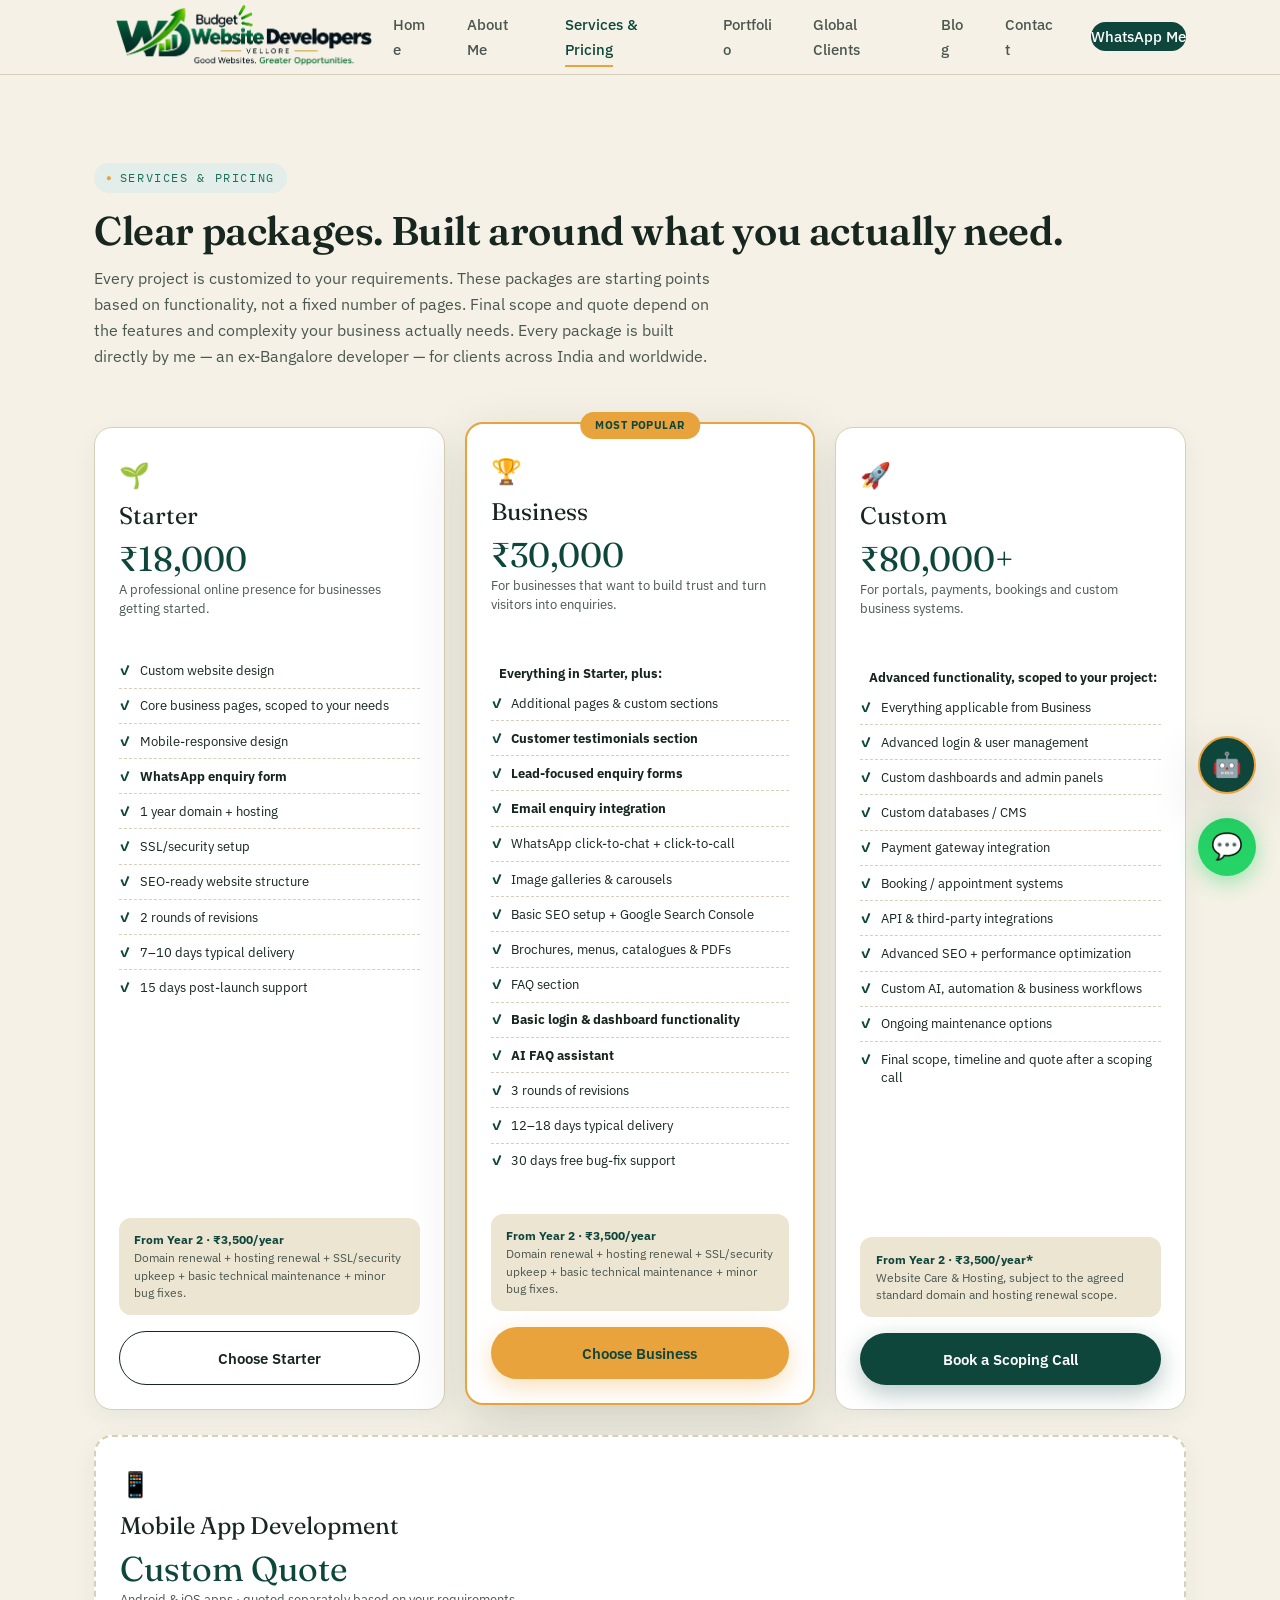
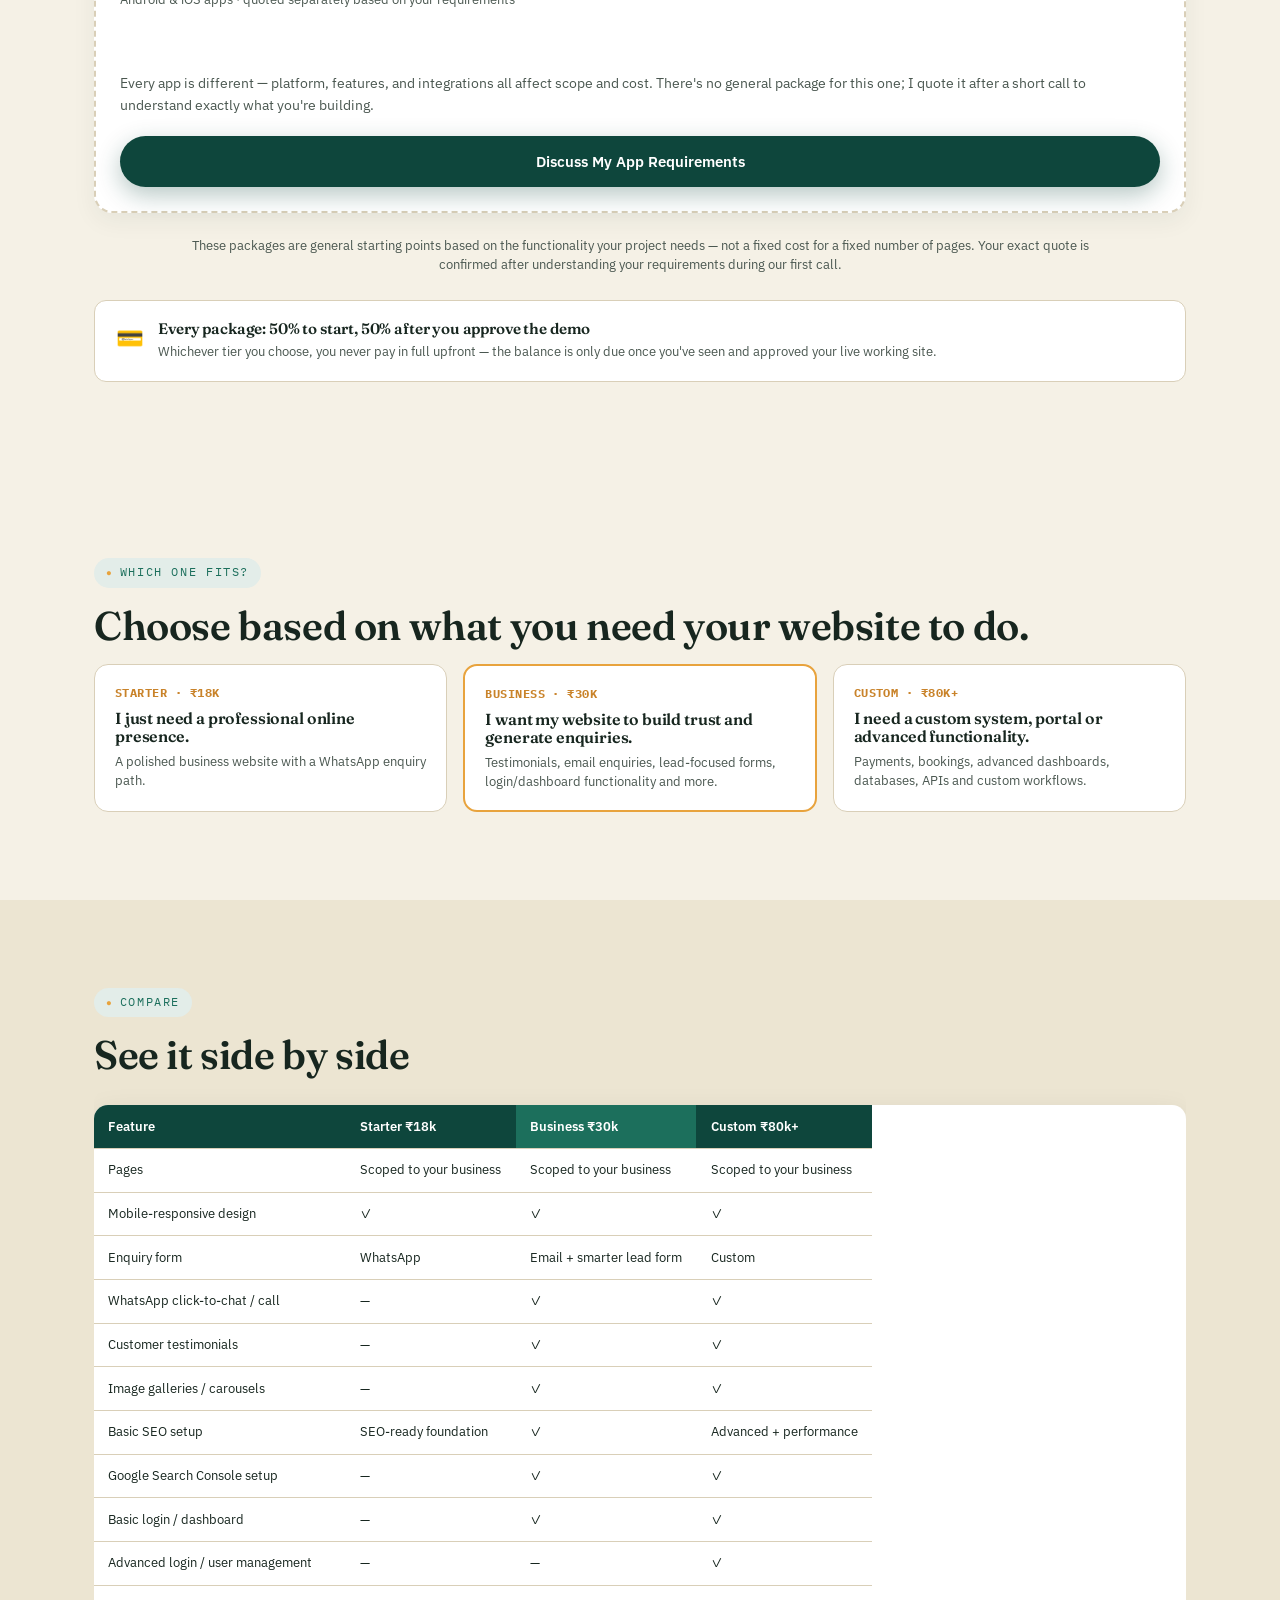
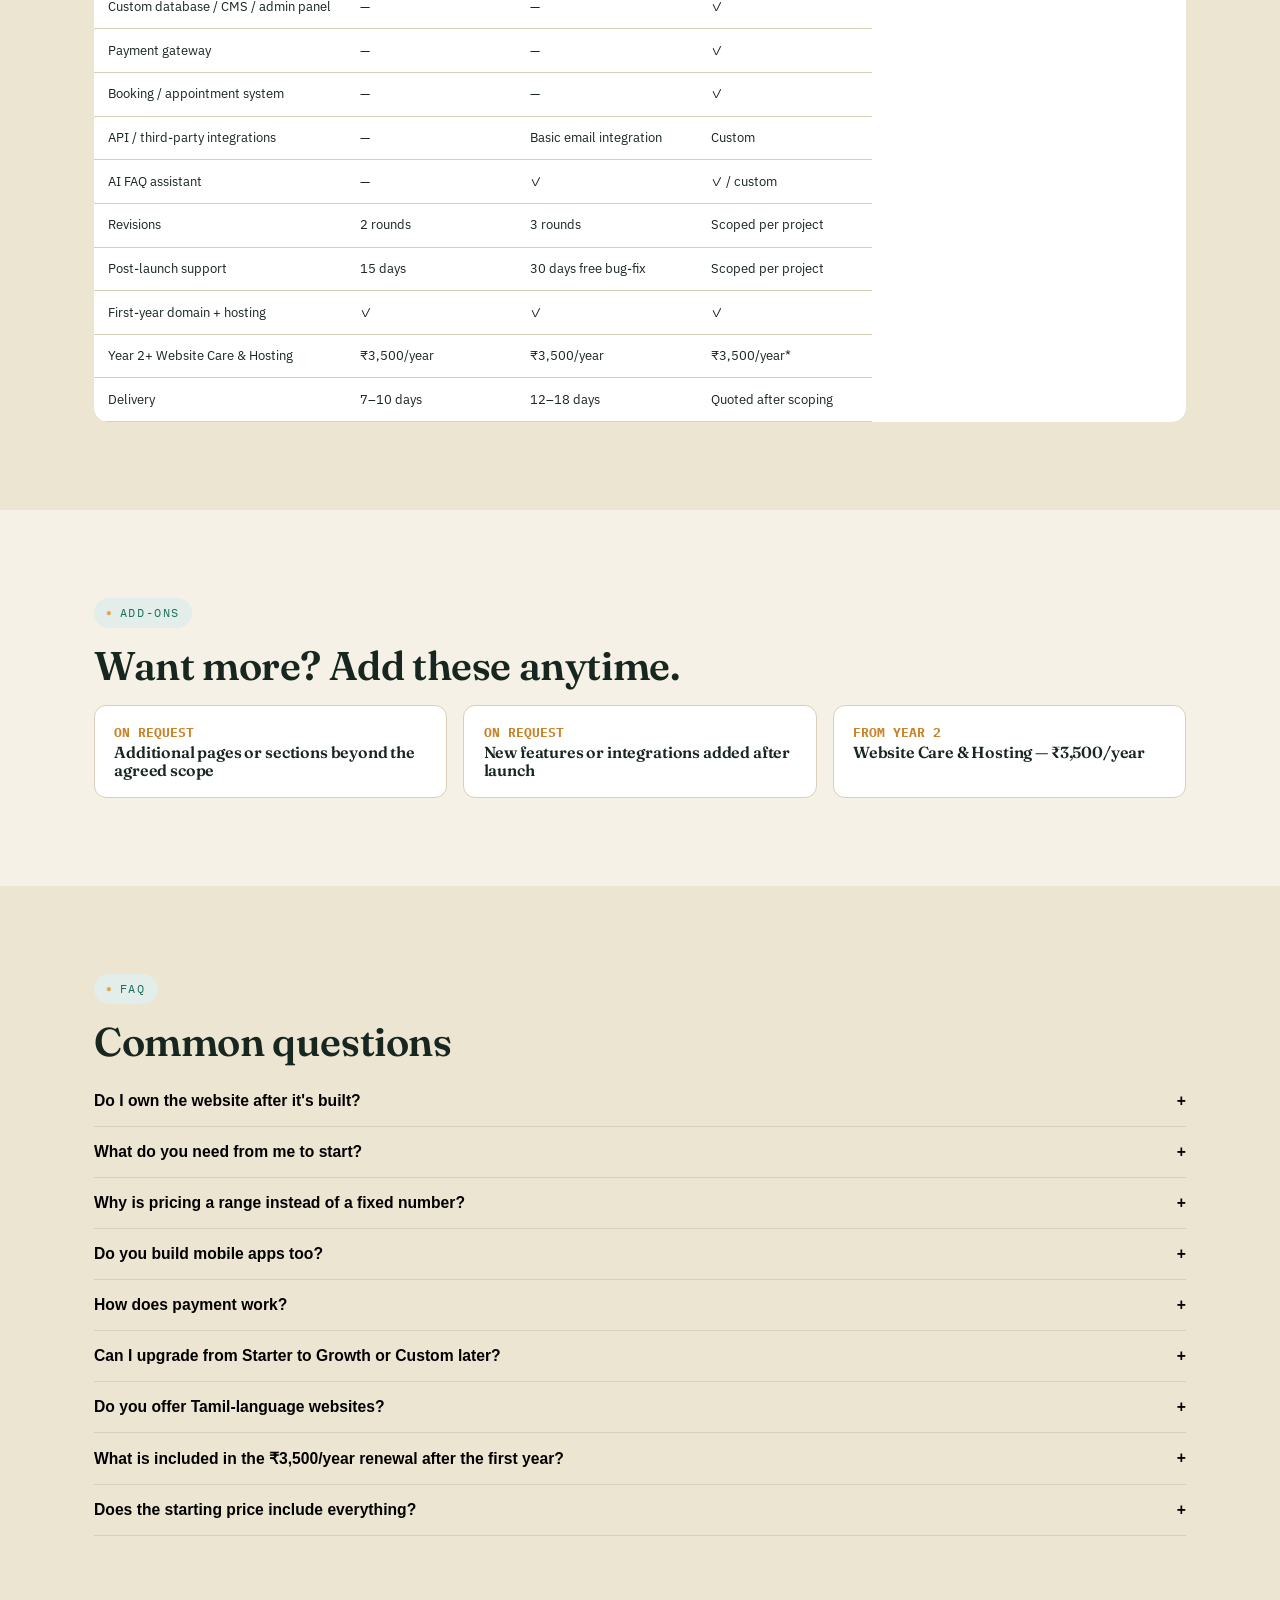
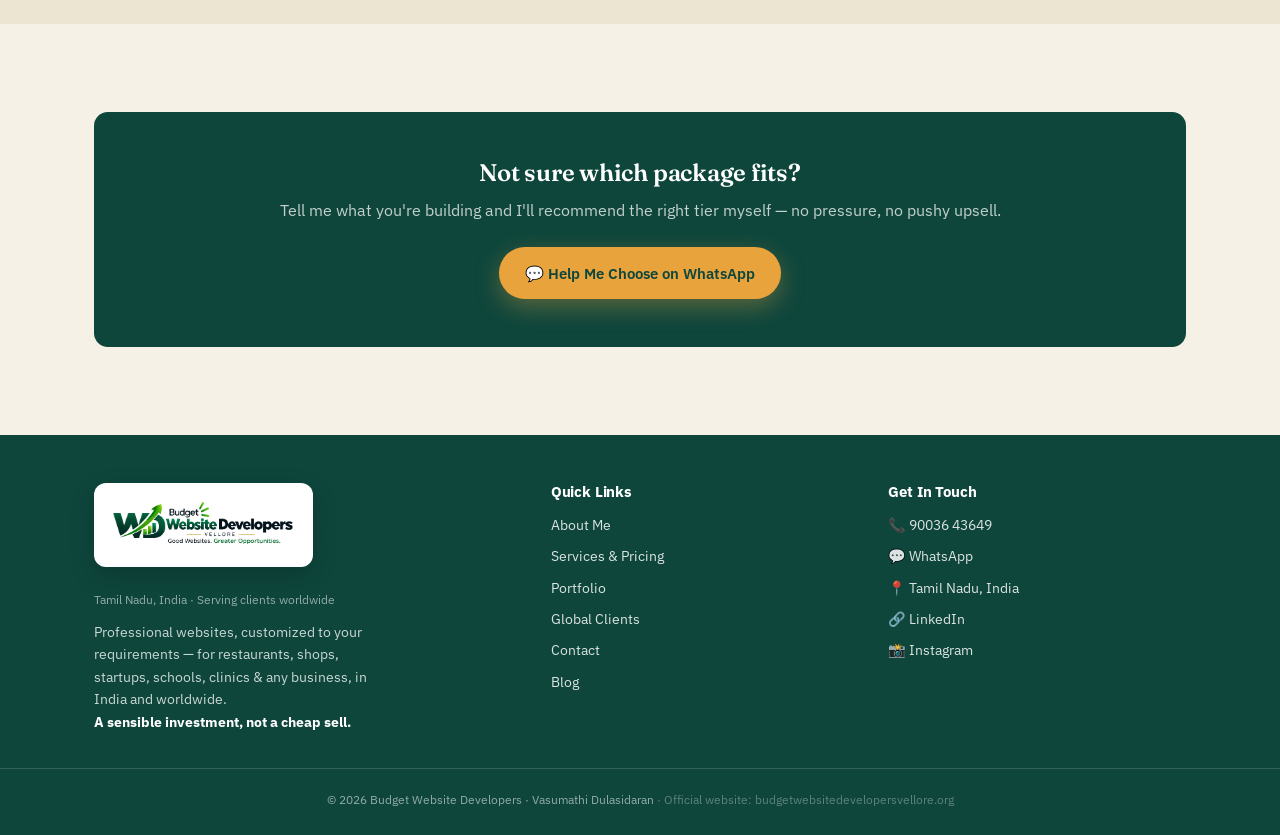
<file: services.html>
<!DOCTYPE html>
<html lang="en">
<head>
  <meta charset="UTF-8" />
  <meta name="viewport" content="width=device-width, initial-scale=1.0" />
  <meta name="google-site-verification" content="xr7_4LVCiftgjp5NkGRvG96FTxHsi5VYuT93rpDKlVk" />
  <link rel="canonical" href="https://budgetwebsitedevelopersvellore.org/services.html" />
  <link rel="icon" href="images/favicon.ico" sizes="any" />
  <link rel="icon" href="images/favicon-32.png" type="image/png" sizes="32x32" />
  <link rel="icon" href="images/favicon-16.png" type="image/png" sizes="16x16" />
  <link rel="apple-touch-icon" href="images/apple-touch-icon.png" />
  <meta property="og:type" content="website" />
  <meta property="og:site_name" content="Budget Website Developers" />
  <meta property="og:title" content="Website Pricing — India & Worldwide | BWD" />
  <meta property="og:description" content="Custom website packages scoped to what you actually need — not templates. Transparent INR pricing, clear scope, and no hidden costs." />
  <meta property="og:url" content="https://budgetwebsitedevelopersvellore.org/services.html" />
  <meta property="og:image" content="https://budgetwebsitedevelopersvellore.org/images/og-share.png" />
  <meta property="og:image:width" content="1200" />
  <meta property="og:image:height" content="630" />
  <meta name="twitter:card" content="summary_large_image" />
  <meta name="twitter:title" content="Website Pricing — India & Worldwide | BWD" />
  <meta name="twitter:description" content="Custom website packages scoped to what you actually need — not templates. Transparent INR pricing, clear scope, and no hidden costs." />
  <meta name="twitter:image" content="https://budgetwebsitedevelopersvellore.org/images/og-share.png" />
  <title>Website Pricing — India & Worldwide | BWD</title>
  <meta
    name="description"
    content="Custom website packages scoped to what you actually need — not templates. Transparent INR pricing, clear scope, and no hidden costs."
  />
  <link rel="preconnect" href="https://fonts.googleapis.com" />
  <link
    href="https://fonts.googleapis.com/css2?family=Fraunces:opsz,wght@9..144,500;9..144,600;9..144,700&family=IBM+Plex+Sans:wght@400;500;600;700&family=IBM+Plex+Mono:wght@500;600;700&display=swap"
    rel="stylesheet"
  />
  <link rel="stylesheet" href="css/style.css" />
  <style>
    .pr-grid { display:grid; grid-template-columns:repeat(3,minmax(0,1fr)); gap:1.25rem; align-items:stretch; }
    .pr-card { background:var(--white); border:1px solid var(--line); border-radius:18px; padding:1.75rem 1.5rem 1.5rem; display:flex; flex-direction:column; position:relative; box-shadow:0 8px 24px rgba(20,55,55,0.06); }
    .pr-card.feat { border:2px solid var(--marigold); box-shadow:var(--shadow-lg); transform:translateY(-5px); }
    .pr-badge { position:absolute; top:-12px; left:50%; transform:translateX(-50%); background:var(--marigold); color:var(--teal); font-size:0.67rem; font-weight:700; padding:0.32rem 0.95rem; border-radius:20px; letter-spacing:0.04em; white-space:nowrap; }
    .pr-ic { font-size:1.55rem; margin-bottom:0.45rem; }
    .pr-name { font-family:"Fraunces",serif; font-size:1.5rem; line-height:1.15; margin-bottom:0.25rem; }
    .pr-price { font-family:"Fraunces",serif; font-size:2.15rem; color:var(--teal); margin:0.35rem 0 0.25rem; line-height:1.1; }
    .pr-note { font-size:0.8rem; line-height:1.45; color:var(--ink-soft); margin-bottom:1.1rem; min-height:3.4rem; }
    .pr-list { list-style:none; margin:0 0 1.35rem; padding:0; flex:1; }
    .pr-list li { font-size:0.83rem; line-height:1.42; padding:0.48rem 0; border-bottom:1px dashed var(--line); display:flex; gap:0.55rem; align-items:flex-start; }
    .pr-list li:last-child { border-bottom:none; }
    .pr-list li::before { content:"✓"; color:var(--teal); font-weight:700; flex-shrink:0; }
    .pr-list li.divider { border-bottom:none; padding:0.9rem 0 0.2rem; font-weight:700; color:var(--ink); }
    .pr-list li.divider::before { content:""; width:0; }
    .pr-card .btn { margin-top:auto; }
    .renewal-note { margin-top:0.9rem; padding:0.85rem 0.95rem; border-radius:12px; background:var(--paper-d); font-size:0.76rem; line-height:1.45; color:var(--ink-soft); }
    .renewal-note strong { color:var(--teal); }
    .why-note { text-align:center; font-size:0.8rem; line-height:1.5; color:var(--ink-soft); margin:1.4rem auto 0; max-width:900px; }
    .decision-grid { display:grid; grid-template-columns:repeat(3,1fr); gap:1rem; margin-top:1rem; }
    .decision-card { background:var(--white); border:1px solid var(--line); border-radius:14px; padding:1.2rem 1.25rem; }
    .decision-card.business { border:2px solid var(--marigold); }
    .decision-card .p { font-family:"IBM Plex Mono",monospace; color:var(--marigold-d); font-weight:700; font-size:0.72rem; letter-spacing:.04em; margin-bottom:.45rem; }
    .decision-card h4 { margin-bottom:.35rem; }
    .decision-card p { font-size:.82rem; line-height:1.45; color:var(--ink-soft); margin:0; }
    .addon-grid { display:grid; grid-template-columns:repeat(3,1fr); gap:1rem; margin-top:1rem; }
    .addon-card { background:var(--white); border:1px solid var(--line); border-radius:12px; padding:1.1rem 1.2rem; }
    .addon-card .p { font-family:"IBM Plex Mono",monospace; color:var(--marigold-d); font-weight:700; font-size:0.8rem; }
    .compare-table { width:100%; border-collapse:collapse; margin-top:1rem; background:var(--white); border-radius:var(--radius); overflow:hidden; box-shadow:var(--shadow); }
    .compare-table th, .compare-table td { padding:0.78rem 0.9rem; text-align:left; border-bottom:1px solid var(--line); font-size:0.82rem; line-height:1.35; }
    .compare-table th { background:var(--teal); color:var(--white); font-weight:600; white-space:nowrap; }
    .compare-table th:nth-child(3) { background:var(--teal-l); }
    .faq-item { border-bottom:1px solid var(--line); padding:1rem 0; }
    .faq-q { width:100%; text-align:left; background:none; border:none; font-weight:600; font-size:0.98rem; cursor:pointer; display:flex; justify-content:space-between; padding:0; }
    .faq-a { max-height:0; overflow:hidden; transition:max-height 0.3s ease; font-size:0.88rem; line-height:1.5; color:var(--ink-soft); }
    .faq-item.open .faq-a { max-height:240px; padding-top:0.7rem; }
    .table-scroll { overflow-x:auto; -webkit-overflow-scrolling:touch; border-radius:var(--radius); }
    @media (max-width:980px){ .pr-grid, .decision-grid, .addon-grid { grid-template-columns:1fr; } .pr-card.feat{transform:none;} .pr-note{min-height:auto;} .compare-table{min-width:720px;} }
  </style>
</head>
<body>
  <nav class="site-nav">
    <div class="nav-inner">
      <a href="index.html" class="nav-logo"><img src="images/logo-mark.png" alt="Budget Website Developers by GD Technologies logo" class="nav-logo-mark" /> </a>
      <ul class="nav-links">
        <li><a href="index.html">Home</a></li>
        <li><a href="about.html">About Me</a></li>
        <li><a href="services.html" class="active">Services &amp; Pricing</a></li>
        <li><a href="portfolio.html">Portfolio</a></li>
        <li><a href="global.html">Global Clients</a></li>
        <li><a href="blog/index.html">Blog</a></li>
        <li><a href="contact.html">Contact</a></li>
        <li><a href="https://wa.me/919003643649" target="_blank" class="nav-cta">WhatsApp Me</a></li>
      </ul>
      <button class="nav-burger" id="navBurger" aria-label="Menu"><span></span><span></span><span></span></button>
    </div>
    <div class="mobile-panel" id="mobilePanel">
      <a href="index.html">Home</a>
      <a href="about.html">About Me</a>
      <a href="services.html">Services &amp; Pricing</a>
      <a href="portfolio.html">Portfolio</a>
      <a href="global.html">Global Clients</a>
      <a href="blog/index.html">Blog</a>
      <a href="contact.html">Contact</a>
      <a href="https://wa.me/919003643649" target="_blank">WhatsApp Me →</a>
    </div>
  </nav>

  <section style="padding-bottom:1rem">
    <div class="wrap">
      <div class="eyebrow">Services &amp; Pricing</div>
      <h1 class="sec-title">Clear packages. Built around what you actually need.</h1>
      <p class="sec-sub">Every project is customized to your requirements. These packages are starting points based on functionality, not a fixed number of pages. Final scope and quote depend on the features and complexity your business actually needs. Every package is built directly by me — an ex-Bangalore developer — for clients across India and worldwide.</p>
    </div>
  </section>

  <section style="padding-top:0">
    <div class="wrap">
      <div class="pr-grid">
        <div class="pr-card spot-card reveal">
          <div class="pr-ic">🌱</div>
          <div class="pr-name">Starter</div>
          <div class="pr-price">₹18,000</div>
          <div class="pr-note">A professional online presence for businesses getting started.</div>
          <ul class="pr-list">
            <li>Custom website design</li>
            <li>Core business pages, scoped to your needs</li>
            <li>Mobile-responsive design</li>
            <li><strong>WhatsApp enquiry form</strong></li>
            <li>1 year domain + hosting</li>
            <li>SSL/security setup</li>
            <li>SEO-ready website structure</li>
            <li>2 rounds of revisions</li>
            <li>7–10 days typical delivery</li>
            <li>15 days post-launch support</li>
          </ul>
          <div class="renewal-note"><strong>From Year 2 · ₹3,500/year</strong><br>Domain renewal + hosting renewal + SSL/security upkeep + basic technical maintenance + minor bug fixes.</div>
          <a href="https://wa.me/919003643649?text=Hi%2C%20I%20am%20interested%20in%20the%20Starter%20website%20package." target="_blank" class="btn btn-ghost" style="justify-content:center;margin-top:1rem">Choose Starter</a>
        </div>

        <div class="pr-card feat spot-card reveal">
          <div class="pr-badge">MOST POPULAR</div>
          <div class="pr-ic">🏆</div>
          <div class="pr-name">Business</div>
          <div class="pr-price">₹30,000</div>
          <div class="pr-note">For businesses that want to build trust and turn visitors into enquiries.</div>
          <ul class="pr-list">
            <li class="divider">Everything in Starter, plus:</li>
            <li>Additional pages &amp; custom sections</li>
            <li><strong>Customer testimonials section</strong></li>
            <li><strong>Lead-focused enquiry forms</strong></li>
            <li><strong>Email enquiry integration</strong></li>
            <li>WhatsApp click-to-chat + click-to-call</li>
            <li>Image galleries &amp; carousels</li>
            <li>Basic SEO setup + Google Search Console</li>
            <li>Brochures, menus, catalogues &amp; PDFs</li>
            <li>FAQ section</li>
            <li><strong>Basic login &amp; dashboard functionality</strong></li>
            <li><strong>AI FAQ assistant</strong></li>
            <li>3 rounds of revisions</li>
            <li>12–18 days typical delivery</li>
            <li>30 days free bug-fix support</li>
          </ul>
          <div class="renewal-note"><strong>From Year 2 · ₹3,500/year</strong><br>Domain renewal + hosting renewal + SSL/security upkeep + basic technical maintenance + minor bug fixes.</div>
          <a href="https://wa.me/919003643649?text=Hi%2C%20I%20am%20interested%20in%20the%20Business%20website%20package." target="_blank" class="btn btn-primary" style="justify-content:center;margin-top:1rem">Choose Business</a>
        </div>

        <div class="pr-card spot-card reveal">
          <div class="pr-ic">🚀</div>
          <div class="pr-name">Custom</div>
          <div class="pr-price">₹80,000+</div>
          <div class="pr-note">For portals, payments, bookings and custom business systems.</div>
          <ul class="pr-list">
            <li class="divider">Advanced functionality, scoped to your project:</li>
            <li>Everything applicable from Business</li>
            <li>Advanced login &amp; user management</li>
            <li>Custom dashboards and admin panels</li>
            <li>Custom databases / CMS</li>
            <li>Payment gateway integration</li>
            <li>Booking / appointment systems</li>
            <li>API &amp; third-party integrations</li>
            <li>Advanced SEO + performance optimization</li>
            <li>Custom AI, automation &amp; business workflows</li>
            <li>Ongoing maintenance options</li>
            <li>Final scope, timeline and quote after a scoping call</li>
          </ul>
          <div class="renewal-note"><strong>From Year 2 · ₹3,500/year*</strong><br>Website Care &amp; Hosting, subject to the agreed standard domain and hosting renewal scope.</div>
          <a href="https://wa.me/919003643649?text=Hi%20Vasumathi%2C%20I%27m%20interested%20in%20a%20Custom%20website%20with%20advanced%20features.%20Can%20we%20schedule%20a%20scoping%20call%3F" target="_blank" class="btn btn-dark" style="justify-content:center;margin-top:1rem">Book a Scoping Call</a>
        </div>
      </div>

      <div class="pr-card spot-card reveal" style="margin-top:1.6rem;border:2px dashed var(--line)">
        <div class="pr-ic">📱</div>
        <div class="pr-name">Mobile App Development</div>
        <div class="pr-price">Custom Quote</div>
        <div class="pr-note">Android &amp; iOS apps · quoted separately based on your requirements</div>
        <p style="font-size:0.85rem;color:var(--ink-soft);margin:0.6rem 0 1.2rem">Every app is different — platform, features, and integrations all affect scope and cost. There's no general package for this one; I quote it after a short call to understand exactly what you're building.</p>
        <a href="https://wa.me/919003643649?text=Hi%20Vasumathi%2C%20I%27d%20like%20to%20discuss%20a%20mobile%20app%20for%20my%20business." target="_blank" class="btn btn-dark" style="justify-content:center">Discuss My App Requirements</a>
      </div>

      <p class="why-note">These packages are general starting points based on the functionality your project needs — not a fixed cost for a fixed number of pages. Your exact quote is confirmed after understanding your requirements during our first call.</p>
      <div class="trust-card reveal" style="margin-top:1.6rem">
        <div class="ic">💳</div>
        <div>
          <h4>Every package: 50% to start, 50% after you approve the demo</h4>
          <p>Whichever tier you choose, you never pay in full upfront — the balance is only due once you've seen and approved your live working site.</p>
        </div>
      </div>
    </div>
  </section>

  <section>
    <div class="wrap">
      <div class="eyebrow">Which one fits?</div>
      <h2 class="sec-title">Choose based on what you need your website to do.</h2>
      <div class="decision-grid">
        <div class="decision-card reveal"><div class="p">STARTER · ₹18K</div><h4>I just need a professional online presence.</h4><p>A polished business website with a WhatsApp enquiry path.</p></div>
        <div class="decision-card business reveal"><div class="p">BUSINESS · ₹30K</div><h4>I want my website to build trust and generate enquiries.</h4><p>Testimonials, email enquiries, lead-focused forms, login/dashboard functionality and more.</p></div>
        <div class="decision-card reveal"><div class="p">CUSTOM · ₹80K+</div><h4>I need a custom system, portal or advanced functionality.</h4><p>Payments, bookings, advanced dashboards, databases, APIs and custom workflows.</p></div>
      </div>
    </div>
  </section>

  <section style="background:var(--paper-d)">
    <div class="wrap">
      <div class="eyebrow">Compare</div>
      <h2 class="sec-title">See it side by side</h2>
      <div class="table-scroll">
      <table class="compare-table">
        <tr><th>Feature</th><th>Starter ₹18k</th><th>Business ₹30k</th><th>Custom ₹80k+</th></tr>
        <tr><td>Pages</td><td>Scoped to your business</td><td>Scoped to your business</td><td>Scoped to your business</td></tr>
        <tr><td>Mobile-responsive design</td><td>✓</td><td>✓</td><td>✓</td></tr>
        <tr><td>Enquiry form</td><td>WhatsApp</td><td>Email + smarter lead form</td><td>Custom</td></tr>
        <tr><td>WhatsApp click-to-chat / call</td><td>—</td><td>✓</td><td>✓</td></tr>
        <tr><td>Customer testimonials</td><td>—</td><td>✓</td><td>✓</td></tr>
        <tr><td>Image galleries / carousels</td><td>—</td><td>✓</td><td>✓</td></tr>
        <tr><td>Basic SEO setup</td><td>SEO-ready foundation</td><td>✓</td><td>Advanced + performance</td></tr>
        <tr><td>Google Search Console setup</td><td>—</td><td>✓</td><td>✓</td></tr>
        <tr><td>Basic login / dashboard</td><td>—</td><td>✓</td><td>✓</td></tr>
        <tr><td>Advanced login / user management</td><td>—</td><td>—</td><td>✓</td></tr>
        <tr><td>Custom database / CMS / admin panel</td><td>—</td><td>—</td><td>✓</td></tr>
        <tr><td>Payment gateway</td><td>—</td><td>—</td><td>✓</td></tr>
        <tr><td>Booking / appointment system</td><td>—</td><td>—</td><td>✓</td></tr>
        <tr><td>API / third-party integrations</td><td>—</td><td>Basic email integration</td><td>Custom</td></tr>
        <tr><td>AI FAQ assistant</td><td>—</td><td>✓</td><td>✓ / custom</td></tr>
        <tr><td>Revisions</td><td>2 rounds</td><td>3 rounds</td><td>Scoped per project</td></tr>
        <tr><td>Post-launch support</td><td>15 days</td><td>30 days free bug-fix</td><td>Scoped per project</td></tr>
        <tr><td>First-year domain + hosting</td><td>✓</td><td>✓</td><td>✓</td></tr>
        <tr><td>Year 2+ Website Care &amp; Hosting</td><td>₹3,500/year</td><td>₹3,500/year</td><td>₹3,500/year*</td></tr>
        <tr><td>Delivery</td><td>7–10 days</td><td>12–18 days</td><td>Quoted after scoping</td></tr>
      </table>
      </div>
    </div>
  </section>

  <section>
    <div class="wrap">
      <div class="eyebrow">Add-ons</div>
      <h2 class="sec-title">Want more? Add these anytime.</h2>
      <div class="addon-grid">
        <div class="addon-card reveal"><div class="p">ON REQUEST</div><h4>Additional pages or sections beyond the agreed scope</h4></div>
        <div class="addon-card reveal"><div class="p">ON REQUEST</div><h4>New features or integrations added after launch</h4></div>
        <div class="addon-card reveal"><div class="p">FROM YEAR 2</div><h4>Website Care &amp; Hosting — ₹3,500/year</h4></div>
      </div>
    </div>
  </section>

  <section style="background:var(--paper-d)">
    <div class="wrap">
      <div class="eyebrow">FAQ</div>
      <h2 class="sec-title">Common questions</h2>
      <div class="faq-item">
        <button class="faq-q">Do I own the website after it's built? <span>+</span></button>
        <div class="faq-a">Yes — the domain, hosting account and all files belong to you. I simply manage them for you if you'd like ongoing support.</div>
      </div>
      <div class="faq-item">
        <button class="faq-q">What do you need from me to start? <span>+</span></button>
        <div class="faq-a">Your business details, logo (if you have one), photos, and the text content for each page — or I can help you draft it.</div>
      </div>
      <div class="faq-item">
        <button class="faq-q">Why is pricing a range instead of a fixed number? <span>+</span></button>
        <div class="faq-a">Every project is different — the functionality and features you need affect the final price, not the number of pages. I confirm an exact quote after understanding your requirements, so you never pay for anything you didn't ask for.</div>
      </div>
      <div class="faq-item">
        <button class="faq-q">Do you build mobile apps too? <span>+</span></button>
        <div class="faq-a">Yes — Android and iOS apps are quoted separately from the website packages above, since every app's platform, features and integrations are different. Message me your requirements and I'll get back to you with a custom quote.</div>
      </div>
      <div class="faq-item">
        <button class="faq-q">How does payment work? <span>+</span></button>
        <div class="faq-a">50% to get started, and the remaining 50% only after you've seen and approved your live working demo — on every tier, no exceptions.</div>
      </div>
      <div class="faq-item">
        <button class="faq-q">Can I upgrade from Starter to Growth or Custom later? <span>+</span></button>
        <div class="faq-a">Yes, you can upgrade anytime — you only pay the difference for the added features.</div>
      </div>
      <div class="faq-item">
        <button class="faq-q">Do you offer Tamil-language websites? <span>+</span></button>
        <div class="faq-a">Yes, bilingual Tamil &amp; English websites are available on any tier — just mention it when sharing your requirements.</div>
      </div>
      <div class="faq-item">
        <button class="faq-q">What is included in the ₹3,500/year renewal after the first year? <span>+</span></button>
        <div class="faq-a">From Year 2, ₹3,500/year covers the actual domain renewal cost, hosting renewal, SSL/security upkeep, keeping the existing website live, basic technical maintenance and minor bug fixes. New pages, redesigns, new features and major development are quoted separately before work begins.</div>
      </div>
      <div class="faq-item">
        <button class="faq-q">Does the starting price include everything? <span>+</span></button>
        <div class="faq-a">The Starter and Business prices cover the website features listed for each package. Advanced features such as payment gateways, complex booking systems, advanced user management, large databases, major migrations or complex API integrations are quoted separately before work begins.</div>
      </div>
    </div>
  </section>

  <section>
    <div class="wrap">
      <div class="reveal" style="background:var(--teal);color:#fff;border-radius:var(--radius);padding:3rem 2rem;text-align:center">
        <h2 style="color:#fff;margin-bottom:0.7rem">Not sure which package fits?</h2>
        <p style="color:rgba(255,255,255,0.75);margin-bottom:1.5rem">Tell me what you're building and I'll recommend the right tier myself — no pressure, no pushy upsell.</p>
        <a href="https://wa.me/919003643649?text=Hi%20Vasumathi%2C%20I%27m%20not%20sure%20which%20package%20fits%20my%20needs.%20Can%20you%20help%20me%20decide%3F" target="_blank" class="btn btn-primary">💬 Help Me Choose on WhatsApp</a>
      </div>
    </div>
  </section>

  <footer>
    <div class="wrap footer-grid">
      <div>
        <div class="footer-logo-badge"><img src="images/logo-mark.png" alt="Budget Website Developers, Vellore — logo" /></div>
        <div class="footer-legal-name">Tamil Nadu, India &middot; Serving clients worldwide</div>
        <p class="footer-tagline">Professional websites, customized to your requirements — for restaurants, shops, startups, schools, clinics &amp; any business, in India and worldwide.<br /><strong>A sensible investment, not a cheap sell.</strong></p>
      </div>
      <div>
        <h4>Quick Links</h4>
        <ul>
          <li><a href="about.html">About Me</a></li>
          <li><a href="services.html">Services &amp; Pricing</a></li>
          <li><a href="portfolio.html">Portfolio</a></li>
          <li><a href="global.html">Global Clients</a></li>
          <li><a href="contact.html">Contact</a></li>
          <li><a href="blog/index.html">Blog</a></li>
        </ul>
      </div>
      <div>
        <h4>Get In Touch</h4>
        <ul>
          <li><a href="tel:+919003643649">📞 90036 43649</a></li>
          <li><a href="https://wa.me/919003643649" target="_blank">💬 WhatsApp</a></li>
          <li>📍 Tamil Nadu, India</li>
          <li><a href="https://www.linkedin.com/in/vasumathi-dulasidaran-817b8784/" target="_blank">🔗 LinkedIn</a></li>
          <li><a href="https://www.instagram.com/budgetwebsitedevelopers" target="_blank">📸 Instagram</a></li>
        </ul>
      </div>
    </div>
    <div class="footer-bottom">© 2026 Budget Website Developers · Vasumathi Dulasidaran <span style="opacity:0.6">· Official website: budgetwebsitedevelopersvellore.org</span></div>
  </footer>

  <a href="https://wa.me/919003643649?text=Hi%20Vasumathi%2C%20I%20am%20interested%20in%20a%20website%20for%20my%20business." class="wa-float" target="_blank" aria-label="WhatsApp">💬</a>

  <button class="bot-float" id="botToggle" aria-label="Chat with assistant">🤖</button>
  <div class="bot-panel" id="botPanel">
    <div class="bot-head">Quick Questions?<span class="sub">Instant answers, automated</span><button class="bot-close" id="botClose" aria-label="Close chat">✕</button></div>
    <div class="bot-body" id="botBody">
      <div class="bot-msg bot">Hi! I'm the site assistant for Budget Website Developers 👋 Ask me about pricing, delivery time, or what's included.</div>
    </div>
    <div class="bot-quick" id="botQuick">
      <button class="bot-chip" data-q="pricing">💰 Pricing</button>
      <button class="bot-chip" data-q="delivery">⏱️ Delivery time</button>
      <button class="bot-chip" data-q="process">🛠️ How it works</button>
      <button class="bot-chip" data-q="payment">💳 Payment terms</button>
      <button class="bot-chip" data-q="talk">📞 Talk to Vasu</button>
    </div>
  </div>

  <script src="js/main.js"></script>
  <!-- Mobile Sticky Call/WhatsApp Bar -->
  <div class="mobile-cta-bar">
    <a href="tel:+919003643649" class="mcta-btn mcta-call">📞 Call Now</a>
    <a href="https://wa.me/919003643649?text=Hi%20Vasumathi%2C%20I%20want%20a%20website%20for%20my%20business." target="_blank" class="mcta-btn mcta-wa">💬 WhatsApp</a>
  </div>
</body>
</html>
</file>
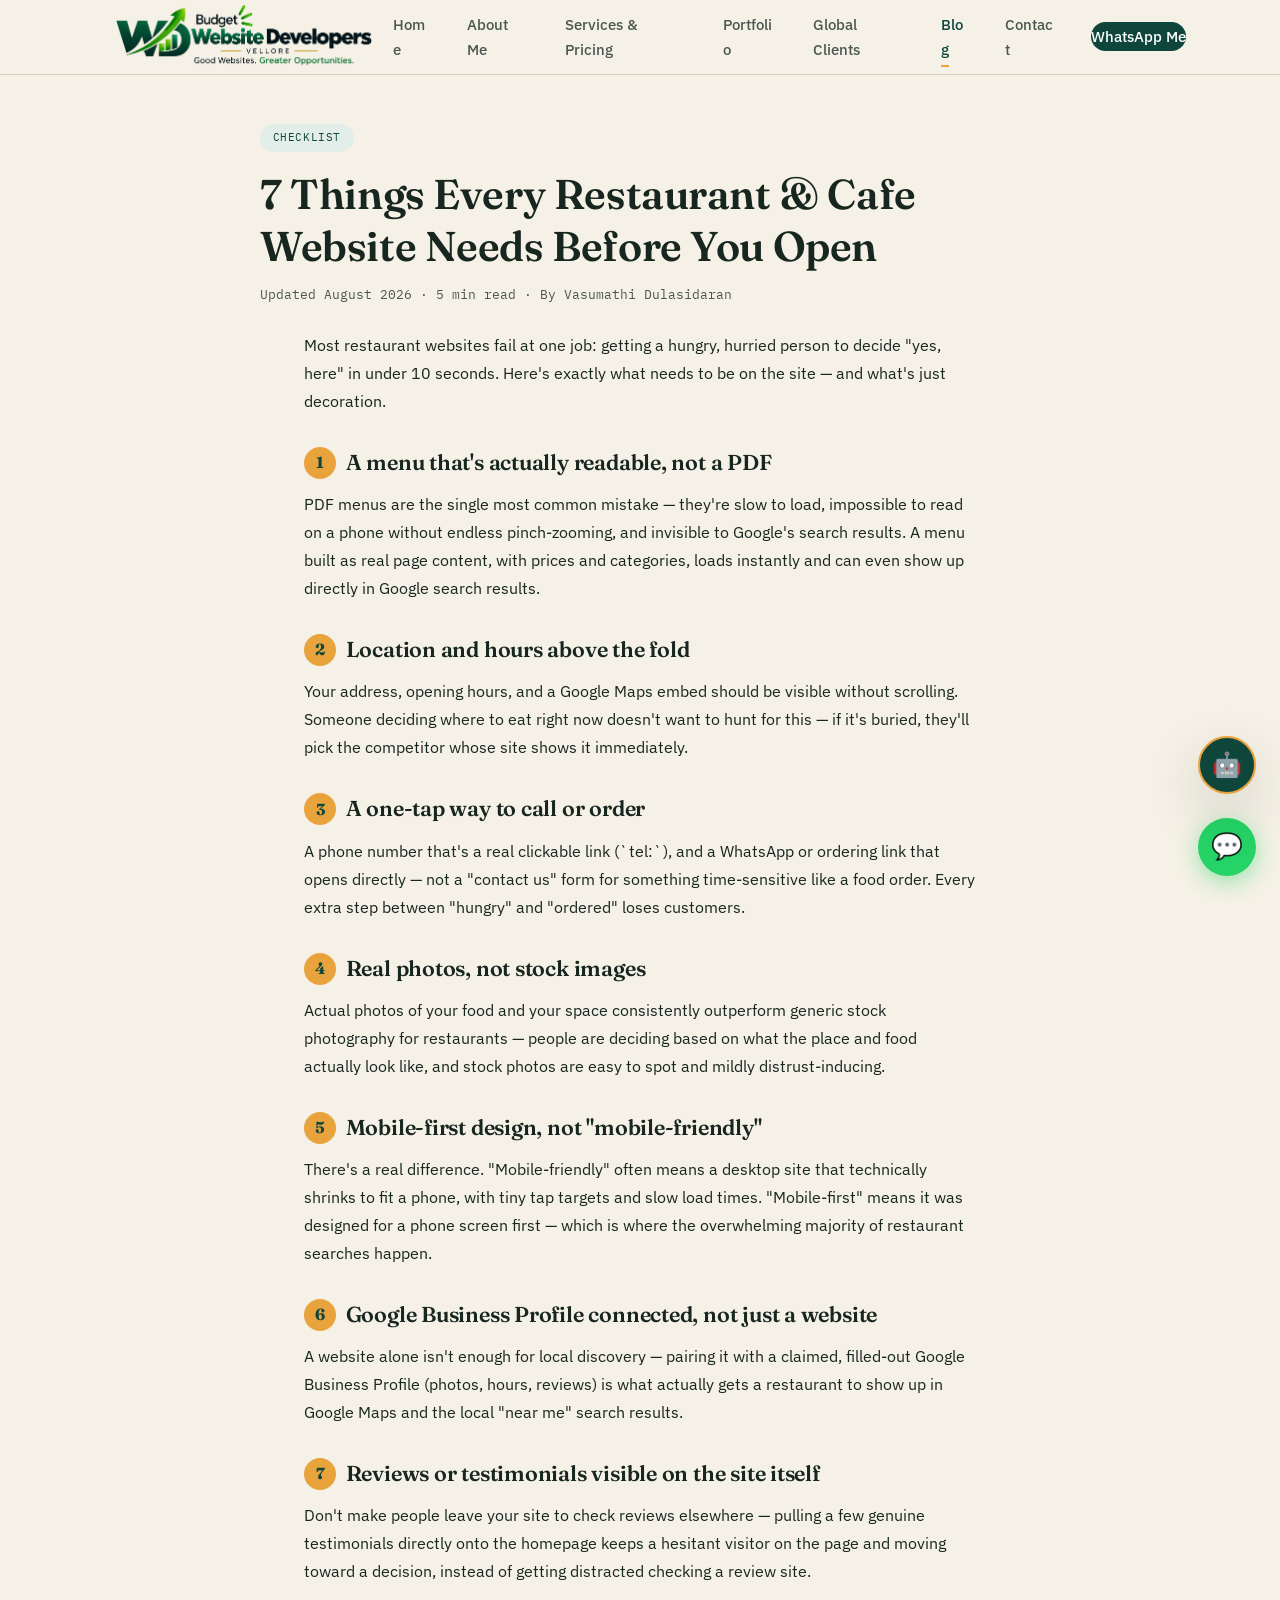
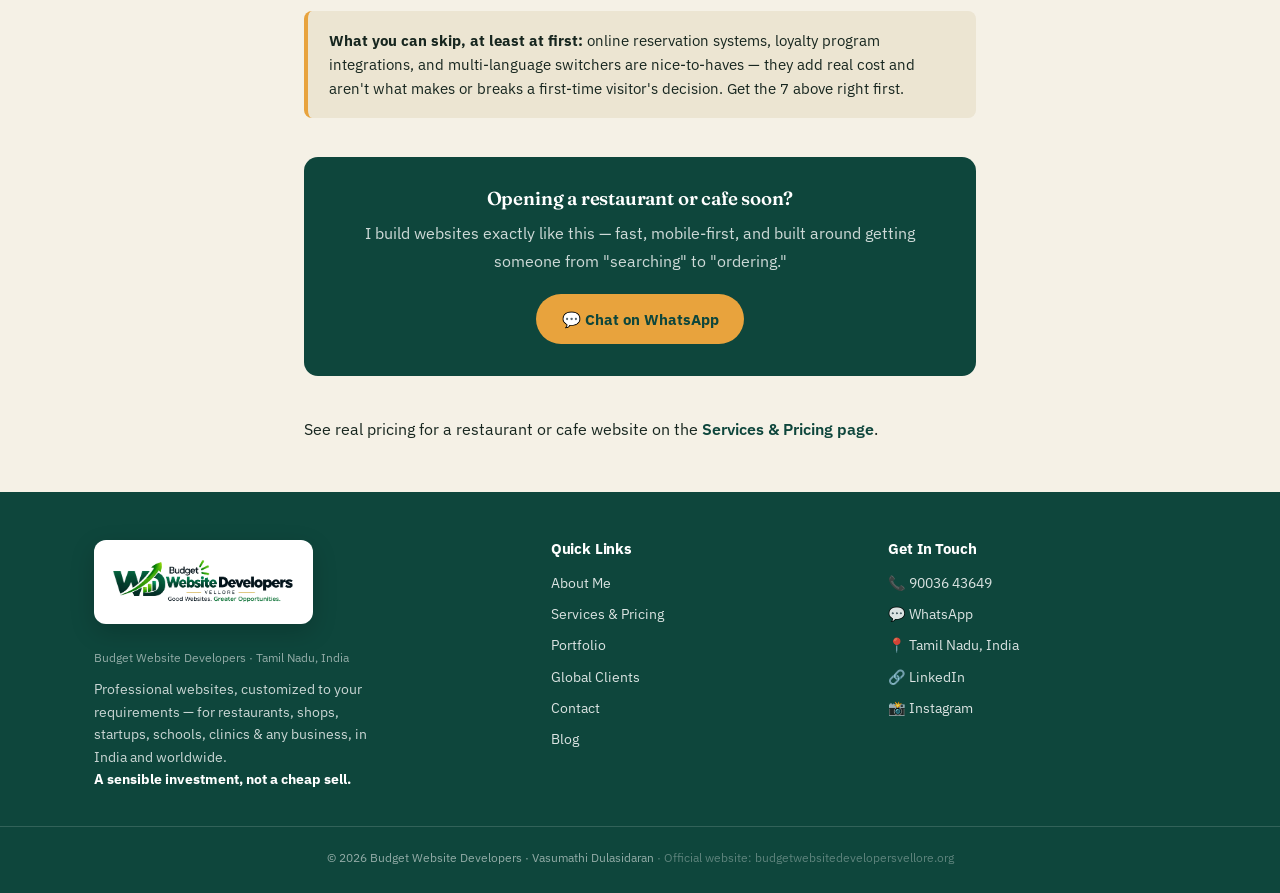
<file: blog/cafe-restaurant-website-checklist.html>
<!DOCTYPE html>
<html lang="en">
<head>
  <meta charset="UTF-8" />
  <meta name="viewport" content="width=device-width, initial-scale=1.0" />
  <meta name="google-site-verification" content="xr7_4LVCiftgjp5NkGRvG96FTxHsi5VYuT93rpDKlVk" />
  <link rel="canonical" href="https://budgetwebsitedevelopersvellore.org/blog/cafe-restaurant-website-checklist.html" />
  <link rel="icon" href="../images/favicon.ico" sizes="any" />
  <link rel="icon" href="../images/favicon-32.png" type="image/png" sizes="32x32" />
  <link rel="icon" href="../images/favicon-16.png" type="image/png" sizes="16x16" />
  <link rel="apple-touch-icon" href="../images/apple-touch-icon.png" />
  <meta property="og:type" content="article" />
  <meta property="og:site_name" content="Budget Website Developers" />
  <meta property="og:title" content="7 Things Every Restaurant Website Needs" />
  <meta property="og:description" content="A practical checklist for restaurant and cafe owners: what your website actually needs to bring customers through the door — menu, location, ordering and more." />
  <meta property="og:url" content="https://budgetwebsitedevelopersvellore.org/blog/cafe-restaurant-website-checklist.html" />
  <meta property="og:image" content="https://budgetwebsitedevelopersvellore.org/images/og-share.png" />
  <meta property="og:image:width" content="1200" />
  <meta property="og:image:height" content="630" />
  <meta name="twitter:card" content="summary_large_image" />
  <meta name="twitter:title" content="7 Things Every Restaurant Website Needs" />
  <meta name="twitter:description" content="A practical checklist for restaurant and cafe owners: what your website actually needs to bring customers through the door — menu, location, ordering and more." />
  <meta name="twitter:image" content="https://budgetwebsitedevelopersvellore.org/images/og-share.png" />
  <title>7 Things Every Restaurant Website Needs</title>
  <meta
    name="description"
    content="A practical checklist for restaurant and cafe owners: what your website actually needs to bring customers through the door — menu, location, ordering and more."
  />
  <link rel="preconnect" href="https://fonts.googleapis.com" />
  <link
    href="https://fonts.googleapis.com/css2?family=Fraunces:opsz,wght@9..144,500;9..144,600;9..144,700&family=IBM+Plex+Sans:wght@400;500;600;700&family=IBM+Plex+Mono:wght@500;600;700&display=swap"
    rel="stylesheet"
  />
  <link rel="stylesheet" href="../css/style.css" />
  <script type="application/ld+json">
  {
    "@context": "https://schema.org",
    "@type": "Article",
    "headline": "7 Things Every Restaurant & Cafe Website Needs Before You Open",
    "image": "https://budgetwebsitedevelopersvellore.org/images/og-share.png",
    "author": { "@type": "Person", "name": "Vasumathi Dulasidaran" },
    "publisher": { "@type": "Person", "name": "Vasumathi Dulasidaran" },
    "datePublished": "2026-08-14",
    "dateModified": "2026-08-14",
    "mainEntityOfPage": "https://budgetwebsitedevelopersvellore.org/blog/cafe-restaurant-website-checklist.html"
  }
  </script>
  <style>
    .post-hero { padding: 3rem 0 1.6rem; max-width: 760px; margin: 0 auto; }
    .post-hero .blog-tag { display:inline-block; font-family:"IBM Plex Mono",monospace; font-size:0.7rem; text-transform:uppercase; letter-spacing:0.05em; color:var(--teal); background:var(--teal-pale,#e7f1ee); padding:0.3rem 0.8rem; border-radius:20px; margin-bottom:1rem; }
    .post-hero h1 { font-size: clamp(1.9rem, 4vw, 2.6rem); line-height:1.25; margin-bottom:0.8rem; }
    .post-meta { font-size:0.82rem; color:var(--ink-soft); font-family:"IBM Plex Mono",monospace; }
    .post-body { max-width: 720px; margin: 0 auto; padding-bottom: 2rem; }
    .post-body h2 { font-size:1.35rem; margin:2rem 0 0.7rem; display:flex; align-items:center; gap:0.6rem; }
    .post-body .num { display:inline-flex; align-items:center; justify-content:center; width:2rem; height:2rem; background:var(--marigold); color:var(--teal); border-radius:50%; font-family:"Fraunces",serif; font-weight:700; font-size:1rem; flex-shrink:0; }
    .post-body p { font-size:1rem; line-height:1.75; color:var(--ink); margin-bottom:1.1rem; }
    .post-body ul { margin: 0 0 1.2rem 1.4rem; }
    .post-body li { font-size:0.98rem; line-height:1.7; margin-bottom:0.4rem; }
    .callout { background:var(--paper-d); border-left:4px solid var(--marigold); border-radius:8px; padding:1.1rem 1.3rem; margin:1.6rem 0; font-size:0.94rem; }
    .inline-cta { background:var(--teal); color:#fff; border-radius:var(--radius); padding:2rem 1.6rem; text-align:center; margin:2.4rem 0; }
    .inline-cta h3 { color:#fff; margin-bottom:0.6rem; }
    .inline-cta p { color:rgba(255,255,255,0.8); margin-bottom:1.2rem; }
  </style>
</head>
<body>
  <nav class="site-nav">
    <div class="nav-inner">
      <a href="../index.html" class="nav-logo"><span class="dot"><img src="../images/logo-mark.png" alt="Budget Website Developers by GD Technologies logo" class="nav-logo-mark" /> </a>
      <ul class="nav-links">
        <li><a href="../index.html">Home</a></li>
        <li><a href="../about.html">About Me</a></li>
        <li><a href="../services.html">Services &amp; Pricing</a></li>
        <li><a href="../portfolio.html">Portfolio</a></li>
        <li><a href="../global.html">Global Clients</a></li>
        <li><a href="index.html" class="active">Blog</a></li>
        <li><a href="../contact.html">Contact</a></li>
        <li><a href="https://wa.me/919003643649" target="_blank" class="nav-cta">WhatsApp Me</a></li>
      </ul>
      <button class="nav-burger" id="navBurger" aria-label="Menu"><span></span><span></span><span></span></button>
    </div>
    <div class="mobile-panel" id="mobilePanel">
      <a href="../index.html">Home</a>
      <a href="../about.html">About Me</a>
      <a href="../services.html">Services &amp; Pricing</a>
      <a href="../portfolio.html">Portfolio</a>
      <a href="../global.html">Global Clients</a>
      <a href="index.html">Blog</a>
      <a href="../contact.html">Contact</a>
      <a href="https://wa.me/919003643649" target="_blank">WhatsApp Me →</a>
    </div>
  </nav>

  <article>
    <div class="wrap post-hero">
      <span class="blog-tag">Checklist</span>
      <h1>7 Things Every Restaurant &amp; Cafe Website Needs Before You Open</h1>
      <div class="post-meta">Updated August 2026 · 5 min read · By Vasumathi Dulasidaran</div>
    </div>

    <div class="wrap post-body">
      <p>Most restaurant websites fail at one job: getting a hungry, hurried person to decide "yes, here" in under 10 seconds. Here's exactly what needs to be on the site — and what's just decoration.</p>

      <h2><span class="num">1</span> A menu that's actually readable, not a PDF</h2>
      <p>PDF menus are the single most common mistake — they're slow to load, impossible to read on a phone without endless pinch-zooming, and invisible to Google's search results. A menu built as real page content, with prices and categories, loads instantly and can even show up directly in Google search results.</p>

      <h2><span class="num">2</span> Location and hours above the fold</h2>
      <p>Your address, opening hours, and a Google Maps embed should be visible without scrolling. Someone deciding where to eat right now doesn't want to hunt for this — if it's buried, they'll pick the competitor whose site shows it immediately.</p>

      <h2><span class="num">3</span> A one-tap way to call or order</h2>
      <p>A phone number that's a real clickable link (`tel:`), and a WhatsApp or ordering link that opens directly — not a "contact us" form for something time-sensitive like a food order. Every extra step between "hungry" and "ordered" loses customers.</p>

      <h2><span class="num">4</span> Real photos, not stock images</h2>
      <p>Actual photos of your food and your space consistently outperform generic stock photography for restaurants — people are deciding based on what the place and food actually look like, and stock photos are easy to spot and mildly distrust-inducing.</p>

      <h2><span class="num">5</span> Mobile-first design, not "mobile-friendly"</h2>
      <p>There's a real difference. "Mobile-friendly" often means a desktop site that technically shrinks to fit a phone, with tiny tap targets and slow load times. "Mobile-first" means it was designed for a phone screen first — which is where the overwhelming majority of restaurant searches happen.</p>

      <h2><span class="num">6</span> Google Business Profile connected, not just a website</h2>
      <p>A website alone isn't enough for local discovery — pairing it with a claimed, filled-out Google Business Profile (photos, hours, reviews) is what actually gets a restaurant to show up in Google Maps and the local "near me" search results.</p>

      <h2><span class="num">7</span> Reviews or testimonials visible on the site itself</h2>
      <p>Don't make people leave your site to check reviews elsewhere — pulling a few genuine testimonials directly onto the homepage keeps a hesitant visitor on the page and moving toward a decision, instead of getting distracted checking a review site.</p>

      <div class="callout">
        <strong>What you can skip, at least at first:</strong> online reservation systems, loyalty program integrations, and multi-language switchers are nice-to-haves — they add real cost and aren't what makes or breaks a first-time visitor's decision. Get the 7 above right first.
      </div>

      <div class="inline-cta">
        <h3>Opening a restaurant or cafe soon?</h3>
        <p>I build websites exactly like this — fast, mobile-first, and built around getting someone from "searching" to "ordering."</p>
        <a href="https://wa.me/919003643649?text=Hi%20Vasumathi%2C%20I%20read%20your%20restaurant%20website%20checklist%20and%20wanted%20to%20talk%20about%20mine." target="_blank" class="btn" style="background:var(--marigold);color:var(--teal);font-weight:700;padding:0.8rem 1.6rem;border-radius:30px;display:inline-block;text-decoration:none">💬 Chat on WhatsApp</a>
      </div>

      <p>See real pricing for a restaurant or cafe website on the <a href="../services.html" style="color:var(--teal);font-weight:600">Services &amp; Pricing page</a>.</p>
    </div>
  </article>

  <footer>
    <div class="wrap footer-grid">
      <div>
        <div class="footer-logo-badge"><img src="../images/logo-mark.png" alt="Budget Website Developers, Vellore — logo" /></div>
        <div class="footer-legal-name">Budget Website Developers &middot; Tamil Nadu, India</div>
        <p class="footer-tagline">Professional websites, customized to your requirements — for restaurants, shops, startups, schools, clinics &amp; any business, in India and worldwide.<br /><strong>A sensible investment, not a cheap sell.</strong></p>
      </div>
      <div>
        <h4>Quick Links</h4>
        <ul>
          <li><a href="../about.html">About Me</a></li>
          <li><a href="../services.html">Services &amp; Pricing</a></li>
          <li><a href="../portfolio.html">Portfolio</a></li>
          <li><a href="../global.html">Global Clients</a></li>
          <li><a href="../contact.html">Contact</a></li>
          <li><a href="index.html">Blog</a></li>
        </ul>
      </div>
      <div>
        <h4>Get In Touch</h4>
        <ul>
          <li><a href="tel:+919003643649">📞 90036 43649</a></li>
          <li><a href="https://wa.me/919003643649" target="_blank">💬 WhatsApp</a></li>
          <li>📍 Tamil Nadu, India</li>
          <li><a href="https://www.linkedin.com/in/vasumathi-dulasidaran-817b8784/" target="_blank">🔗 LinkedIn</a></li>
          <li><a href="https://www.instagram.com/budgetwebsitedevelopers" target="_blank">📸 Instagram</a></li>
        </ul>
      </div>
    </div>
    <div class="footer-bottom">© 2026 Budget Website Developers · Vasumathi Dulasidaran <span style="opacity:0.6">· Official website: budgetwebsitedevelopersvellore.org</span></div>
  </footer>

  <a href="https://wa.me/919003643649?text=Hi%20Vasumathi%2C%20I%20am%20interested%20in%20a%20website%20for%20my%20business." class="wa-float" target="_blank" aria-label="WhatsApp">💬</a>

  <button class="bot-float" id="botToggle" aria-label="Chat with assistant">🤖</button>
  <div class="bot-panel" id="botPanel">
    <div class="bot-head">Quick Questions?<span class="sub">Instant answers, automated</span><button class="bot-close" id="botClose" aria-label="Close chat">✕</button></div>
    <div class="bot-body" id="botBody">
      <div class="bot-msg bot">Hi! I'm the site assistant for Budget Website Developers 👋 Ask me about pricing, delivery time, or what's included.</div>
    </div>
    <div class="bot-quick" id="botQuick">
      <button class="bot-chip" data-q="pricing">💰 Pricing</button>
      <button class="bot-chip" data-q="delivery">⏱️ Delivery time</button>
      <button class="bot-chip" data-q="process">🛠️ How it works</button>
      <button class="bot-chip" data-q="payment">💳 Payment terms</button>
      <button class="bot-chip" data-q="talk">📞 Talk to Vasu</button>
    </div>
  </div>

  <script src="../js/main.js"></script>
  <!-- Mobile Sticky Call/WhatsApp Bar -->
  <div class="mobile-cta-bar">
    <a href="tel:+919003643649" class="mcta-btn mcta-call">📞 Call Now</a>
    <a href="https://wa.me/919003643649?text=Hi%20Vasumathi%2C%20I%20want%20a%20website%20for%20my%20business." target="_blank" class="mcta-btn mcta-wa">💬 WhatsApp</a>
  </div>
</body>
</html>
</file>
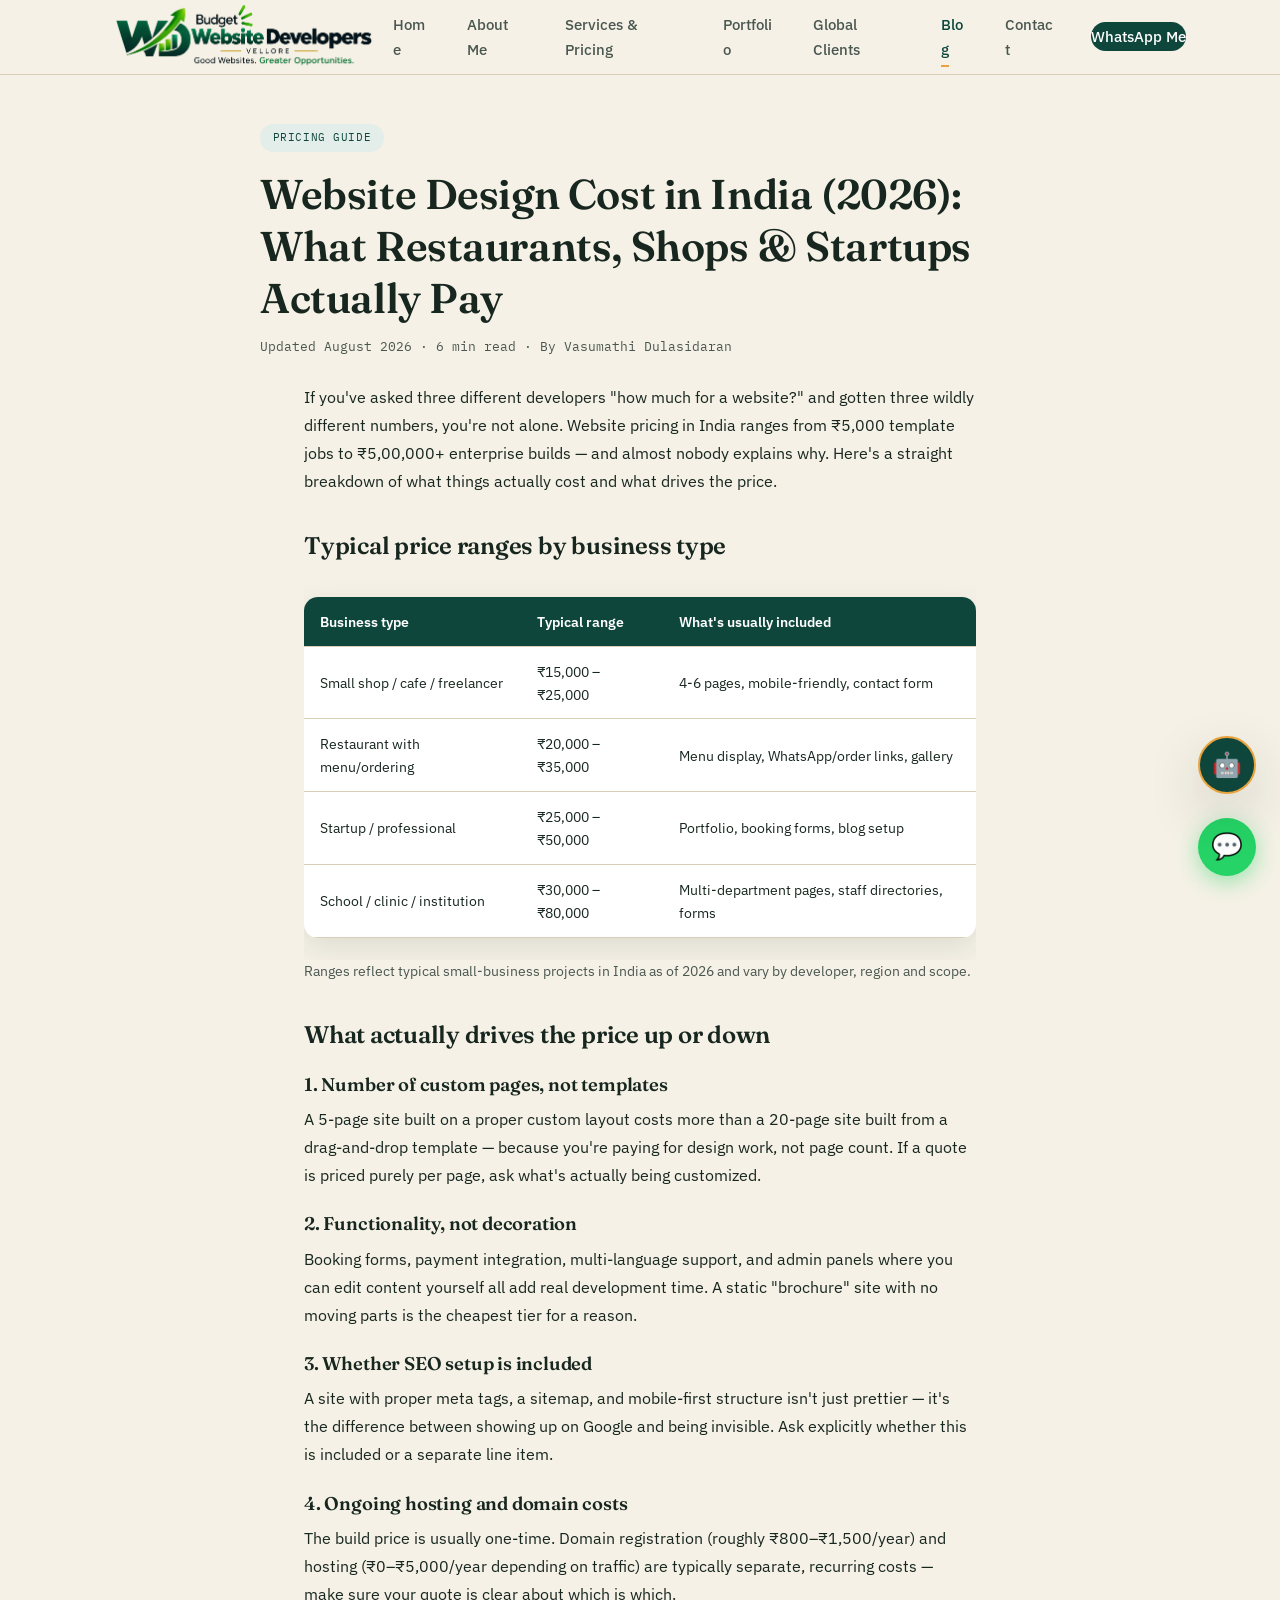
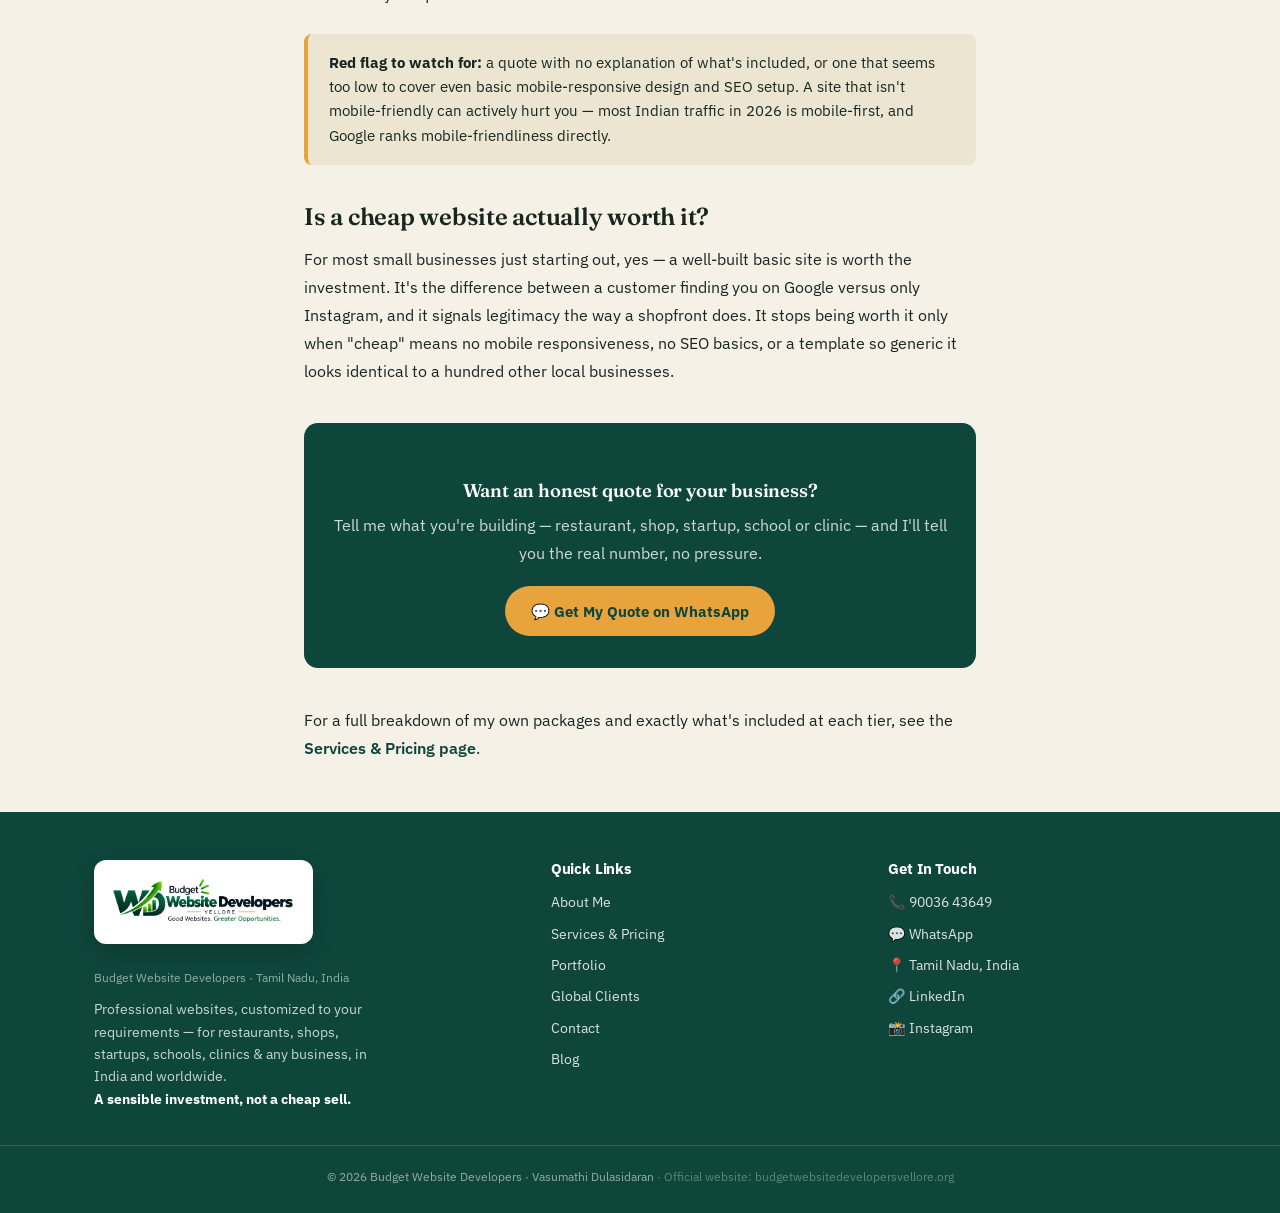
<file: blog/website-cost-guide-india.html>
<!DOCTYPE html>
<html lang="en">
<head>
  <meta charset="UTF-8" />
  <meta name="viewport" content="width=device-width, initial-scale=1.0" />
  <meta name="google-site-verification" content="xr7_4LVCiftgjp5NkGRvG96FTxHsi5VYuT93rpDKlVk" />
  <link rel="canonical" href="https://budgetwebsitedevelopersvellore.org/blog/website-cost-guide-india.html" />
  <link rel="icon" href="../images/favicon.ico" sizes="any" />
  <link rel="icon" href="../images/favicon-32.png" type="image/png" sizes="32x32" />
  <link rel="icon" href="../images/favicon-16.png" type="image/png" sizes="16x16" />
  <link rel="apple-touch-icon" href="../images/apple-touch-icon.png" />
  <meta property="og:type" content="article" />
  <meta property="og:site_name" content="Budget Website Developers" />
  <meta property="og:title" content="Website Design Cost in India (2026) — Pricing Guide" />
  <meta property="og:description" content="What a website actually costs in India in 2026 — real price ranges for restaurants, shops, startups, schools and clinics, and what drives the price up or down." />
  <meta property="og:url" content="https://budgetwebsitedevelopersvellore.org/blog/website-cost-guide-india.html" />
  <meta property="og:image" content="https://budgetwebsitedevelopersvellore.org/images/og-share.png" />
  <meta property="og:image:width" content="1200" />
  <meta property="og:image:height" content="630" />
  <meta name="twitter:card" content="summary_large_image" />
  <meta name="twitter:title" content="Website Design Cost in India (2026) — Pricing Guide" />
  <meta name="twitter:description" content="What a website actually costs in India in 2026 — real price ranges for restaurants, shops, startups, schools and clinics, and what drives the price up or down." />
  <meta name="twitter:image" content="https://budgetwebsitedevelopersvellore.org/images/og-share.png" />
  <title>Website Design Cost in India (2026) — Pricing Guide</title>
  <meta
    name="description"
    content="What a website actually costs in India in 2026 — real price ranges for restaurants, shops, startups, schools and clinics, and what drives the price up or down."
  />
  <link rel="preconnect" href="https://fonts.googleapis.com" />
  <link
    href="https://fonts.googleapis.com/css2?family=Fraunces:opsz,wght@9..144,500;9..144,600;9..144,700&family=IBM+Plex+Sans:wght@400;500;600;700&family=IBM+Plex+Mono:wght@500;600;700&display=swap"
    rel="stylesheet"
  />
  <link rel="stylesheet" href="../css/style.css" />
  <script type="application/ld+json">
  {
    "@context": "https://schema.org",
    "@type": "Article",
    "headline": "Website Design Cost in India (2026): What Restaurants, Shops & Startups Actually Pay",
    "image": "https://budgetwebsitedevelopersvellore.org/images/og-share.png",
    "author": { "@type": "Person", "name": "Vasumathi Dulasidaran" },
    "publisher": { "@type": "Person", "name": "Vasumathi Dulasidaran" },
    "datePublished": "2026-08-14",
    "dateModified": "2026-08-14",
    "mainEntityOfPage": "https://budgetwebsitedevelopersvellore.org/blog/website-cost-guide-india.html"
  }
  </script>
  <script type="application/ld+json">
  {
    "@context": "https://schema.org",
    "@type": "FAQPage",
    "mainEntity": [
      {
        "@type": "Question",
        "name": "How much does a basic business website cost in India?",
        "acceptedAnswer": { "@type": "Answer", "text": "A basic 4-6 page business website in India typically starts around ₹18,000 ($400), covering a home page, about, services, and contact page with mobile-friendly design." }
      },
      {
        "@type": "Question",
        "name": "Does website cost include hosting and domain?",
        "acceptedAnswer": { "@type": "Answer", "text": "Not always — check whether your quote includes domain registration and hosting, or only the design and development work. These are usually small recurring costs on top of the one-time build fee." }
      },
      {
        "@type": "Question",
        "name": "Is a cheap website worth it for a small business?",
        "acceptedAnswer": { "@type": "Answer", "text": "For most small businesses starting out, a well-built basic site is worth it — it establishes credibility and lets customers find you on Google. It's only a poor investment if it's built without mobile-friendliness or basic SEO setup." }
      }
    ]
  }
  </script>
  <style>
    .post-hero { padding: 3rem 0 1.6rem; max-width: 760px; margin: 0 auto; }
    .post-hero .blog-tag { display:inline-block; font-family:"IBM Plex Mono",monospace; font-size:0.7rem; text-transform:uppercase; letter-spacing:0.05em; color:var(--teal); background:var(--teal-pale,#e7f1ee); padding:0.3rem 0.8rem; border-radius:20px; margin-bottom:1rem; }
    .post-hero h1 { font-size: clamp(1.9rem, 4vw, 2.6rem); line-height:1.25; margin-bottom:0.8rem; }
    .post-meta { font-size:0.82rem; color:var(--ink-soft); font-family:"IBM Plex Mono",monospace; }
    .post-body { max-width: 720px; margin: 0 auto; padding-bottom: 2rem; }
    .post-body h2 { font-size:1.5rem; margin:2.4rem 0 0.9rem; }
    .post-body h3 { font-size:1.15rem; margin:1.6rem 0 0.6rem; }
    .post-body p { font-size:1rem; line-height:1.75; color:var(--ink); margin-bottom:1.1rem; }
    .post-body ul, .post-body ol { margin: 0 0 1.2rem 1.4rem; }
    .post-body li { font-size:0.98rem; line-height:1.7; margin-bottom:0.4rem; }
    .price-table { width:100%; border-collapse:collapse; margin:1.4rem 0; background:var(--white); border-radius:var(--radius); overflow:hidden; box-shadow:var(--shadow); }
    .price-table th, .price-table td { padding:0.8rem 1rem; text-align:left; border-bottom:1px solid var(--line); font-size:0.9rem; }
    .price-table th { background:var(--teal); color:#fff; font-weight:600; }
    .table-scroll { overflow-x:auto; -webkit-overflow-scrolling:touch; }
    .callout { background:var(--paper-d); border-left:4px solid var(--marigold); border-radius:8px; padding:1.1rem 1.3rem; margin:1.6rem 0; font-size:0.94rem; }
    .inline-cta { background:var(--teal); color:#fff; border-radius:var(--radius); padding:2rem 1.6rem; text-align:center; margin:2.4rem 0; }
    .inline-cta h3 { color:#fff; margin-bottom:0.6rem; }
    .inline-cta p { color:rgba(255,255,255,0.8); margin-bottom:1.2rem; }
    @media (max-width:600px){ .price-table{ font-size:0.82rem; min-width:480px; } }
  </style>
</head>
<body>
  <nav class="site-nav">
    <div class="nav-inner">
      <a href="../index.html" class="nav-logo"><img src="../images/logo-mark.png" alt="Budget Website Developers by GD Technologies logo" class="nav-logo-mark" /> </a>
      <ul class="nav-links">
        <li><a href="../index.html">Home</a></li>
        <li><a href="../about.html">About Me</a></li>
        <li><a href="../services.html">Services &amp; Pricing</a></li>
        <li><a href="../portfolio.html">Portfolio</a></li>
        <li><a href="../global.html">Global Clients</a></li>
        <li><a href="index.html" class="active">Blog</a></li>
        <li><a href="../contact.html">Contact</a></li>
        <li><a href="https://wa.me/919003643649" target="_blank" class="nav-cta">WhatsApp Me</a></li>
      </ul>
      <button class="nav-burger" id="navBurger" aria-label="Menu"><span></span><span></span><span></span></button>
    </div>
    <div class="mobile-panel" id="mobilePanel">
      <a href="../index.html">Home</a>
      <a href="../about.html">About Me</a>
      <a href="../services.html">Services &amp; Pricing</a>
      <a href="../portfolio.html">Portfolio</a>
      <a href="../global.html">Global Clients</a>
      <a href="index.html">Blog</a>
      <a href="../contact.html">Contact</a>
      <a href="https://wa.me/919003643649" target="_blank">WhatsApp Me →</a>
    </div>
  </nav>

  <article>
    <div class="wrap post-hero">
      <span class="blog-tag">Pricing Guide</span>
      <h1>Website Design Cost in India (2026): What Restaurants, Shops &amp; Startups Actually Pay</h1>
      <div class="post-meta">Updated August 2026 · 6 min read · By Vasumathi Dulasidaran</div>
    </div>

    <div class="wrap post-body">
      <p>If you've asked three different developers "how much for a website?" and gotten three wildly different numbers, you're not alone. Website pricing in India ranges from ₹5,000 template jobs to ₹5,00,000+ enterprise builds — and almost nobody explains why. Here's a straight breakdown of what things actually cost and what drives the price.</p>

      <h2>Typical price ranges by business type</h2>
      <div class="table-scroll">
        <table class="price-table">
          <thead><tr><th>Business type</th><th>Typical range</th><th>What's usually included</th></tr></thead>
          <tbody>
            <tr><td>Small shop / cafe / freelancer</td><td>₹15,000 – ₹25,000</td><td>4-6 pages, mobile-friendly, contact form</td></tr>
            <tr><td>Restaurant with menu/ordering</td><td>₹20,000 – ₹35,000</td><td>Menu display, WhatsApp/order links, gallery</td></tr>
            <tr><td>Startup / professional</td><td>₹25,000 – ₹50,000</td><td>Portfolio, booking forms, blog setup</td></tr>
            <tr><td>School / clinic / institution</td><td>₹30,000 – ₹80,000</td><td>Multi-department pages, staff directories, forms</td></tr>
          </tbody>
        </table>
      </div>
      <p style="font-size:0.85rem;color:var(--ink-soft)">Ranges reflect typical small-business projects in India as of 2026 and vary by developer, region and scope.</p>

      <h2>What actually drives the price up or down</h2>
      <h3>1. Number of custom pages, not templates</h3>
      <p>A 5-page site built on a proper custom layout costs more than a 20-page site built from a drag-and-drop template — because you're paying for design work, not page count. If a quote is priced purely per page, ask what's actually being customized.</p>

      <h3>2. Functionality, not decoration</h3>
      <p>Booking forms, payment integration, multi-language support, and admin panels where you can edit content yourself all add real development time. A static "brochure" site with no moving parts is the cheapest tier for a reason.</p>

      <h3>3. Whether SEO setup is included</h3>
      <p>A site with proper meta tags, a sitemap, and mobile-first structure isn't just prettier — it's the difference between showing up on Google and being invisible. Ask explicitly whether this is included or a separate line item.</p>

      <h3>4. Ongoing hosting and domain costs</h3>
      <p>The build price is usually one-time. Domain registration (roughly ₹800–₹1,500/year) and hosting (₹0–₹5,000/year depending on traffic) are typically separate, recurring costs — make sure your quote is clear about which is which.</p>

      <div class="callout">
        <strong>Red flag to watch for:</strong> a quote with no explanation of what's included, or one that seems too low to cover even basic mobile-responsive design and SEO setup. A site that isn't mobile-friendly can actively hurt you — most Indian traffic in 2026 is mobile-first, and Google ranks mobile-friendliness directly.
      </div>

      <h2>Is a cheap website actually worth it?</h2>
      <p>For most small businesses just starting out, yes — a well-built basic site is worth the investment. It's the difference between a customer finding you on Google versus only Instagram, and it signals legitimacy the way a shopfront does. It stops being worth it only when "cheap" means no mobile responsiveness, no SEO basics, or a template so generic it looks identical to a hundred other local businesses.</p>

      <div class="inline-cta">
        <h3>Want an honest quote for your business?</h3>
        <p>Tell me what you're building — restaurant, shop, startup, school or clinic — and I'll tell you the real number, no pressure.</p>
        <a href="https://wa.me/919003643649?text=Hi%20Vasumathi%2C%20I%20read%20your%20pricing%20guide%20and%20wanted%20a%20quote%20for%20my%20business." target="_blank" class="btn" style="background:var(--marigold);color:var(--teal);font-weight:700;padding:0.8rem 1.6rem;border-radius:30px;display:inline-block;text-decoration:none">💬 Get My Quote on WhatsApp</a>
      </div>

      <p>For a full breakdown of my own packages and exactly what's included at each tier, see the <a href="../services.html" style="color:var(--teal);font-weight:600">Services &amp; Pricing page</a>.</p>
    </div>
  </article>

  <footer>
    <div class="wrap footer-grid">
      <div>
        <div class="footer-logo-badge"><img src="../images/logo-mark.png" alt="Budget Website Developers, Vellore — logo" /></div>
        <div class="footer-legal-name">Budget Website Developers &middot; Tamil Nadu, India</div>
        <p class="footer-tagline">Professional websites, customized to your requirements — for restaurants, shops, startups, schools, clinics &amp; any business, in India and worldwide.<br /><strong>A sensible investment, not a cheap sell.</strong></p>
      </div>
      <div>
        <h4>Quick Links</h4>
        <ul>
          <li><a href="../about.html">About Me</a></li>
          <li><a href="../services.html">Services &amp; Pricing</a></li>
          <li><a href="../portfolio.html">Portfolio</a></li>
          <li><a href="../global.html">Global Clients</a></li>
          <li><a href="../contact.html">Contact</a></li>
          <li><a href="index.html">Blog</a></li>
        </ul>
      </div>
      <div>
        <h4>Get In Touch</h4>
        <ul>
          <li><a href="tel:+919003643649">📞 90036 43649</a></li>
          <li><a href="https://wa.me/919003643649" target="_blank">💬 WhatsApp</a></li>
          <li>📍 Tamil Nadu, India</li>
          <li><a href="https://www.linkedin.com/in/vasumathi-dulasidaran-817b8784/" target="_blank">🔗 LinkedIn</a></li>
          <li><a href="https://www.instagram.com/budgetwebsitedevelopers" target="_blank">📸 Instagram</a></li>
        </ul>
      </div>
    </div>
    <div class="footer-bottom">© 2026 Budget Website Developers · Vasumathi Dulasidaran <span style="opacity:0.6">· Official website: budgetwebsitedevelopersvellore.org</span></div>
  </footer>

  <a href="https://wa.me/919003643649?text=Hi%20Vasumathi%2C%20I%20am%20interested%20in%20a%20website%20for%20my%20business." class="wa-float" target="_blank" aria-label="WhatsApp">💬</a>

  <button class="bot-float" id="botToggle" aria-label="Chat with assistant">🤖</button>
  <div class="bot-panel" id="botPanel">
    <div class="bot-head">Quick Questions?<span class="sub">Instant answers, automated</span><button class="bot-close" id="botClose" aria-label="Close chat">✕</button></div>
    <div class="bot-body" id="botBody">
      <div class="bot-msg bot">Hi! I'm the site assistant for Budget Website Developers 👋 Ask me about pricing, delivery time, or what's included.</div>
    </div>
    <div class="bot-quick" id="botQuick">
      <button class="bot-chip" data-q="pricing">💰 Pricing</button>
      <button class="bot-chip" data-q="delivery">⏱️ Delivery time</button>
      <button class="bot-chip" data-q="process">🛠️ How it works</button>
      <button class="bot-chip" data-q="payment">💳 Payment terms</button>
      <button class="bot-chip" data-q="talk">📞 Talk to Vasu</button>
    </div>
  </div>

  <script src="../js/main.js"></script>
  <!-- Mobile Sticky Call/WhatsApp Bar -->
  <div class="mobile-cta-bar">
    <a href="tel:+919003643649" class="mcta-btn mcta-call">📞 Call Now</a>
    <a href="https://wa.me/919003643649?text=Hi%20Vasumathi%2C%20I%20want%20a%20website%20for%20my%20business." target="_blank" class="mcta-btn mcta-wa">💬 WhatsApp</a>
  </div>
</body>
</html>
</file>
<file: css/style.css>
/* ============================================================
   DESIGN PLAN — Budget Website Developers, 5-page site
   Subject: solo Tamil Nadu web developer, ex-corporate (Bangalore),
   builds for schools/clinics/local businesses, fast (3-day) delivery,
   WhatsApp-first, honest local pricing.
   Audience: school principals, clinic owners, shop/business owners —
   trust-driven, not deeply technical, respond to plain proof + speed.

   SIGNATURE IDEA: a "delivery receipt / parcel tracking" motif.
   Her core promise is fast, trackable delivery ("3 days* as per
   requirements received") — treated literally, like a courier
   docket: perforated ticket cards, checkpoint trackers, stamped
   status labels, monospace tracking numbers. This is grounded in
   her real differentiator and is common local vernacular (courier /
   parcel tracking), not a generic dev-portfolio trope.

   COLOR (named, not cream+terracotta / near-black+neon / broadsheet):
     --paper   #F5F1E6  warm receipt-paper sand (background)
     --ink     #17261F  deep green-black (text)
     --teal    #0E463C  deep emerald (primary — institutional trust,
                         echoes school/clinic client base)
     --teal-l  #1C6F5C  lighter teal (hovers, secondary)
     --marigold#E8A33D  marigold/saffron (accent, CTAs — Tamil Nadu
                         festival warmth, distinct from prior navy/gold)
     --brick   #B5482B  brick stamp red (small "verified/delivered"
                         stamps, urgency accents only)
     --line    #D9CFB8  dashed receipt-line / border color
     --white   #FFFFFF

   TYPE:
     Display: "Fraunces" (warm, serious serif, used at large sizes,
       optical sizing) — headlines only.
     Body: "IBM Plex Sans" — humanist, credible, legible on phones.
     Utility/mono: "IBM Plex Mono" — tracking numbers, stamps, labels.

   LAYOUT SIGNATURE: hero on Home is a tilted "shipping ticket" card
     (Order / Status / ETA) instead of a generic stat-gradient hero.
     Process sections use a horizontal checkpoint tracker (a real
     sequence, so numbering is justified) instead of decorative 01/02/03.
   ============================================================ */

:root {
  --paper: #f5f1e6;
  --paper-d: #ece5d2;
  --ink: #17261f;
  --ink-soft: #4a5750;
  --teal: #0e463c;
  --teal-l: #1c6f5c;
  --teal-pale: #e3ede9;
  --marigold: #e8a33d;
  --marigold-d: #c9832a;
  --brick: #b5482b;
  --line: #d9cfb8;
  --white: #ffffff;
  --shadow: 0 10px 30px rgba(23, 38, 31, 0.1);
  --shadow-lg: 0 20px 55px rgba(23, 38, 31, 0.16);
  --radius: 14px;
}

* {
  margin: 0;
  padding: 0;
  box-sizing: border-box;
}

html {
  scroll-behavior: smooth;
}

body {
  background: var(--paper);
  color: var(--ink);
  font-family: "IBM Plex Sans", sans-serif;
  font-size: 16px;
  line-height: 1.6;
  -webkit-font-smoothing: antialiased;
  overflow-x: hidden;
}

h1,
h2,
h3,
h4 {
  font-family: "Fraunces", serif;
  color: var(--ink);
  line-height: 1.12;
  font-weight: 600;
  letter-spacing: -0.01em;
}

a {
  color: inherit;
  text-decoration: none;
}

img {
  max-width: 100%;
  display: block;
}

.mono {
  font-family: "IBM Plex Mono", monospace;
}

.wrap {
  max-width: 1140px;
  margin: 0 auto;
  padding: 0 1.5rem;
}

section {
  padding: 5.5rem 0;
}

@media (max-width: 720px) {
  section {
    padding: 3.4rem 0;
  }
}

/* ---------- NAV ---------- */
.site-nav {
  position: sticky;
  top: 0;
  z-index: 500;
  background: rgba(245, 241, 230, 0.92);
  backdrop-filter: blur(10px);
  border-bottom: 1px solid var(--line);
}

.nav-inner {
  max-width: 1140px;
  margin: 0 auto;
  padding: 0 1.5rem;
  height: 74px;
  display: flex;
  align-items: center;
  justify-content: space-between;
}

.nav-logo {
  font-family: "Fraunces", serif;
  font-weight: 700;
  font-size: 1.05rem;
  color: var(--teal);
  display: flex;
  align-items: center;
  gap: 0.6rem;
  white-space: nowrap;
}

.nav-logo-text {
  display: flex;
  flex-direction: column;
  line-height: 1.15;
}

.nav-logo-credit {
  font-family: "IBM Plex Sans", sans-serif;
  font-weight: 500;
  font-size: 0.62rem;
  letter-spacing: 0.02em;
  color: var(--ink-soft);
  margin-top: 0.1rem;
}

.nav-logo-mark {
  width: 300px;
  height: 90px;
  border-radius: 9px;
  display: block;
  flex-shrink: 0;
  object-fit: contain;
}

.nav-links {
  display: flex;
  align-items: center;
  gap: 2.1rem;
  list-style: none;
}

.nav-links a {
  font-weight: 500;
  font-size: 0.92rem;
  color: var(--ink-soft);
  position: relative;
  padding: 0.3rem 0;
}

.nav-links a:hover,
.nav-links a.active {
  color: var(--teal);
}

.nav-links a.active::after {
  content: "";
  position: absolute;
  bottom: -3px;
  left: 0;
  right: 0;
  height: 2px;
  background: var(--marigold);
}

.nav-cta {
  background: var(--teal);
  color: var(--white) !important;
  padding: 0.6rem 1.15rem;
  border-radius: 30px;
  font-weight: 600;
  font-size: 0.85rem;
  white-space: nowrap;
}

.nav-cta:hover {
  background: var(--teal-l);
}

.nav-burger {
  display: none;
  flex-direction: column;
  gap: 5px;
  background: none;
  border: none;
  cursor: pointer;
  padding: 0.4rem;
}

.nav-burger span {
  width: 24px;
  height: 2px;
  background: var(--ink);
}

.mobile-panel {
  display: none;
  flex-direction: column;
  background: var(--paper);
  border-bottom: 1px solid var(--line);
  padding: 0.5rem 1.5rem 1.2rem;
}

.mobile-panel.open {
  display: flex;
}

.mobile-panel a {
  padding: 0.75rem 0;
  border-bottom: 1px solid var(--line);
  font-weight: 500;
}

@media (max-width: 1100px) and (min-width: 861px) {
  .nav-logo {
    font-size: 0.92rem;
  }
  .nav-links {
    gap: 1.1rem;
  }
  .nav-links a {
    font-size: 0.82rem;
  }
}

@media (max-width: 860px) {
  .nav-links {
    display: none;
  }
  .nav-burger {
    display: flex;
  }
}

@media (max-width: 400px) {
  .nav-logo {
    font-size: 1rem;
  }
}

/* ---------- BUTTONS ---------- */
.btn {
  display: inline-flex;
  align-items: center;
  gap: 0.5rem;
  padding: 0.85rem 1.6rem;
  border-radius: 30px;
  font-weight: 600;
  font-size: 0.95rem;
  cursor: pointer;
  border: none;
  transition: transform 0.15s, box-shadow 0.15s;
}

.btn:hover {
  transform: translateY(-2px);
}

.btn-primary {
  background: var(--marigold);
  color: var(--teal);
  box-shadow: 0 8px 24px rgba(232, 163, 61, 0.35);
}

.btn-primary:hover {
  background: var(--marigold-d);
}

.btn-dark {
  background: var(--teal);
  color: var(--white);
  box-shadow: 0 8px 24px rgba(14, 70, 60, 0.3);
}

.btn-dark:hover {
  background: var(--teal-l);
}

.btn-ghost {
  background: transparent;
  border: 1.5px solid var(--ink);
  color: var(--ink);
}

.btn-ghost:hover {
  border-color: var(--teal);
  color: var(--teal);
}

/* ---------- EYEBROW / TAGS ---------- */
.eyebrow {
  font-family: "IBM Plex Mono", monospace;
  font-size: 0.72rem;
  letter-spacing: 0.14em;
  text-transform: uppercase;
  color: var(--teal-l);
  background: var(--teal-pale);
  display: inline-flex;
  align-items: center;
  gap: 0.4rem;
  padding: 0.35rem 0.75rem;
  border-radius: 30px;
  margin-bottom: 1rem;
}

.eyebrow::before {
  content: "●";
  color: var(--marigold);
  font-size: 0.6rem;
}

.sec-title {
  font-size: clamp(1.7rem, 3.4vw, 2.5rem);
  margin-bottom: 0.7rem;
}

.sec-sub {
  color: var(--ink-soft);
  max-width: 620px;
  font-size: 1.02rem;
  margin-bottom: 2.6rem;
}

.center {
  text-align: center;
  margin-left: auto;
  margin-right: auto;
}

/* ---------- RECEIPT / TICKET CARD (signature element) ---------- */
.ticket {
  background: var(--white);
  border-radius: var(--radius);
  box-shadow: var(--shadow-lg);
  position: relative;
  padding: 1.8rem 1.9rem;
  border: 1px solid var(--line);
}

.ticket::before,
.ticket::after {
  content: "";
  position: absolute;
  width: 26px;
  height: 26px;
  background: var(--paper);
  border-radius: 50%;
  top: 50%;
  transform: translateY(-50%);
}

.ticket::before {
  left: -13px;
}

.ticket::after {
  right: -13px;
}

.ticket-title {
  font-family: "IBM Plex Mono", monospace;
  font-size: 0.7rem;
  text-transform: uppercase;
  letter-spacing: 0.1em;
  color: var(--ink-soft);
  display: flex;
  justify-content: space-between;
  margin-bottom: 0.9rem;
}

.ticket-row {
  display: flex;
  justify-content: space-between;
  align-items: center;
  flex-wrap: wrap;
  gap: 0.4rem;
  padding: 0.55rem 0;
  border-bottom: 1px dashed var(--line);
  font-size: 0.9rem;
}

.ticket-row:last-child {
  border-bottom: none;
}

.ticket-row .k {
  color: var(--ink-soft);
  font-family: "IBM Plex Mono", monospace;
  font-size: 0.72rem;
  text-transform: uppercase;
  letter-spacing: 0.06em;
}

.ticket-row .v {
  font-weight: 600;
  text-align: right;
}

.stamp {
  font-family: "IBM Plex Mono", monospace;
  font-size: 0.68rem;
  font-weight: 700;
  letter-spacing: 0.06em;
  text-transform: uppercase;
  padding: 0.25rem 0.6rem;
  border-radius: 5px;
  border: 1.5px solid currentColor;
}

.stamp.ok {
  color: var(--teal);
}

.stamp.wait {
  color: var(--brick);
}

/* ---------- CHECKPOINT TRACKER (process) ---------- */
.tracker {
  display: flex;
  justify-content: space-between;
  position: relative;
  margin-top: 1rem;
}

.tracker::before {
  content: "";
  position: absolute;
  top: 17px;
  left: 5%;
  right: 5%;
  height: 2px;
  background: repeating-linear-gradient(
    to right,
    var(--line) 0 8px,
    transparent 8px 14px
  );
}

.tcheck {
  position: relative;
  flex: 1;
  text-align: center;
  padding: 0 0.4rem;
}

.tcheck .dot {
  width: 36px;
  height: 36px;
  border-radius: 50%;
  background: var(--teal);
  color: var(--white);
  display: flex;
  align-items: center;
  justify-content: center;
  margin: 0 auto 0.9rem;
  font-family: "IBM Plex Mono", monospace;
  font-weight: 700;
  font-size: 0.85rem;
  position: relative;
  z-index: 1;
  border: 4px solid var(--paper);
}

.tcheck h4 {
  font-size: 0.95rem;
  margin-bottom: 0.3rem;
}

.tcheck p {
  font-size: 0.8rem;
  color: var(--ink-soft);
}

@media (max-width: 720px) {
  .tracker {
    flex-direction: column;
    gap: 1.6rem;
    align-items: flex-start;
  }
  .tracker::before {
    display: none;
  }
  .tcheck {
    display: flex;
    text-align: left;
    gap: 1rem;
    align-items: flex-start;
  }
  .tcheck .dot {
    margin: 0;
    flex-shrink: 0;
  }
}

/* ---------- CARDS ---------- */
.card {
  background: var(--white);
  border-radius: var(--radius);
  border: 1px solid var(--line);
  box-shadow: var(--shadow);
}

.grid-2 {
  display: grid;
  grid-template-columns: 1fr 1fr;
  gap: 2.5rem;
  align-items: center;
}

.grid-3 {
  display: grid;
  grid-template-columns: repeat(3, 1fr);
  gap: 1.6rem;
}

@media (max-width: 860px) {
  .grid-2,
  .grid-3 {
    grid-template-columns: 1fr;
  }
}

/* ---------- WHY BUDGET ---------- */
.wb-quote {
  font-family: "Fraunces", serif;
  font-weight: 600;
  font-size: 1.55rem;
  line-height: 1.5;
  color: var(--ink);
  text-align: center;
  max-width: 740px;
  margin: 2rem auto 2.6rem;
  padding: 0 1.6rem;
  position: relative;
}

.wb-quote::before {
  content: "\201C";
  font-family: "Fraunces", serif;
  font-size: 4.2rem;
  font-weight: 700;
  color: var(--marigold);
  opacity: 0.55;
  position: absolute;
  left: -0.3rem;
  top: -1.8rem;
  line-height: 1;
}

.wb-grid {
  display: grid;
  grid-template-columns: repeat(3, 1fr);
  gap: 1.4rem;
  max-width: 920px;
  margin: 0 auto;
}

.wb-card {
  background: var(--white);
  border: 1px solid var(--line);
  border-radius: var(--radius);
  padding: 1.7rem 1.4rem;
  text-align: center;
  transition: transform 0.2s, box-shadow 0.2s;
}

.wb-card:hover {
  transform: translateY(-4px);
  box-shadow: var(--shadow);
}

.wb-ic {
  font-size: 1.6rem;
  margin-bottom: 0.75rem;
}

.wb-card h4 {
  font-family: "IBM Plex Sans", sans-serif;
  font-size: 1rem;
  font-weight: 700;
  color: var(--ink);
  margin-bottom: 0.5rem;
}

.wb-card p {
  font-size: 0.87rem;
  line-height: 1.65;
  color: var(--ink-soft);
}

.wb-tagline {
  text-align: center;
  margin: 2.4rem auto 0;
  font-family: "Fraunces", serif;
  font-weight: 700;
  font-size: 1.2rem;
  color: var(--ink-soft);
  position: relative;
  padding-top: 1.6rem;
  max-width: 420px;
}

.wb-tagline::before {
  content: "";
  position: absolute;
  top: 0;
  left: 50%;
  transform: translateX(-50%);
  width: 46px;
  height: 3px;
  background: var(--marigold);
  border-radius: 2px;
}

.wb-tagline span {
  color: var(--ink);
}

@media (max-width: 720px) {
  .wb-grid {
    grid-template-columns: 1fr;
  }
  .wb-quote {
    font-size: 1.25rem;
  }
}

/* ---------- FOOTER ---------- */
footer {
  background: var(--teal);
  color: rgba(255, 255, 255, 0.85);
  padding: 3rem 0 1.6rem;
}

.footer-grid {
  display: grid;
  grid-template-columns: 1.4fr 1fr 1fr;
  gap: 2.5rem;
  margin-bottom: 2.2rem;
}

.footer-grid h4 {
  color: var(--white);
  font-size: 0.95rem;
  margin-bottom: 0.9rem;
  font-family: "IBM Plex Sans", sans-serif;
  font-weight: 700;
}

.footer-grid ul {
  list-style: none;
}

.footer-grid li {
  margin-bottom: 0.55rem;
  font-size: 0.88rem;
}

.footer-grid a:hover {
  color: var(--marigold);
}

.footer-logo {
  font-family: "Fraunces", serif;
  font-weight: 700;
  font-size: 1.2rem;
  color: var(--white);
  margin-bottom: 0.2rem;
}

.footer-logo-badge {
  display: inline-block;
  background: var(--white);
  padding: 0.65rem 0.9rem;
  border-radius: 12px;
  box-shadow: 0 8px 24px rgba(0, 0, 0, 0.18);
  margin-bottom: 1rem;
}

.footer-logo-badge img {
  display: block;
  width: 190px;
  max-width: 100%;
  height: auto;
}

.footer-tagline {
  font-size: 0.85rem;
  line-height: 1.65;
  max-width: 290px;
  color: rgba(255, 255, 255, 0.78);
  margin-top: 0.6rem;
}

.footer-tagline strong {
  color: var(--white);
  font-weight: 700;
}

/* ---------- SERVICE TAGS + COLLAPSIBLE SERVICE-AREA LIST ---------- */
.service-tags {
  display: flex;
  flex-wrap: wrap;
  justify-content: center;
  gap: 0.65rem;
  max-width: 780px;
  margin: 2rem auto 0;
}

.service-tag {
  background: var(--white);
  border: 1px solid var(--line);
  color: var(--ink);
  padding: 0.55rem 1.1rem;
  border-radius: 999px;
  font-size: 0.85rem;
  font-weight: 600;
  white-space: nowrap;
  transition: background 0.2s, color 0.2s, border-color 0.2s, transform 0.2s;
}

.service-tag:hover {
  background: var(--teal);
  border-color: var(--teal);
  color: var(--white);
  transform: translateY(-2px);
}

.area-details {
  max-width: 780px;
  margin: 2rem auto 0;
  background: var(--white);
  border: 1px solid var(--line);
  border-radius: var(--radius);
  padding: 1.1rem 1.5rem;
}

.area-details summary {
  cursor: pointer;
  list-style: none;
  display: flex;
  align-items: center;
  justify-content: space-between;
  gap: 1rem;
  font-weight: 700;
  font-size: 0.92rem;
  color: var(--ink);
}

.area-details summary::-webkit-details-marker {
  display: none;
}

.area-details summary::after {
  content: "+";
  flex-shrink: 0;
  font-size: 1.3rem;
  line-height: 1;
  color: var(--teal);
}

.area-details[open] summary::after {
  content: "\2212";
}

.area-details[open] summary {
  margin-bottom: 0.9rem;
}

.area-details p {
  font-size: 0.82rem;
  line-height: 1.75;
  color: var(--ink-soft);
  margin-top: 0.8rem;
}

.area-details p:first-of-type {
  margin-top: 0;
}

.footer-legal-name {
  font-size: 0.75rem;
  color: rgba(255, 255, 255, 0.55);
  margin-bottom: 0.7rem;
}

.footer-bottom {
  border-top: 1px solid rgba(255, 255, 255, 0.15);
  padding-top: 1.3rem;
  font-size: 0.78rem;
  text-align: center;
  color: rgba(255, 255, 255, 0.55);
}

@media (max-width: 720px) {
  .footer-grid {
    grid-template-columns: 1fr;
  }
}

/* ---------- FLOATING WHATSAPP + CHATBOT ---------- */
.wa-float {
  position: fixed;
  bottom: 1.5rem;
  right: 1.5rem;
  z-index: 998;
  width: 58px;
  height: 58px;
  border-radius: 50%;
  background: #25d366;
  color: #fff;
  display: flex;
  align-items: center;
  justify-content: center;
  font-size: 1.6rem;
  box-shadow: 0 6px 22px rgba(37, 211, 102, 0.45);
  animation: wpulse 2.4s infinite;
}

@keyframes wpulse {
  0% {
    box-shadow: 0 0 0 0 rgba(37, 211, 102, 0.5);
  }
  70% {
    box-shadow: 0 0 0 14px rgba(37, 211, 102, 0);
  }
  100% {
    box-shadow: 0 0 0 0 rgba(37, 211, 102, 0);
  }
}

.bot-float {
  position: fixed;
  bottom: 6.6rem;
  right: 1.5rem;
  z-index: 999;
  width: 58px;
  height: 58px;
  border-radius: 50%;
  background: var(--teal);
  border: 2px solid var(--marigold);
  color: var(--marigold);
  display: flex;
  align-items: center;
  justify-content: center;
  font-size: 1.5rem;
  cursor: pointer;
  box-shadow: var(--shadow-lg);
}

.bot-panel {
  position: fixed;
  bottom: 6.6rem;
  right: 1.5rem;
  z-index: 1000;
  width: 320px;
  max-width: calc(100vw - 2rem);
  max-height: 440px;
  background: var(--white);
  border-radius: 14px;
  box-shadow: var(--shadow-lg);
  display: none;
  flex-direction: column;
  overflow: hidden;
  border: 1px solid var(--line);
}

.bot-panel.open {
  display: flex;
}

.bot-head {
  background: var(--teal);
  color: var(--white);
  padding: 0.9rem 1rem;
  display: flex;
  align-items: center;
  justify-content: space-between;
  font-weight: 700;
  font-size: 0.85rem;
}

.bot-head span.sub {
  display: block;
  font-weight: 500;
  font-size: 0.68rem;
  color: rgba(255, 255, 255, 0.6);
  margin-top: 0.1rem;
}

.bot-close {
  background: none;
  border: none;
  color: rgba(255, 255, 255, 0.7);
  font-size: 1.1rem;
  cursor: pointer;
}

.bot-body {
  flex: 1;
  overflow-y: auto;
  padding: 0.9rem;
  background: var(--paper);
  display: flex;
  flex-direction: column;
  gap: 0.6rem;
}

.bot-msg {
  max-width: 85%;
  padding: 0.55rem 0.8rem;
  border-radius: 10px;
  font-size: 0.8rem;
  line-height: 1.5;
}

.bot-msg.bot {
  background: var(--white);
  border: 1px solid var(--line);
  align-self: flex-start;
  border-bottom-left-radius: 2px;
}

.bot-msg.user {
  background: var(--marigold);
  color: var(--teal);
  align-self: flex-end;
  border-bottom-right-radius: 2px;
  font-weight: 600;
}

.bot-quick {
  display: flex;
  flex-wrap: wrap;
  gap: 0.4rem;
  padding: 0.7rem 0.9rem;
  border-top: 1px solid var(--line);
  background: var(--white);
}

.bot-chip {
  border: 1px solid var(--line);
  background: var(--paper);
  color: var(--ink);
  font-size: 0.72rem;
  font-weight: 600;
  padding: 0.4rem 0.7rem;
  border-radius: 20px;
  cursor: pointer;
}

.bot-chip:hover {
  border-color: var(--marigold);
  color: var(--marigold-d);
}

/* ---------- SCROLL REVEAL ---------- */
.reveal {
  opacity: 0;
  transform: translateY(24px);
  transition: opacity 0.7s ease, transform 0.7s ease;
}

.reveal.in {
  opacity: 1;
  transform: translateY(0);
}

@media (prefers-reduced-motion: reduce) {
  .reveal {
    opacity: 1;
    transform: none;
    transition: none;
  }
  .wa-float {
    animation: none;
  }
}

@media (max-width: 480px) {
  .ticket::before,
  .ticket::after {
    display: none;
  }
  .ticket-wrap {
    transform: none !important;
  }
  .ticket {
    padding: 1.4rem 1.2rem;
  }
}

:focus-visible {
  outline: 3px solid var(--marigold);
  outline-offset: 2px;
}

/* ---------- TRUST ELEMENTS (shared) ---------- */
.verify-chip {
  display: inline-flex;
  align-items: center;
  gap: 0.3rem;
  background: var(--teal-pale);
  color: var(--teal);
  font-size: 0.7rem;
  font-weight: 700;
  padding: 0.25rem 0.6rem;
  border-radius: 20px;
  margin-top: 0.5rem;
}

.verify-chip:hover {
  background: var(--marigold);
  color: var(--teal);
}

.trust-grid2 {
  display: grid;
  grid-template-columns: repeat(2, 1fr);
  gap: 1.1rem;
}

.trust-card {
  background: var(--white);
  border: 1px solid var(--line);
  border-radius: 12px;
  padding: 1.2rem 1.3rem;
  display: flex;
  gap: 0.9rem;
  align-items: flex-start;
}

.trust-card .ic {
  font-size: 1.4rem;
  flex-shrink: 0;
}

.trust-card h4 {
  font-size: 0.95rem;
  margin-bottom: 0.25rem;
}

.trust-card p {
  font-size: 0.82rem;
  color: var(--ink-soft);
}

@media (max-width: 720px) {
  .trust-grid2 {
    grid-template-columns: 1fr;
  }
}

/* ---------- TRUST BADGE STRIP ---------- */
.badge-strip {
  display: flex;
  flex-wrap: wrap;
  gap: 0.6rem;
  margin-top: 1.2rem;
}

.tbadge {
  display: inline-flex;
  align-items: center;
  gap: 0.35rem;
  background: var(--white);
  border: 1px solid var(--line);
  padding: 0.35rem 0.75rem;
  border-radius: 20px;
  font-size: 0.72rem;
  font-weight: 600;
  color: var(--ink-soft);
}

/* ---------- RESULT CHIPS (portfolio outcomes) ---------- */
.result-chips {
  display: flex;
  flex-wrap: wrap;
  gap: 0.4rem;
  margin: 0.7rem 0;
}

.result-chip {
  font-size: 0.68rem;
  font-weight: 700;
  background: var(--teal-pale);
  color: var(--teal);
  padding: 0.28rem 0.6rem;
  border-radius: 14px;
  white-space: nowrap;
}

/* ---------- URGENCY NOTE ---------- */
.urgency-note {
  display: inline-flex;
  align-items: center;
  gap: 0.4rem;
  background: rgba(232, 163, 61, 0.15);
  border: 1px dashed var(--marigold-d);
  color: var(--marigold-d);
  font-weight: 700;
  font-size: 0.82rem;
  padding: 0.5rem 1rem;
  border-radius: 20px;
  margin-top: 1.1rem;
}

/* ---------- KEYWORD STRIP ---------- */
.keyword-strip {
  display: flex;
  flex-wrap: wrap;
  gap: 0.5rem;
  justify-content: center;
  margin-top: 1.3rem;
}

.keyword-pill {
  font-size: 0.75rem;
  font-weight: 600;
  color: var(--teal);
  background: var(--white);
  border: 1px solid var(--line);
  padding: 0.35rem 0.8rem;
  border-radius: 20px;
  text-decoration: none;
  display: inline-block;
  transition: background 0.15s ease, color 0.15s ease;
}
a.keyword-pill:hover {
  background: var(--teal);
  color: var(--white);
}

/* ---------- MOBILE STICKY CALL / WHATSAPP BAR ---------- */
.mobile-cta-bar {
  display: none;
}

@media (max-width: 720px) {
  .mobile-cta-bar {
    display: flex;
    position: fixed;
    bottom: 0;
    left: 0;
    right: 0;
    z-index: 997;
    background: var(--white);
    border-top: 1px solid var(--line);
    box-shadow: 0 -6px 20px rgba(23, 38, 31, 0.15);
  }
  .mcta-btn {
    flex: 1;
    text-align: center;
    padding: 0.85rem 0.5rem;
    font-weight: 700;
    font-size: 0.85rem;
    font-family: "IBM Plex Sans", sans-serif;
    text-decoration: none;
  }
  .mcta-call {
    color: var(--teal);
    background: var(--paper);
    border-right: 1px solid var(--line);
  }
  .mcta-wa {
    color: #fff;
    background: #25d366;
  }
  body {
    padding-bottom: 3.6rem;
  }
  .wa-float {
    bottom: 5.4rem;
  }
  .bot-float {
    bottom: 10.4rem;
  }
  .bot-panel {
    bottom: 10.4rem;
  }
}
/* ============================================================
   GLOBAL RESPONSIVE SAFETY NET
   Catches small-screen issues not covered by per-component
   breakpoints above: overflow, tap targets, tables, long text.
   ============================================================ */

/* Prevent any element from forcing horizontal scroll on the page */
html, body {
  overflow-x: hidden;
  max-width: 100%;
}

/* Images and media never overflow their container */
img, video, svg, iframe {
  max-width: 100%;
  height: auto;
}

/* Any table not already wrapped gets a horizontal scroll instead of
   breaking layout on narrow screens */
table {
  display: block;
  max-width: 100%;
  overflow-x: auto;
  -webkit-overflow-scrolling: touch;
}

/* Long words/URLs (e.g. in testimonials or footer text) wrap instead
   of overflowing their container on narrow screens */
p, li, h1, h2, h3, h4, .nav-links a, .footer-grid a {
  overflow-wrap: break-word;
  word-break: break-word;
}

/* Tap targets: ensure links/buttons stay comfortably tappable on
   touch screens (Apple/Google guidance: ~44px minimum) */
@media (max-width: 720px) {
  .nav-links a,
  .mobile-panel a,
  .btn,
  .nav-cta,
  .faq-q,
  .bot-chip {
    min-height: 44px;
    display: inline-flex;
    align-items: center;
  }
}

/* Smallest phones (<= 400px): tighten padding and font sizes further
   so nothing feels cramped or clipped */
@media (max-width: 400px) {
  .wrap {
    padding-left: 1rem;
    padding-right: 1rem;
  }
  h1 {
    font-size: clamp(1.6rem, 8vw, 2rem) !important;
  }
  .btn, .nav-cta {
    padding: 0.7rem 1.1rem;
    font-size: 0.85rem;
  }
  .mobile-cta-bar .mcta-btn {
    font-size: 0.78rem;
    padding: 0.75rem 0.4rem;
  }
}

/* Any remaining multi-column grid without an explicit mobile
   override collapses to a single column below 600px, as a fallback */
@media (max-width: 600px) {
  .blog-grid,
  .values-grid,
  .core-values,
  .mv-grid,
  .tier-mini,
  .addon-grid,
  .pr-grid,
  .trust-grid2,
  .footer-grid {
    grid-template-columns: 1fr !important;
  }
}

/* Floating WhatsApp/chat buttons: keep clear of the mobile sticky
   call/WhatsApp bar and off small-screen edges */
@media (max-width: 480px) {
  .wa-float, .bot-float, .bot-panel {
    right: 1rem;
  }
  .bot-panel {
    width: calc(100vw - 2rem);
    max-width: 340px;
  }
}

/* ============================================================
   "WHO I BUILD FOR" SECTION (homepage)
   ============================================================ */
.who-grid {
  display: grid;
  grid-template-columns: repeat(3, 1fr);
  gap: 1.4rem;
  margin-top: 2rem;
}
.who-card {
  background: var(--white);
  border: 1px solid var(--line);
  border-radius: var(--radius);
  padding: 1.6rem 1.4rem;
  text-align: center;
  transition: transform 0.2s ease, box-shadow 0.2s ease;
}
.who-card:hover {
  transform: translateY(-4px);
  box-shadow: var(--shadow-lg);
}
.who-ic {
  font-size: 2rem;
  margin-bottom: 0.6rem;
}
.who-card h3 {
  font-family: "Fraunces", serif;
  font-size: 1.08rem;
  margin-bottom: 0.4rem;
}
.who-card p {
  font-size: 0.86rem;
  color: var(--ink-soft);
  line-height: 1.55;
}
@media (max-width: 860px) {
  .who-grid { grid-template-columns: 1fr 1fr; }
}
@media (max-width: 480px) {
  .who-grid { grid-template-columns: 1fr; }
}
</file>
